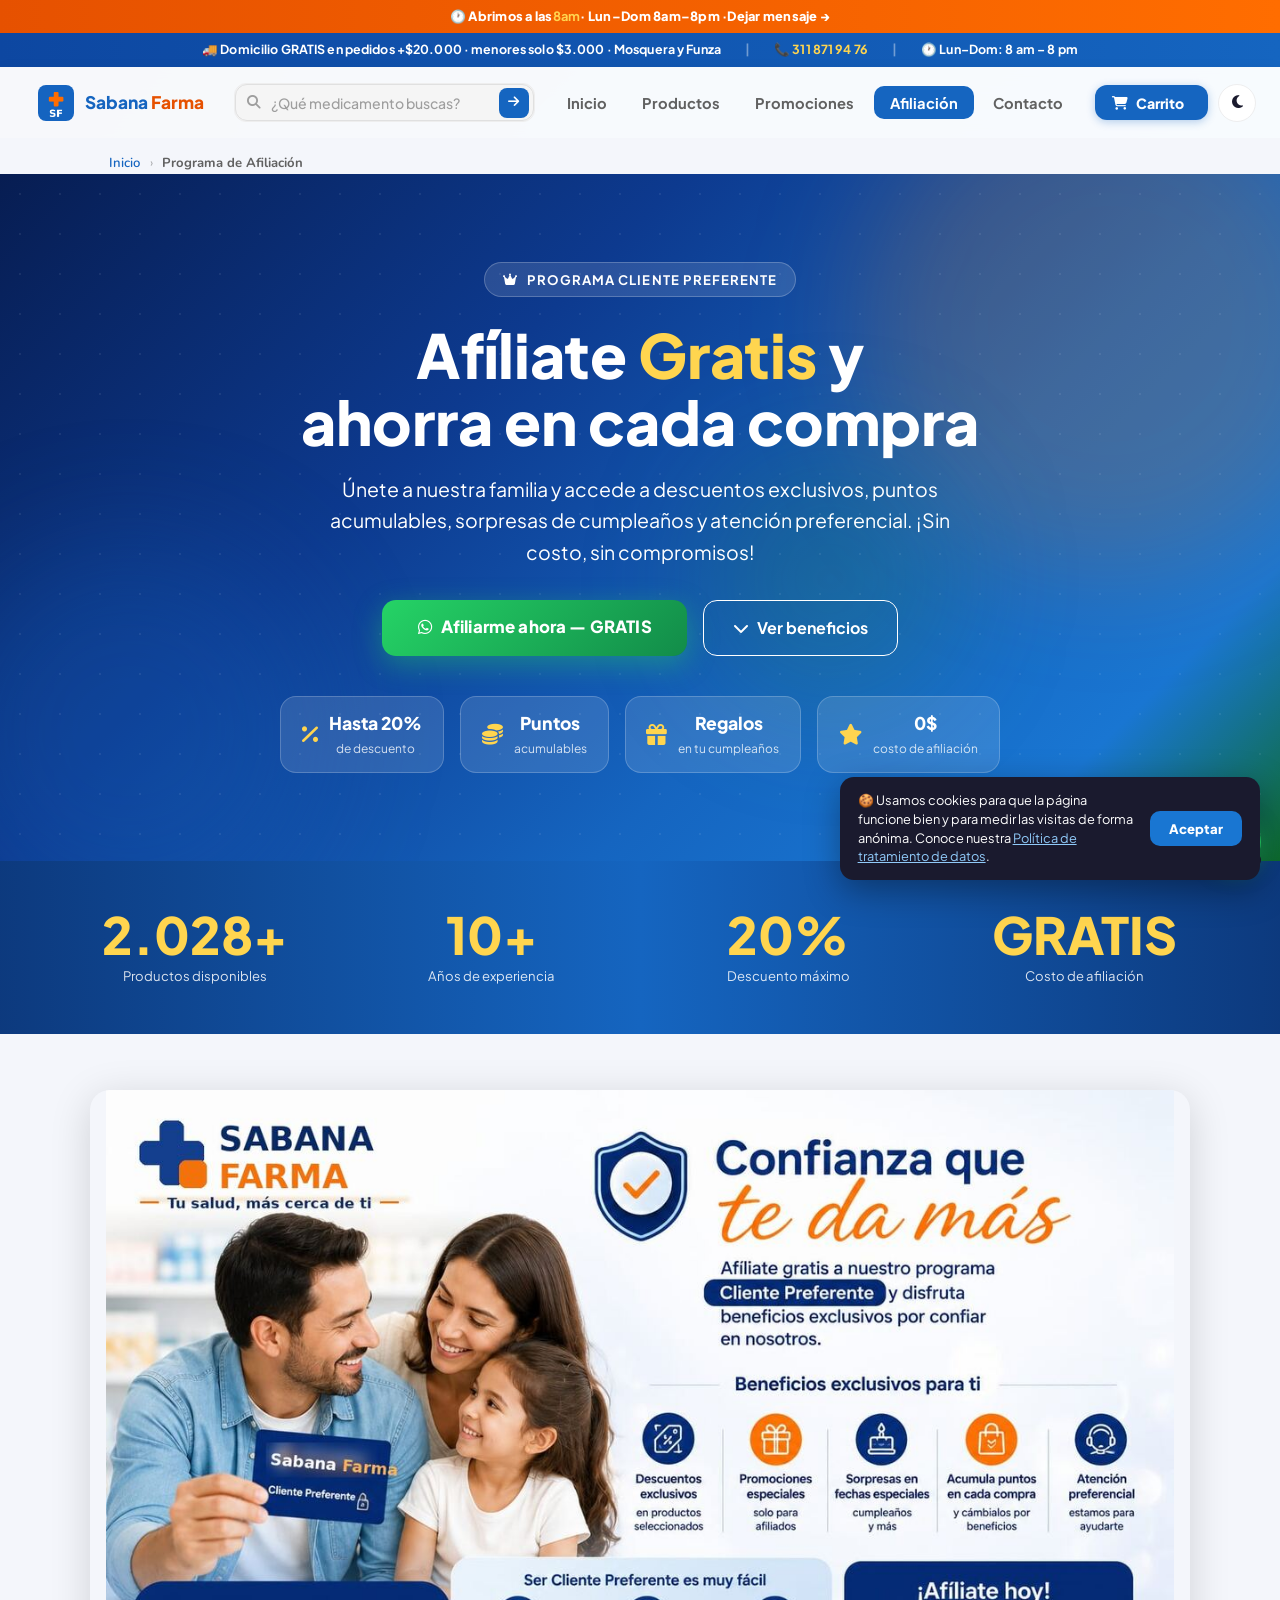
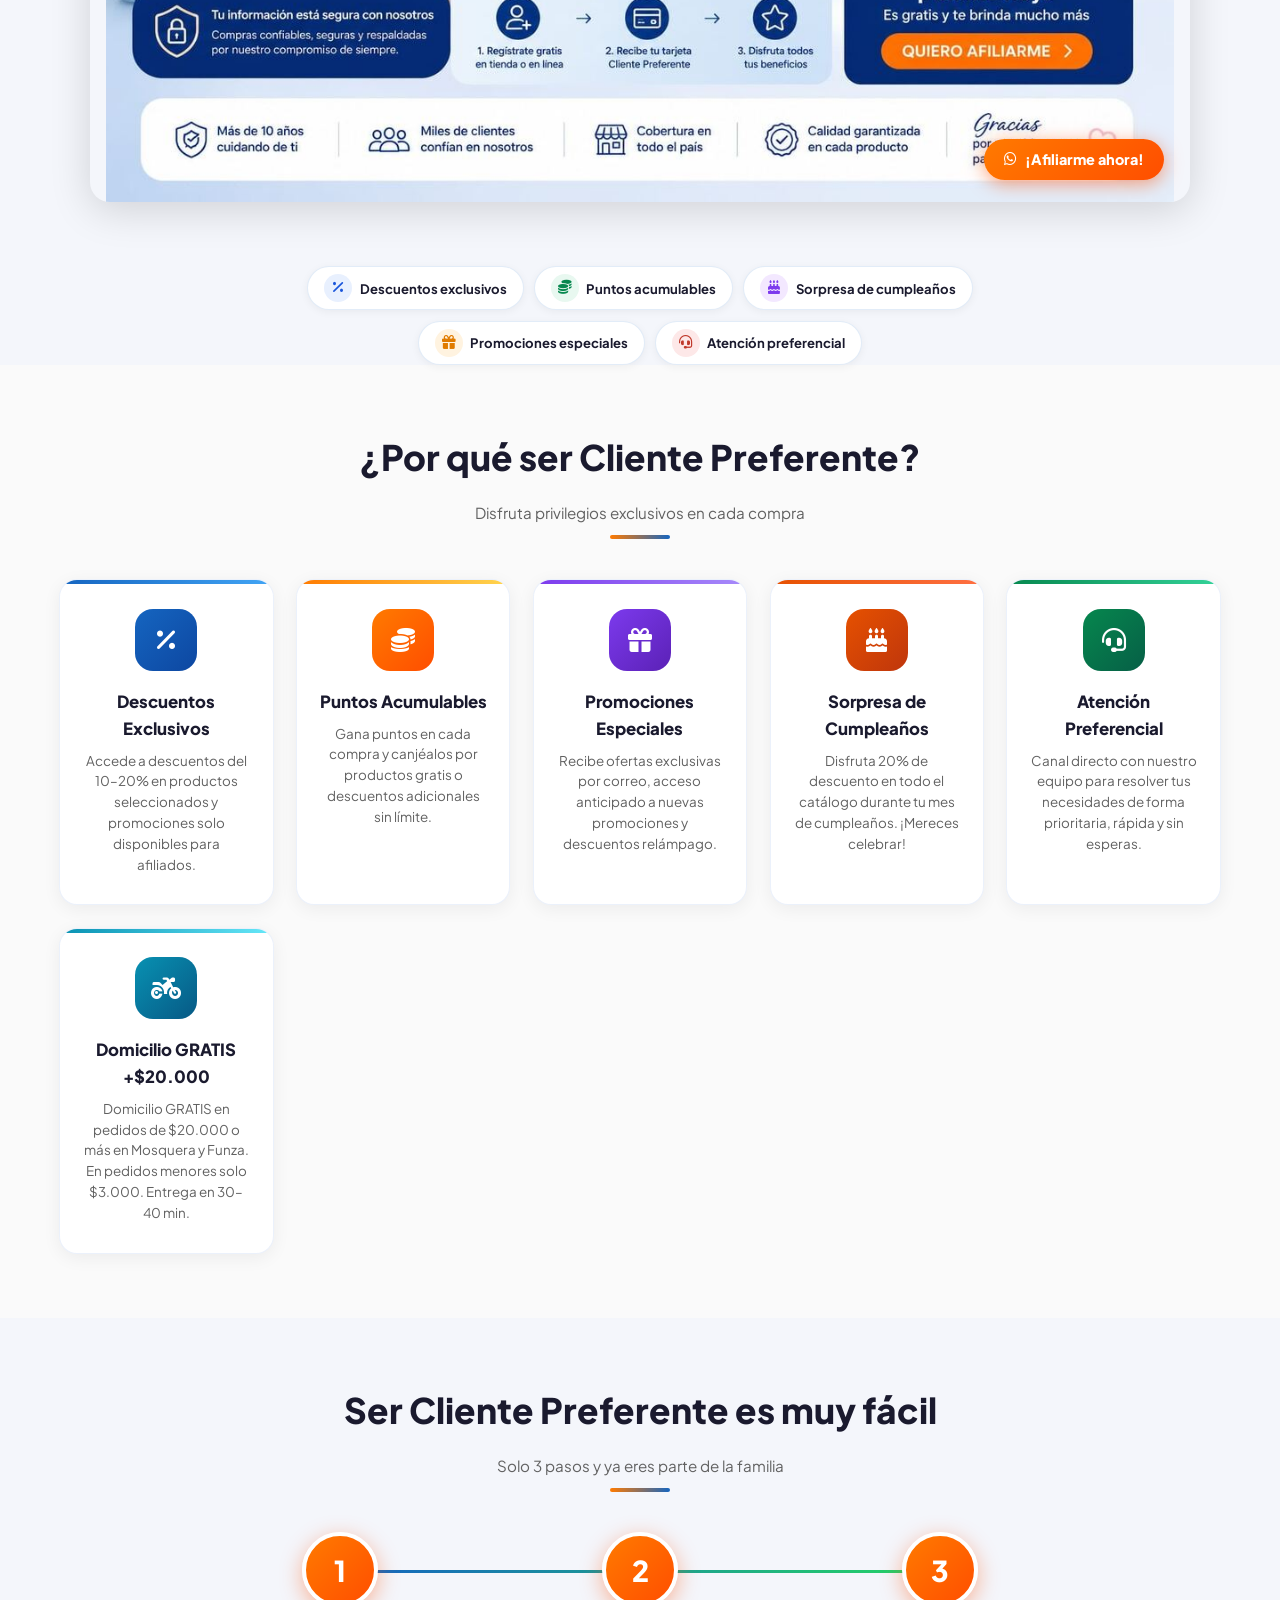
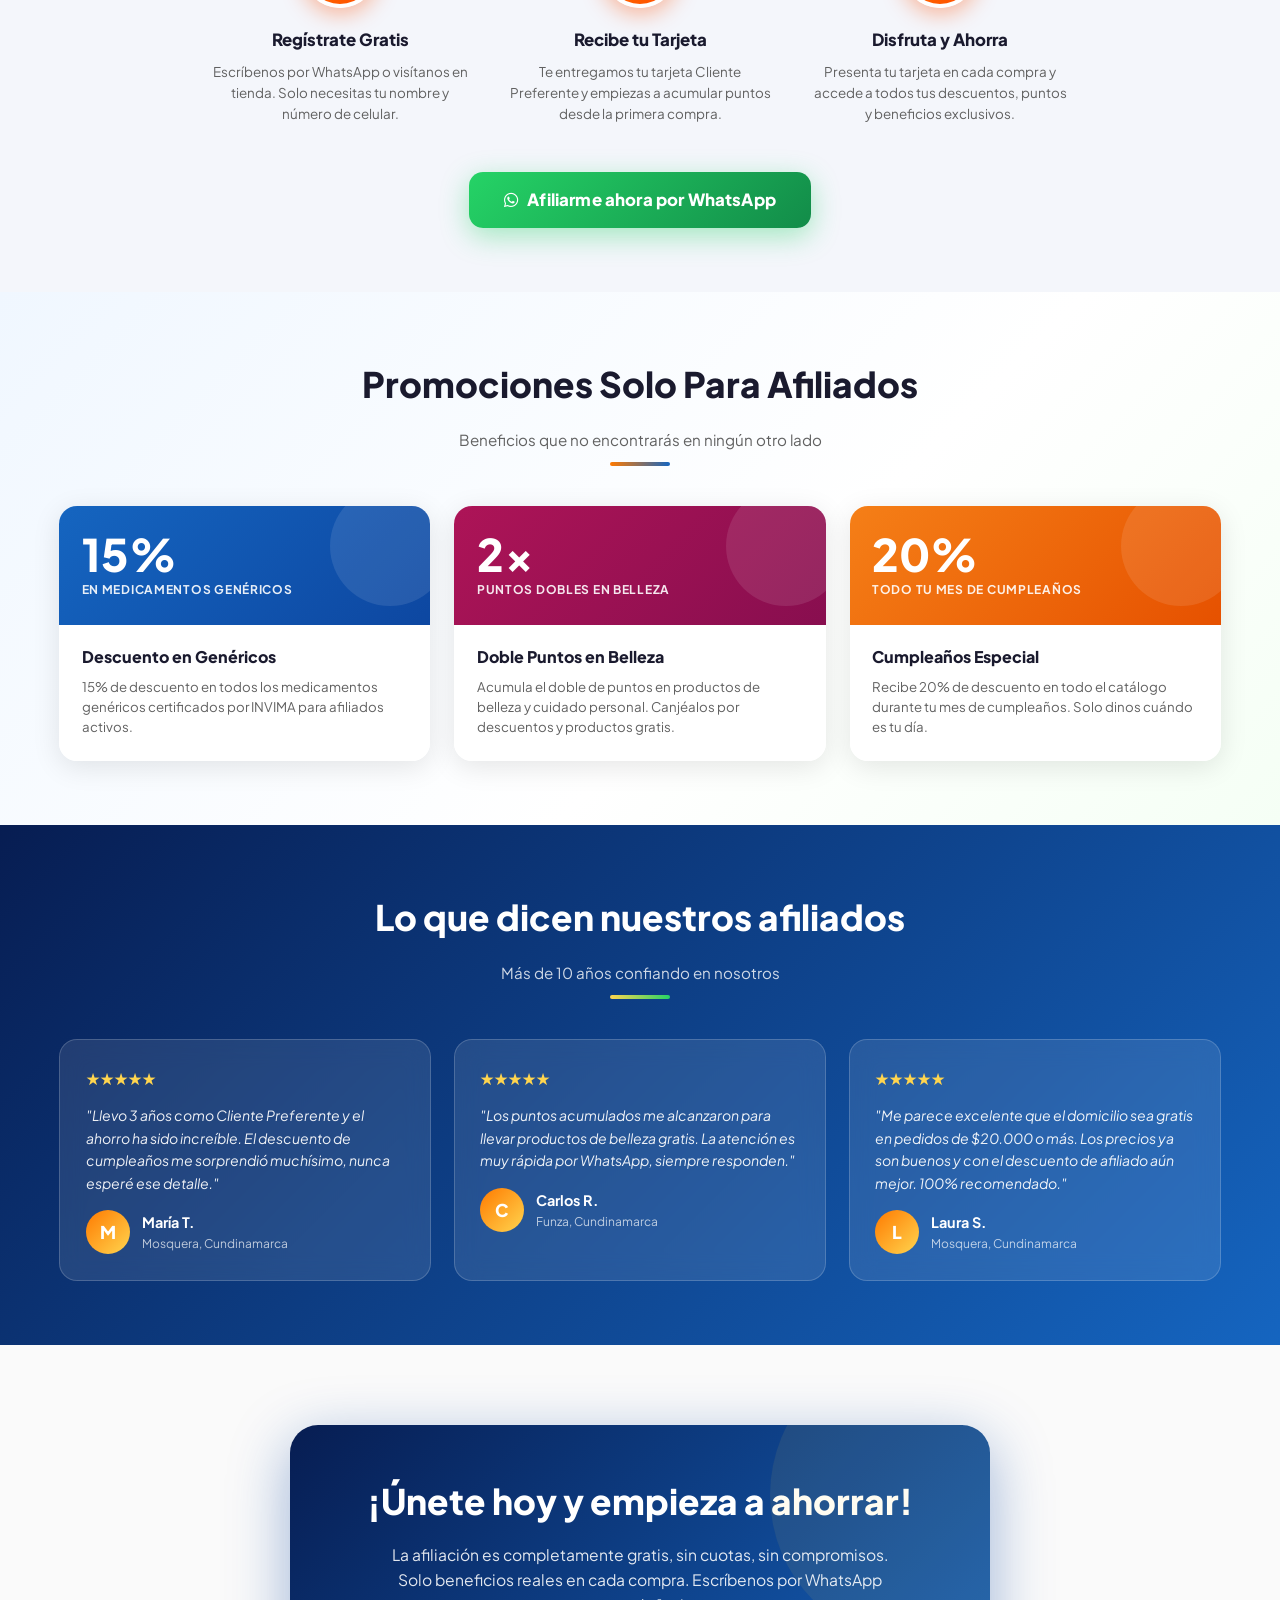
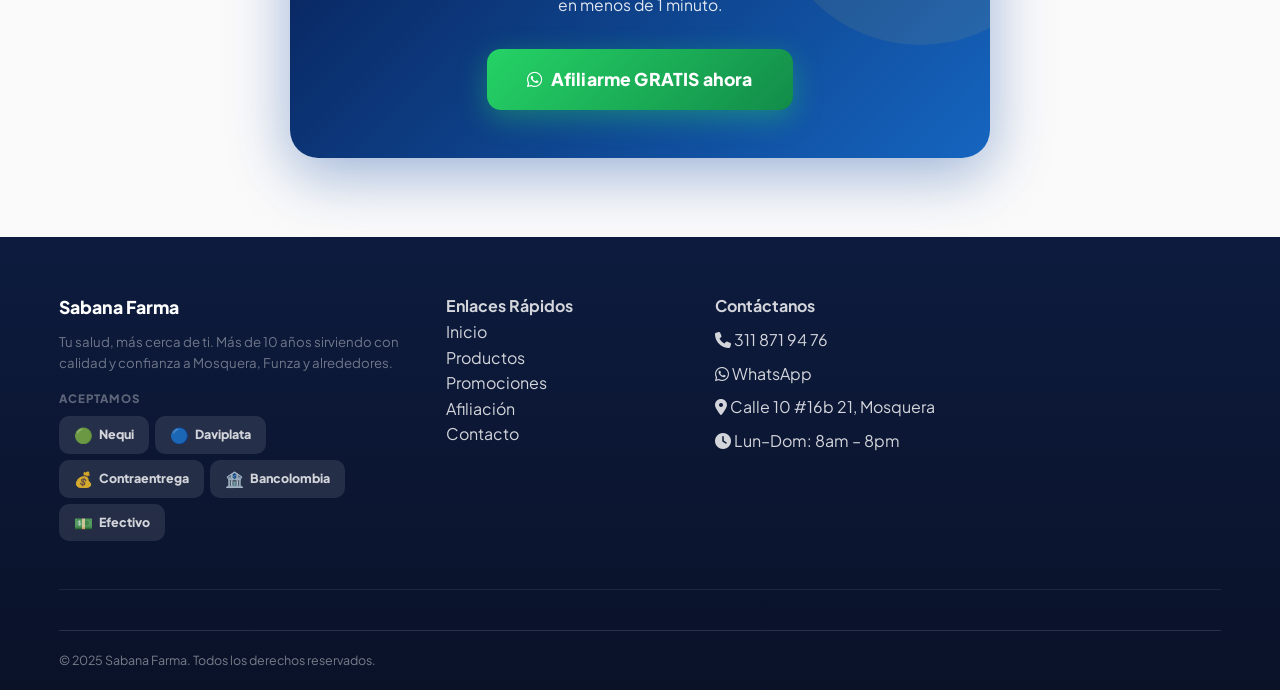
<file: afiliaciones.html>
<!DOCTYPE html>
<html lang="es">
<head>
  <meta charset="UTF-8">

  <!-- Google Analytics 4 (gtag.js) -->
  <script async src="https://www.googletagmanager.com/gtag/js?id=G-MCE43RVHCN"></script>
  <script>
    window.dataLayer = window.dataLayer || [];
    function gtag(){dataLayer.push(arguments);}
    gtag('js', new Date());
    gtag('config', 'G-MCE43RVHCN');
  </script>
  <script>
    (function(){
      try {
        var t = localStorage.getItem('tema');
        if (!t) t = (window.matchMedia && window.matchMedia('(prefers-color-scheme:dark)').matches) ? 'dark' : 'light';
        if (t === 'dark') document.documentElement.setAttribute('data-theme', 'dark');
      } catch(e) {}
    })();
  </script>
  <meta name="viewport" content="width=device-width, initial-scale=1.0">
  <title>Programa de Afiliación Gratis | Sabana Farma – Mosquera y Funza</title>
  <meta name="description" content="Afíliate GRATIS al programa Cliente Preferente de Sabana Farma: descuentos exclusivos, puntos dobles en belleza y promociones especiales en Mosquera y Funza.">
  <meta name="keywords" content="programa afiliación droguería Mosquera, cliente preferente farmacia, descuentos exclusivos Funza">
  <meta name="robots" content="index, follow">
  <meta name="theme-color" content="#1565C0">
  <link rel="canonical" href="https://sabanafarma.com/afiliaciones.html">
  <meta property="og:title" content="Programa de Afiliación Gratis | Sabana Farma">
  <meta property="og:description" content="Descuentos exclusivos, puntos dobles en belleza y promociones especiales. Afíliate gratis.">
  <meta property="og:type" content="website">
  <meta property="og:url" content="https://sabanafarma.com/afiliaciones.html">
  <meta property="og:site_name" content="Sabana Farma">
  <meta property="og:locale" content="es_CO">
  <meta property="og:image" content="https://sabanafarma.com/img/og-banner.jpg">
  <meta name="twitter:card" content="summary_large_image">
  <meta name="twitter:title" content="Programa de Afiliación Gratis | Sabana Farma">
  <meta name="twitter:description" content="Descuentos exclusivos y puntos dobles en belleza. Afíliate gratis en Mosquera y Funza.">
  <meta name="twitter:image" content="https://sabanafarma.com/img/og-banner.jpg">

  <!-- Schema.org: Breadcrumb -->
  <script type="application/ld+json">
  {
    "@context": "https://schema.org",
    "@type": "BreadcrumbList",
    "itemListElement": [
      { "@type": "ListItem", "position": 1, "name": "Inicio", "item": "https://sabanafarma.com/" },
      { "@type": "ListItem", "position": 2, "name": "Afiliación", "item": "https://sabanafarma.com/afiliaciones.html" }
    ]
  }
  </script>

  <link rel="icon" href="img/favicon.ico" sizes="48x48">
  <link rel="icon" href="img/favicon-32.png" sizes="32x32" type="image/png">
  <link rel="icon" href="img/favicon-16.png" sizes="16x16" type="image/png">
  <link rel="apple-touch-icon" href="img/apple-touch-icon.png" sizes="180x180">
  <link rel="manifest" href="manifest.json">
  <link rel="preconnect" href="https://fonts.googleapis.com">
  <link rel="preconnect" href="https://fonts.gstatic.com" crossorigin>
  <link href="https://fonts.googleapis.com/css2?family=Nunito:wght@400;600;700;800;900&family=Plus+Jakarta+Sans:wght@400;500;600;700;800&display=swap" rel="stylesheet">
  <link rel="preconnect" href="https://cdnjs.cloudflare.com" crossorigin>
  <link rel="stylesheet" href="https://cdnjs.cloudflare.com/ajax/libs/font-awesome/6.5.0/css/all.min.css">
  <link rel="stylesheet" href="css/estilos.css">

  <style>
/* ═══════════════════════════════════════════════
   AFILIACIONES CINEMATOGRÁFICO — Estilos propios
   Scoped bajo body.pagina-afiliacion para evitar
   afectar otras páginas
═══════════════════════════════════════════════ */

/* ── Keyframes globales ── */
@keyframes afiCinemaFadeUp {
  from { opacity:0; transform:translateY(40px); }
  to   { opacity:1; transform:translateY(0); }
}
@keyframes afiCinemaFadeLeft {
  from { opacity:0; transform:translateX(-50px); }
  to   { opacity:1; transform:translateX(0); }
}
@keyframes afiCinemaFadeRight {
  from { opacity:0; transform:translateX(50px); }
  to   { opacity:1; transform:translateX(0); }
}
@keyframes afiCinemaScale {
  from { opacity:0; transform:scale(.85); }
  to   { opacity:1; transform:scale(1); }
}
@keyframes afiPulseGlow {
  0%,100% { box-shadow:0 0 0 0 rgba(255,122,0,.4); }
  50%      { box-shadow:0 0 0 14px rgba(255,122,0,0); }
}
@keyframes afiFloat {
  0%,100% { transform:translateY(0); }
  50%      { transform:translateY(-8px); }
}
@keyframes afiShimmer {
  0%   { background-position:-600px 0; }
  100% { background-position:600px 0; }
}
@keyframes afiCounterUp {
  from { opacity:0; transform:translateY(20px); }
  to   { opacity:1; transform:translateY(0); }
}
@keyframes afiOrb1 {
  0%,100% { transform:translate(0,0) scale(1); }
  33%     { transform:translate(30px,-40px) scale(1.1); }
  66%     { transform:translate(-20px,20px) scale(.95); }
}
@keyframes afiOrb2 {
  0%,100% { transform:translate(0,0) scale(1); }
  33%     { transform:translate(-35px,30px) scale(.9); }
  66%     { transform:translate(25px,-15px) scale(1.05); }
}
@keyframes afiReveal {
  from { opacity:0; transform:translateY(32px); }
  to   { opacity:1; transform:translateY(0); }
}
@keyframes afiStagger1 { from{opacity:0;transform:translateY(30px)} to{opacity:1;transform:translateY(0)} }
@keyframes afiStagger2 { from{opacity:0;transform:translateY(30px)} to{opacity:1;transform:translateY(0)} }
@keyframes afiStagger3 { from{opacity:0;transform:translateY(30px)} to{opacity:1;transform:translateY(0)} }

/* ── HERO CINEMATOGRÁFICO ── */
body.pagina-afiliacion .afi-hero {
  position:relative;
  min-height:clamp(480px,72vh,700px);
  background:linear-gradient(135deg, #071d52 0%, #0d3a8f 35%, #1565C0 65%, #1976D2 85%, #0e6b2e 100%);
  overflow:hidden;
  display:flex;
  align-items:center;
  justify-content:center;
}

/* Orbes de fondo animados */
body.pagina-afiliacion .afi-hero-orb {
  position:absolute;
  border-radius:50%;
  filter:blur(60px);
  pointer-events:none;
}
body.pagina-afiliacion .afi-hero-orb-1 {
  width:500px; height:500px;
  background:rgba(255,122,0,.18);
  top:-100px; right:-80px;
  animation:afiOrb1 12s ease-in-out infinite;
}
body.pagina-afiliacion .afi-hero-orb-2 {
  width:380px; height:380px;
  background:rgba(21,101,192,.25);
  bottom:-60px; left:-60px;
  animation:afiOrb2 15s ease-in-out infinite;
}
body.pagina-afiliacion .afi-hero-orb-3 {
  width:260px; height:260px;
  background:rgba(46,125,50,.2);
  top:40%; right:25%;
  animation:afiOrb1 18s ease-in-out infinite reverse;
}

/* Partículas decorativas */
body.pagina-afiliacion .afi-hero-particles {
  position:absolute; inset:0;
  background-image:
    radial-gradient(circle, rgba(255,255,255,.07) 1px, transparent 1px);
  background-size:40px 40px;
  pointer-events:none;
}

body.pagina-afiliacion .afi-hero-content {
  position:relative;
  z-index:2;
  text-align:center;
  color:#fff;
  padding:2rem 1.5rem;
  max-width:860px;
  animation:afiCinemaFadeUp .9s cubic-bezier(.22,1,.36,1) both;
}

body.pagina-afiliacion .afi-hero-badge {
  display:inline-flex;
  align-items:center;
  gap:.5rem;
  background:rgba(255,255,255,.12);
  backdrop-filter:blur(8px);
  border:1px solid rgba(255,255,255,.22);
  border-radius:30px;
  padding:.4rem 1.1rem;
  font-size:.82rem;
  font-weight:700;
  text-transform:uppercase;
  letter-spacing:.08em;
  margin-bottom:1.5rem;
  animation:afiCinemaFadeUp .7s .2s both;
}

body.pagina-afiliacion .afi-hero-title {
  font-size:clamp(2rem,5.5vw,3.8rem);
  font-weight:900;
  line-height:1.1;
  margin-bottom:1.2rem;
  animation:afiCinemaFadeUp .8s .35s both;
}
body.pagina-afiliacion .afi-hero-title em {
  font-style:normal;
  color:#FFD54F;
}

body.pagina-afiliacion .afi-hero-sub {
  font-size:clamp(1rem,2vw,1.22rem);
  opacity:.9;
  max-width:620px;
  margin:0 auto 2rem;
  line-height:1.6;
  animation:afiCinemaFadeUp .8s .5s both;
}

body.pagina-afiliacion .afi-hero-btns {
  display:flex;
  gap:1rem;
  justify-content:center;
  flex-wrap:wrap;
  animation:afiCinemaFadeUp .8s .65s both;
}

body.pagina-afiliacion .afi-btn-primary {
  display:inline-flex;
  align-items:center;
  gap:.55rem;
  background:linear-gradient(135deg,#25D366,#128c49);
  color:#fff;
  font-weight:800;
  font-size:1.05rem;
  padding:.9rem 2.2rem;
  border-radius:40px;
  text-decoration:none;
  box-shadow:0 8px 28px rgba(37,211,102,.4);
  transition:transform .22s, box-shadow .22s;
  animation:afiPulseGlow 2.5s ease-in-out infinite;
}
body.pagina-afiliacion .afi-btn-primary:hover {
  transform:translateY(-3px) scale(1.04);
  box-shadow:0 14px 40px rgba(37,211,102,.55);
}

body.pagina-afiliacion .afi-btn-secondary {
  display:inline-flex;
  align-items:center;
  gap:.55rem;
  background:rgba(255,255,255,.12);
  backdrop-filter:blur(6px);
  color:#fff;
  font-weight:700;
  font-size:1rem;
  padding:.85rem 2rem;
  border-radius:40px;
  border:1.5px solid rgba(255,255,255,.35);
  text-decoration:none;
  transition:background .2s, border-color .2s, transform .2s;
}
body.pagina-afiliacion .afi-btn-secondary:hover {
  background:rgba(255,255,255,.22);
  border-color:rgba(255,255,255,.7);
  transform:translateY(-2px);
}

/* Float cards sobre hero */
body.pagina-afiliacion .afi-hero-float-cards {
  display:flex;
  gap:1rem;
  justify-content:center;
  flex-wrap:wrap;
  margin-top:2.5rem;
  animation:afiCinemaFadeUp .8s .8s both;
}
body.pagina-afiliacion .afi-float-card {
  background:rgba(255,255,255,.12);
  backdrop-filter:blur(12px);
  border:1px solid rgba(255,255,255,.2);
  border-radius:16px;
  padding:.8rem 1.3rem;
  display:flex;
  align-items:center;
  gap:.7rem;
  color:#fff;
  font-size:.85rem;
}
body.pagina-afiliacion .afi-float-card i {
  font-size:1.3rem;
  color:#FFD54F;
}
body.pagina-afiliacion .afi-float-card strong {
  display:block;
  font-size:1.1rem;
  font-weight:900;
}
body.pagina-afiliacion .afi-float-card span {
  font-size:.75rem;
  opacity:.8;
}

/* ── STATS ANIMADOS ── */
body.pagina-afiliacion .afi-stats-section {
  background:var(--azul,#1565C0);
  padding:3rem 0;
  position:relative;
  overflow:hidden;
}
body.pagina-afiliacion .afi-stats-section::before {
  content:'';
  position:absolute;
  inset:0;
  background:linear-gradient(90deg,#071d52,#1565C0,#071d52);
  opacity:.6;
}
body.pagina-afiliacion .afi-stats-grid {
  position:relative;
  display:grid;
  grid-template-columns:repeat(auto-fit,minmax(160px,1fr));
  gap:1.5rem;
  text-align:center;
  color:#fff;
}
body.pagina-afiliacion .afi-stat-item {
  animation:afiReveal .7s ease both;
}
body.pagina-afiliacion .afi-stat-num {
  font-size:clamp(2rem,4vw,3.2rem);
  font-weight:900;
  color:#FFD54F;
  line-height:1;
  display:block;
}
body.pagina-afiliacion .afi-stat-label {
  font-size:.82rem;
  opacity:.85;
  margin-top:.3rem;
  display:block;
}

/* ── SECCIÓN BANNER ── */
body.pagina-afiliacion .afi-banner-section {
  padding:3.5rem 0 2rem;
}
body.pagina-afiliacion .afi-banner-wrap {
  max-width:1100px;
  margin:0 auto;
  padding:0 1rem;
  border-radius:20px;
  overflow:hidden;
  box-shadow:0 8px 40px rgba(0,0,0,.15);
  position:relative;
  animation:afiCinemaScale .8s cubic-bezier(.22,1,.36,1) both;
  transition:transform .35s, box-shadow .35s;
}
body.pagina-afiliacion .afi-banner-wrap:hover {
  transform:translateY(-4px);
  box-shadow:0 18px 60px rgba(0,0,0,.22);
}
body.pagina-afiliacion .afi-banner-wrap img {
  width:100%;
  height:auto;
  display:block;
}
body.pagina-afiliacion .afi-banner-cta {
  position:absolute;
  bottom:1.4rem;
  right:1.6rem;
  background:linear-gradient(135deg,#ff7a00,#ff4e00);
  color:#fff;
  font-weight:800;
  font-size:.9rem;
  padding:.55rem 1.3rem;
  border-radius:30px;
  text-decoration:none;
  display:flex;
  align-items:center;
  gap:.45rem;
  box-shadow:0 4px 18px rgba(255,78,0,.5);
  animation:afiPulseGlow 2s ease-in-out infinite, afiFloat 3s ease-in-out infinite;
  transition:transform .2s;
}
body.pagina-afiliacion .afi-banner-cta:hover { transform:scale(1.07); }

/* ── BENEFICIOS CARDS ── */
body.pagina-afiliacion .afi-benefits-section {
  padding:4rem 0;
  background:var(--gris-50,#fafafa);
}
[data-theme="dark"] body.pagina-afiliacion .afi-benefits-section,
body.pagina-afiliacion.oscuro .afi-benefits-section {
  background:#0f1929;
}
body.pagina-afiliacion .afi-section-title {
  text-align:center;
  font-size:clamp(1.5rem,3vw,2.2rem);
  font-weight:900;
  color:var(--texto,#1a1a2e);
  margin-bottom:.6rem;
  position:relative;
  display:inline-block;
}
body.pagina-afiliacion .afi-section-title-wrap {
  text-align:center;
  margin-bottom:2.5rem;
}
body.pagina-afiliacion .afi-section-sub {
  color:var(--gris-700,#616161);
  font-size:.95rem;
  margin-top:.4rem;
}
body.pagina-afiliacion .afi-section-line {
  display:block;
  width:60px;
  height:4px;
  background:linear-gradient(90deg,#ff7a00,#1565C0);
  border-radius:4px;
  margin:.6rem auto 0;
}

body.pagina-afiliacion .afi-benefits-grid {
  display:grid;
  grid-template-columns:repeat(auto-fit,minmax(210px,1fr));
  gap:1.4rem;
}
body.pagina-afiliacion .afi-benefit-card {
  background:#fff;
  border-radius:18px;
  padding:1.8rem 1.4rem;
  text-align:center;
  border:1.5px solid rgba(0,82,204,.08);
  box-shadow:0 4px 18px rgba(0,0,0,.06);
  transition:transform .25s, box-shadow .25s, border-color .25s;
  position:relative;
  overflow:hidden;
}
body.pagina-afiliacion .afi-benefit-card::before {
  content:'';
  position:absolute;
  top:0; left:0; right:0;
  height:4px;
  background:var(--card-accent,linear-gradient(90deg,#1565C0,#25D366));
  border-radius:18px 18px 0 0;
}
body.pagina-afiliacion .afi-benefit-card:hover {
  transform:translateY(-7px);
  box-shadow:0 16px 48px rgba(21,101,192,.15);
  border-color:rgba(21,101,192,.22);
}
body.pagina-afiliacion .afi-benefit-icon {
  width:62px; height:62px;
  border-radius:18px;
  display:flex;
  align-items:center;
  justify-content:center;
  margin:0 auto 1.1rem;
  font-size:1.5rem;
  color:#fff;
  position:relative;
}
body.pagina-afiliacion .afi-benefit-card h3 {
  font-weight:800;
  font-size:1.05rem;
  margin-bottom:.5rem;
  color:var(--texto,#1a1a2e);
}
body.pagina-afiliacion .afi-benefit-card p {
  font-size:.84rem;
  color:var(--gris-700,#616161);
  line-height:1.55;
}
[data-theme="dark"] body.pagina-afiliacion .afi-benefit-card,
body.pagina-afiliacion.oscuro .afi-benefit-card {
  background:rgba(255,255,255,.05);
  border-color:rgba(255,255,255,.1);
}
[data-theme="dark"] body.pagina-afiliacion .afi-benefit-card h3,
body.pagina-afiliacion.oscuro .afi-benefit-card h3 {
  color:#e2e8f0;
}

/* ── TIMELINE DE PASOS ── */
body.pagina-afiliacion .afi-steps-section {
  padding:4rem 0;
  position:relative;
}
body.pagina-afiliacion .afi-steps-timeline {
  display:grid;
  grid-template-columns:repeat(auto-fit,minmax(220px,1fr));
  gap:0;
  position:relative;
  max-width:900px;
  margin:0 auto;
}
body.pagina-afiliacion .afi-steps-timeline::before {
  content:'';
  position:absolute;
  top:38px;
  left:calc(50%/3 + 16px);
  right:calc(50%/3 + 16px);
  height:3px;
  background:linear-gradient(90deg,#1565C0,#25D366);
  z-index:0;
}
body.pagina-afiliacion .afi-step {
  text-align:center;
  padding:0 1.2rem;
  position:relative;
  z-index:1;
}
body.pagina-afiliacion .afi-step-num {
  width:76px; height:76px;
  border-radius:50%;
  background:linear-gradient(135deg,#ff7a00,#ff4e00);
  color:#fff;
  font-size:1.8rem;
  font-weight:900;
  display:flex;
  align-items:center;
  justify-content:center;
  margin:0 auto 1.2rem;
  box-shadow:0 6px 22px rgba(255,78,0,.4);
  border:4px solid #fff;
  transition:transform .25s;
  position:relative;
}
body.pagina-afiliacion .afi-step:hover .afi-step-num {
  transform:scale(1.12);
}
body.pagina-afiliacion .afi-step h4 {
  font-weight:800;
  font-size:1.05rem;
  margin-bottom:.5rem;
  color:var(--texto,#1a1a2e);
}
body.pagina-afiliacion .afi-step p {
  font-size:.84rem;
  color:var(--gris-700,#616161);
  line-height:1.55;
}
[data-theme="dark"] body.pagina-afiliacion .afi-step h4,
body.pagina-afiliacion.oscuro .afi-step h4 { color:#e2e8f0; }

/* ── PROMOS EXCLUSIVAS ── */
body.pagina-afiliacion .afi-promos-section {
  padding:4rem 0;
  background:linear-gradient(135deg,#f0f7ff,#fff 60%,#f5fff5);
}
[data-theme="dark"] body.pagina-afiliacion .afi-promos-section,
body.pagina-afiliacion.oscuro .afi-promos-section {
  background:#0f1929;
}
body.pagina-afiliacion .afi-promos-grid {
  display:grid;
  grid-template-columns:repeat(auto-fit,minmax(260px,1fr));
  gap:1.5rem;
}
body.pagina-afiliacion .afi-promo-card {
  border-radius:18px;
  overflow:hidden;
  box-shadow:0 6px 28px rgba(0,0,0,.1);
  transition:transform .25s, box-shadow .25s;
  display:flex;
  flex-direction:column;
}
body.pagina-afiliacion .afi-promo-card:hover {
  transform:translateY(-6px);
  box-shadow:0 18px 50px rgba(0,0,0,.16);
}
body.pagina-afiliacion .afi-promo-header {
  padding:1.6rem 1.4rem;
  color:#fff;
  position:relative;
  overflow:hidden;
}
body.pagina-afiliacion .afi-promo-header::before {
  content:'';
  position:absolute;
  right:-20px; top:-20px;
  width:120px; height:120px;
  border-radius:50%;
  background:rgba(255,255,255,.1);
}
body.pagina-afiliacion .afi-promo-pct {
  font-size:2.8rem;
  font-weight:900;
  line-height:1;
}
body.pagina-afiliacion .afi-promo-tag {
  font-size:.75rem;
  font-weight:700;
  opacity:.9;
  text-transform:uppercase;
  letter-spacing:.06em;
  margin-top:.2rem;
}
body.pagina-afiliacion .afi-promo-body {
  background:#fff;
  flex:1;
  padding:1.2rem 1.4rem 1.5rem;
}
[data-theme="dark"] body.pagina-afiliacion .afi-promo-body,
body.pagina-afiliacion.oscuro .afi-promo-body {
  background:#1a2340;
}
body.pagina-afiliacion .afi-promo-body h3 {
  font-weight:800;
  font-size:1rem;
  margin-bottom:.5rem;
  color:var(--texto,#1a1a2e);
}
[data-theme="dark"] body.pagina-afiliacion .afi-promo-body h3,
body.pagina-afiliacion.oscuro .afi-promo-body h3 { color:#e2e8f0; }
body.pagina-afiliacion .afi-promo-body p {
  font-size:.83rem;
  color:var(--gris-700,#616161);
  line-height:1.5;
}

/* ── TESTIMONIOS ── */
body.pagina-afiliacion .afi-testimonios-section {
  padding:4rem 0;
  background:var(--azul,#1565C0);
  position:relative;
  overflow:hidden;
}
body.pagina-afiliacion .afi-testimonios-section::before {
  content:'';
  position:absolute;
  inset:0;
  background:linear-gradient(135deg,#071d52,#1565C0);
}
body.pagina-afiliacion .afi-testimonios-grid {
  position:relative;
  display:grid;
  grid-template-columns:repeat(auto-fit,minmax(260px,1fr));
  gap:1.4rem;
}
body.pagina-afiliacion .afi-testimonial {
  background:rgba(255,255,255,.1);
  backdrop-filter:blur(12px);
  border:1px solid rgba(255,255,255,.18);
  border-radius:18px;
  padding:1.6rem;
  color:#fff;
  transition:background .2s, transform .25s;
}
body.pagina-afiliacion .afi-testimonial:hover {
  background:rgba(255,255,255,.17);
  transform:translateY(-4px);
}
body.pagina-afiliacion .afi-testimonial-stars {
  color:#FFD54F;
  font-size:1rem;
  margin-bottom:.8rem;
}
body.pagina-afiliacion .afi-testimonial p {
  font-size:.88rem;
  opacity:.92;
  line-height:1.6;
  margin-bottom:1rem;
  font-style:italic;
}
body.pagina-afiliacion .afi-testimonial-author {
  display:flex;
  align-items:center;
  gap:.75rem;
}
body.pagina-afiliacion .afi-testimonial-avatar {
  width:44px; height:44px;
  border-radius:50%;
  background:linear-gradient(135deg,#ff7a00,#FFD54F);
  display:flex;
  align-items:center;
  justify-content:center;
  font-size:1.1rem;
  font-weight:900;
  color:#fff;
  flex-shrink:0;
}
body.pagina-afiliacion .afi-testimonial-name {
  font-weight:700;
  font-size:.9rem;
}
body.pagina-afiliacion .afi-testimonial-role {
  font-size:.75rem;
  opacity:.7;
}

/* ── CTA FINAL ── */
body.pagina-afiliacion .afi-cta-section {
  padding:5rem 0;
  text-align:center;
  background:var(--gris-50,#fafafa);
}
[data-theme="dark"] body.pagina-afiliacion .afi-cta-section,
body.pagina-afiliacion.oscuro .afi-cta-section { background:#0f1929; }
body.pagina-afiliacion .afi-cta-box {
  background:linear-gradient(135deg,#071d52,#1565C0);
  border-radius:28px;
  padding:3rem 2rem;
  color:#fff;
  max-width:700px;
  margin:0 auto;
  position:relative;
  overflow:hidden;
  box-shadow:0 16px 60px rgba(13,71,161,.4);
  animation:afiCinemaScale .8s cubic-bezier(.22,1,.36,1) both;
}
body.pagina-afiliacion .afi-cta-box::before {
  content:'';
  position:absolute;
  width:300px; height:300px;
  border-radius:50%;
  background:rgba(255,213,79,.08);
  top:-80px; right:-80px;
}
body.pagina-afiliacion .afi-cta-box h2 {
  font-size:clamp(1.5rem,3vw,2.2rem);
  font-weight:900;
  margin-bottom:.8rem;
}
body.pagina-afiliacion .afi-cta-box p {
  opacity:.88;
  margin-bottom:2rem;
  font-size:.98rem;
  line-height:1.6;
  max-width:500px;
  margin-left:auto;
  margin-right:auto;
}

/* ── CHIPS DE BENEFICIOS RÁPIDOS ── */
body.pagina-afiliacion .afi-chips {
  display:flex;
  flex-wrap:wrap;
  gap:.65rem;
  justify-content:center;
  margin:2rem auto 0;
  max-width:900px;
}
body.pagina-afiliacion .afi-chip {
  display:flex;
  align-items:center;
  gap:.45rem;
  background:#fff;
  border:1.5px solid rgba(21,101,192,.12);
  border-radius:30px;
  padding:.45rem 1rem;
  font-weight:700;
  font-size:.82rem;
  color:var(--texto,#1a1a2e);
  box-shadow:0 2px 8px rgba(0,0,0,.05);
  transition:transform .2s, box-shadow .2s, border-color .2s;
}
body.pagina-afiliacion .afi-chip:hover {
  transform:translateY(-3px);
  box-shadow:0 8px 22px rgba(21,101,192,.15);
  border-color:rgba(21,101,192,.3);
}
body.pagina-afiliacion .afi-chip-icon {
  width:28px; height:28px;
  border-radius:50%;
  display:flex;
  align-items:center;
  justify-content:center;
  font-size:.85rem;
  flex-shrink:0;
}
[data-theme="dark"] body.pagina-afiliacion .afi-chip,
body.pagina-afiliacion.oscuro .afi-chip {
  background:rgba(255,255,255,.07);
  border-color:rgba(255,255,255,.12);
  color:#e2e8f0;
}

/* ── RESPONSIVE ── */
@media (max-width:768px) {
  body.pagina-afiliacion .afi-hero { min-height:clamp(420px,80vh,580px); }
  body.pagina-afiliacion .afi-hero-btns { flex-direction:column; align-items:center; }
  body.pagina-afiliacion .afi-hero-float-cards { flex-direction:column; align-items:center; }
  body.pagina-afiliacion .afi-steps-timeline::before { display:none; }
  body.pagina-afiliacion .afi-steps-timeline { grid-template-columns:1fr; gap:2rem; }
  body.pagina-afiliacion .afi-banner-cta { font-size:.78rem; padding:.42rem .9rem; }
}
@media (max-width:480px) {
  body.pagina-afiliacion .afi-stat-num { font-size:2.2rem; }
}
  </style>
</head>
<body class="pagina-afiliacion">

  <!-- PROMO DEL DÍA -->
  <div class="promo-dia-bar" id="promoDiaBar" aria-label="Promoción del día" role="banner"></div>

  <!-- NAVBAR -->
  <header class="header" role="banner">
    <div class="top-bar">
      <span>🚚 Domicilio GRATIS en pedidos +$20.000 · menores solo $3.000 · Mosquera y Funza</span>
      <span class="top-bar-sep">|</span>
      <a href="tel:+573118719476">📞 311 871 94 76</a>
      <span class="top-bar-sep">|</span>
      <span>🕐 Lun–Dom: 8 am – 8 pm</span>
    </div>
    <nav class="navbar" role="navigation" aria-label="Menú principal">
      <div class="navbar-brand">
        <a href="index.html">
          <img src="img/icono.jpg" alt="Sabana Farma" onerror="this.style.display='none'">
          <span>Sabana <em>Farma</em></span>
        </a>
      </div>
      <button class="navbar-toggle" id="navToggle" aria-label="Toggle navigation" aria-expanded="false">
        <span></span><span></span><span></span>
      </button>
      <ul class="navbar-links" id="navLinks">
        <li><a href="index.html">Inicio</a></li>
        <li><a href="productos.html">Productos</a></li>
        <li><a href="promociones.html">Promociones</a></li>
        <li><a href="afiliaciones.html" class="activo">Afiliación</a></li>
        <li><a href="contacto.html">Contacto</a></li>
      </ul>
      <div style="display:flex;align-items:center;gap:.6rem;margin-left:auto">
        <button class="btn-carrito" id="btnAbrirCarrito" aria-label="Abrir carrito">
          <i class="fas fa-shopping-cart"></i> Carrito
          <span class="carrito-badge oculto" aria-live="polite">0</span>
        </button>
        <button class="btn-tema" id="btnTema" onclick="toggleTema()" aria-label="Cambiar tema">
          <i class="fas fa-moon"></i>
        </button>
      </div>
    </nav>
  </header>

  <!-- BREADCRUMB -->
  <div style="max-width:1100px;margin:.9rem auto 0;padding:0 1.2rem;font-size:.82rem;color:var(--gris-700,#616161);font-family:'Nunito',sans-serif">
    <a href="index.html" style="color:var(--azul,#1565C0);text-decoration:none;font-weight:600">Inicio</a>
    <span style="margin:0 .4rem;opacity:.5">›</span>
    <span style="font-weight:700">Programa de Afiliación</span>
  </div>

  <!-- ══════════════════════════
       HERO CINEMATOGRÁFICO
  ══════════════════════════ -->
  <section class="afi-hero" aria-label="Programa Cliente Preferente">
    <div class="afi-hero-orb afi-hero-orb-1" aria-hidden="true"></div>
    <div class="afi-hero-orb afi-hero-orb-2" aria-hidden="true"></div>
    <div class="afi-hero-orb afi-hero-orb-3" aria-hidden="true"></div>
    <div class="afi-hero-particles" aria-hidden="true"></div>

    <div class="afi-hero-content">
      <div class="afi-hero-badge">
        <i class="fas fa-crown"></i> Programa Cliente Preferente
      </div>
      <h1 class="afi-hero-title">
        Afíliate <em>Gratis</em> y<br>ahorra en cada compra
      </h1>
      <p class="afi-hero-sub">
        Únete a nuestra familia y accede a descuentos exclusivos, puntos acumulables, sorpresas de cumpleaños y atención preferencial. ¡Sin costo, sin compromisos!
      </p>
      <div class="afi-hero-btns">
        <a href="https://wa.me/573118719476?text=Hola%2C+quiero+afiliarme+al+programa+Cliente+Preferente+de+Droguer%C3%ADas+Econ%C3%B3micas+%F0%9F%91%8D"
           target="_blank" rel="noopener"
           class="afi-btn-primary"
           aria-label="Afiliarme gratis por WhatsApp">
          <i class="fab fa-whatsapp"></i> Afiliarme ahora — GRATIS
        </a>
        <a href="#beneficios" class="afi-btn-secondary">
          <i class="fas fa-chevron-down"></i> Ver beneficios
        </a>
      </div>
      <div class="afi-hero-float-cards">
        <div class="afi-float-card">
          <i class="fas fa-percent"></i>
          <div><strong>Hasta 20%</strong><span>de descuento</span></div>
        </div>
        <div class="afi-float-card">
          <i class="fas fa-coins"></i>
          <div><strong>Puntos</strong><span>acumulables</span></div>
        </div>
        <div class="afi-float-card">
          <i class="fas fa-gift"></i>
          <div><strong>Regalos</strong><span>en tu cumpleaños</span></div>
        </div>
        <div class="afi-float-card">
          <i class="fas fa-star"></i>
          <div><strong>0$</strong><span>costo de afiliación</span></div>
        </div>
      </div>
    </div>
  </section>

  <!-- ══════════════════════════
       STATS ANIMADOS
  ══════════════════════════ -->
  <section class="afi-stats-section" aria-label="Estadísticas del programa">
    <div class="container">
      <div class="afi-stats-grid">
        <div class="afi-stat-item" style="animation-delay:.1s">
          <span class="afi-stat-num" data-target="2028">2.028+</span>
          <span class="afi-stat-label">Productos disponibles</span>
        </div>
        <div class="afi-stat-item" style="animation-delay:.2s">
          <span class="afi-stat-num" data-target="10">10+</span>
          <span class="afi-stat-label">Años de experiencia</span>
        </div>
        <div class="afi-stat-item" style="animation-delay:.3s">
          <span class="afi-stat-num" data-target="20">20%</span>
          <span class="afi-stat-label">Descuento máximo</span>
        </div>
        <div class="afi-stat-item" style="animation-delay:.4s">
          <span class="afi-stat-num">GRATIS</span>
          <span class="afi-stat-label">Costo de afiliación</span>
        </div>
      </div>
    </div>
  </section>

  <!-- ══════════════════════════
       BANNER CLIENTE PREFERENTE
  ══════════════════════════ -->
  <section class="afi-banner-section" aria-label="Banner Cliente Preferente">
    <div class="afi-banner-wrap" id="afiBannerWrap">
      <img id="bannerAfiliacionImg" src="img/banner-afiliacion.jpg" alt="Sabana Farma — Programa Cliente Preferente: Afíliate gratis y disfruta descuentos exclusivos, puntos acumulables y atención preferencial." loading="eager">
      <a href="https://wa.me/573118719476?text=Hola%2C+quiero+afiliarme+al+programa+Cliente+Preferente"
         target="_blank" rel="noopener"
         class="afi-banner-cta"
         aria-label="Afiliarme ahora por WhatsApp">
        <i class="fab fa-whatsapp"></i> ¡Afiliarme ahora!
      </a>
    </div>
  </section>

  <!-- CHIPS RÁPIDOS -->
  <div class="afi-chips container" role="list" aria-label="Beneficios rápidos">
    <div class="afi-chip" role="listitem">
      <span class="afi-chip-icon" style="background:#e8f0fe;color:#1a56db"><i class="fas fa-percent"></i></span>
      Descuentos exclusivos
    </div>
    <div class="afi-chip" role="listitem">
      <span class="afi-chip-icon" style="background:#e8f8f0;color:#06874e"><i class="fas fa-coins"></i></span>
      Puntos acumulables
    </div>
    <div class="afi-chip" role="listitem">
      <span class="afi-chip-icon" style="background:#f3e8ff;color:#7c3aed"><i class="fas fa-birthday-cake"></i></span>
      Sorpresa de cumpleaños
    </div>
    <div class="afi-chip" role="listitem">
      <span class="afi-chip-icon" style="background:#fff3e0;color:#e07b00"><i class="fas fa-gift"></i></span>
      Promociones especiales
    </div>
    <div class="afi-chip" role="listitem">
      <span class="afi-chip-icon" style="background:#fde8e8;color:#c0392b"><i class="fas fa-headset"></i></span>
      Atención preferencial
    </div>
  </div>

  <!-- ══════════════════════════
       BENEFICIOS
  ══════════════════════════ -->
  <section class="afi-benefits-section" id="beneficios" aria-labelledby="afi-tit-benefits">
    <div class="container">
      <div class="afi-section-title-wrap">
        <h2 class="afi-section-title" id="afi-tit-benefits">¿Por qué ser Cliente Preferente?</h2>
        <p class="afi-section-sub">Disfruta privilegios exclusivos en cada compra</p>
        <span class="afi-section-line"></span>
      </div>
      <div class="afi-benefits-grid">

        <article class="afi-benefit-card" style="--card-accent:linear-gradient(90deg,#1565C0,#42a5f5);animation:afiReveal .7s .1s both">
          <div class="afi-benefit-icon" style="background:linear-gradient(135deg,#1565C0,#0d47a1)">
            <i class="fas fa-percent"></i>
          </div>
          <h3>Descuentos Exclusivos</h3>
          <p>Accede a descuentos del 10–20% en productos seleccionados y promociones solo disponibles para afiliados.</p>
        </article>

        <article class="afi-benefit-card" style="--card-accent:linear-gradient(90deg,#ff7a00,#ffd54f);animation:afiReveal .7s .2s both">
          <div class="afi-benefit-icon" style="background:linear-gradient(135deg,#ff7a00,#ff4e00)">
            <i class="fas fa-coins"></i>
          </div>
          <h3>Puntos Acumulables</h3>
          <p>Gana puntos en cada compra y canjéalos por productos gratis o descuentos adicionales sin límite.</p>
        </article>

        <article class="afi-benefit-card" style="--card-accent:linear-gradient(90deg,#7c3aed,#a78bfa);animation:afiReveal .7s .3s both">
          <div class="afi-benefit-icon" style="background:linear-gradient(135deg,#7c3aed,#5b21b6)">
            <i class="fas fa-gift"></i>
          </div>
          <h3>Promociones Especiales</h3>
          <p>Recibe ofertas exclusivas por correo, acceso anticipado a nuevas promociones y descuentos relámpago.</p>
        </article>

        <article class="afi-benefit-card" style="--card-accent:linear-gradient(90deg,#e65100,#ff7043);animation:afiReveal .7s .4s both">
          <div class="afi-benefit-icon" style="background:linear-gradient(135deg,#e65100,#bf360c)">
            <i class="fas fa-birthday-cake"></i>
          </div>
          <h3>Sorpresa de Cumpleaños</h3>
          <p>Disfruta 20% de descuento en todo el catálogo durante tu mes de cumpleaños. ¡Mereces celebrar!</p>
        </article>

        <article class="afi-benefit-card" style="--card-accent:linear-gradient(90deg,#06874e,#34d399);animation:afiReveal .7s .5s both">
          <div class="afi-benefit-icon" style="background:linear-gradient(135deg,#06874e,#065f46)">
            <i class="fas fa-headset"></i>
          </div>
          <h3>Atención Preferencial</h3>
          <p>Canal directo con nuestro equipo para resolver tus necesidades de forma prioritaria, rápida y sin esperas.</p>
        </article>

        <article class="afi-benefit-card" style="--card-accent:linear-gradient(90deg,#0891b2,#67e8f9);animation:afiReveal .7s .6s both">
          <div class="afi-benefit-icon" style="background:linear-gradient(135deg,#0891b2,#075985)">
            <i class="fas fa-motorcycle"></i>
          </div>
          <h3>Domicilio GRATIS +$20.000</h3>
          <p>Domicilio GRATIS en pedidos de $20.000 o más en Mosquera y Funza. En pedidos menores solo $3.000. Entrega en 30–40 min.</p>
        </article>

      </div>
    </div>
  </section>

  <!-- ══════════════════════════
       PASOS PARA AFILIARSE
  ══════════════════════════ -->
  <section class="afi-steps-section" aria-labelledby="afi-tit-steps">
    <div class="container">
      <div class="afi-section-title-wrap">
        <h2 class="afi-section-title" id="afi-tit-steps">Ser Cliente Preferente es muy fácil</h2>
        <p class="afi-section-sub">Solo 3 pasos y ya eres parte de la familia</p>
        <span class="afi-section-line"></span>
      </div>
      <div class="afi-steps-timeline">
        <div class="afi-step" style="animation:afiStagger1 .7s .15s both">
          <div class="afi-step-num">1</div>
          <h4>Regístrate Gratis</h4>
          <p>Escríbenos por WhatsApp o visítanos en tienda. Solo necesitas tu nombre y número de celular.</p>
        </div>
        <div class="afi-step" style="animation:afiStagger2 .7s .3s both">
          <div class="afi-step-num">2</div>
          <h4>Recibe tu Tarjeta</h4>
          <p>Te entregamos tu tarjeta Cliente Preferente y empiezas a acumular puntos desde la primera compra.</p>
        </div>
        <div class="afi-step" style="animation:afiStagger3 .7s .45s both">
          <div class="afi-step-num">3</div>
          <h4>Disfruta y Ahorra</h4>
          <p>Presenta tu tarjeta en cada compra y accede a todos tus descuentos, puntos y beneficios exclusivos.</p>
        </div>
      </div>
      <div style="text-align:center;margin-top:3rem">
        <a href="https://wa.me/573118719476?text=Hola%2C+quiero+afiliarme+al+programa+Cliente+Preferente+de+Droguer%C3%ADas+Econ%C3%B3micas"
           target="_blank" rel="noopener"
           class="afi-btn-primary"
           style="display:inline-flex;animation:afiPulseGlow 2.5s ease-in-out infinite">
          <i class="fab fa-whatsapp"></i> Afiliarme ahora por WhatsApp
        </a>
      </div>
    </div>
  </section>

  <!-- ══════════════════════════
       PROMOS EXCLUSIVAS
  ══════════════════════════ -->
  <section class="afi-promos-section" aria-labelledby="afi-tit-promos">
    <div class="container">
      <div class="afi-section-title-wrap">
        <h2 class="afi-section-title" id="afi-tit-promos">Promociones Solo Para Afiliados</h2>
        <p class="afi-section-sub">Beneficios que no encontrarás en ningún otro lado</p>
        <span class="afi-section-line"></span>
      </div>
      <div class="afi-promos-grid">
        <div class="afi-promo-card" style="animation:afiCinemaFadeLeft .7s .1s both">
          <div class="afi-promo-header" style="background:linear-gradient(135deg,#1565C0,#0d47a1)">
            <div class="afi-promo-pct">15%</div>
            <div class="afi-promo-tag">En medicamentos genéricos</div>
          </div>
          <div class="afi-promo-body">
            <h3>Descuento en Genéricos</h3>
            <p>15% de descuento en todos los medicamentos genéricos certificados por INVIMA para afiliados activos.</p>
          </div>
        </div>
        <div class="afi-promo-card" style="animation:afiCinemaFadeUp .7s .25s both">
          <div class="afi-promo-header" style="background:linear-gradient(135deg,#ad1457,#880e4f)">
            <div class="afi-promo-pct">2×</div>
            <div class="afi-promo-tag">Puntos dobles en Belleza</div>
          </div>
          <div class="afi-promo-body">
            <h3>Doble Puntos en Belleza</h3>
            <p>Acumula el doble de puntos en productos de belleza y cuidado personal. Canjéalos por descuentos y productos gratis.</p>
          </div>
        </div>
        <div class="afi-promo-card" style="animation:afiCinemaFadeRight .7s .4s both">
          <div class="afi-promo-header" style="background:linear-gradient(135deg,#f57f17,#e65100)">
            <div class="afi-promo-pct">20%</div>
            <div class="afi-promo-tag">Todo tu mes de cumpleaños</div>
          </div>
          <div class="afi-promo-body">
            <h3>Cumpleaños Especial</h3>
            <p>Recibe 20% de descuento en todo el catálogo durante tu mes de cumpleaños. Solo dinos cuándo es tu día.</p>
          </div>
        </div>
      </div>
    </div>
  </section>

  <!-- ══════════════════════════
       TESTIMONIOS
  ══════════════════════════ -->
  <section class="afi-testimonios-section" aria-labelledby="afi-tit-testimonios">
    <div class="container">
      <div class="afi-section-title-wrap" style="position:relative">
        <h2 class="afi-section-title" id="afi-tit-testimonios" style="color:#fff">Lo que dicen nuestros afiliados</h2>
        <p class="afi-section-sub" style="color:rgba(255,255,255,.8)">Más de 10 años confiando en nosotros</p>
        <span class="afi-section-line" style="background:linear-gradient(90deg,#FFD54F,#25D366)"></span>
      </div>
      <div class="afi-testimonios-grid">
        <div class="afi-testimonial" style="animation:afiReveal .7s .1s both">
          <div class="afi-testimonial-stars">★★★★★</div>
          <p>"Llevo 3 años como Cliente Preferente y el ahorro ha sido increíble. El descuento de cumpleaños me sorprendió muchísimo, nunca esperé ese detalle."</p>
          <div class="afi-testimonial-author">
            <div class="afi-testimonial-avatar">M</div>
            <div>
              <div class="afi-testimonial-name">María T.</div>
              <div class="afi-testimonial-role">Mosquera, Cundinamarca</div>
            </div>
          </div>
        </div>
        <div class="afi-testimonial" style="animation:afiReveal .7s .25s both">
          <div class="afi-testimonial-stars">★★★★★</div>
          <p>"Los puntos acumulados me alcanzaron para llevar productos de belleza gratis. La atención es muy rápida por WhatsApp, siempre responden."</p>
          <div class="afi-testimonial-author">
            <div class="afi-testimonial-avatar">C</div>
            <div>
              <div class="afi-testimonial-name">Carlos R.</div>
              <div class="afi-testimonial-role">Funza, Cundinamarca</div>
            </div>
          </div>
        </div>
        <div class="afi-testimonial" style="animation:afiReveal .7s .4s both">
          <div class="afi-testimonial-stars">★★★★★</div>
          <p>"Me parece excelente que el domicilio sea gratis en pedidos de $20.000 o más. Los precios ya son buenos y con el descuento de afiliado aún mejor. 100% recomendado."</p>
          <div class="afi-testimonial-author">
            <div class="afi-testimonial-avatar">L</div>
            <div>
              <div class="afi-testimonial-name">Laura S.</div>
              <div class="afi-testimonial-role">Mosquera, Cundinamarca</div>
            </div>
          </div>
        </div>
      </div>
    </div>
  </section>

  <!-- ══════════════════════════
       CTA FINAL
  ══════════════════════════ -->
  <section class="afi-cta-section" aria-labelledby="afi-tit-cta">
    <div class="container">
      <div class="afi-cta-box">
        <h2 id="afi-tit-cta">¡Únete hoy y empieza a ahorrar!</h2>
        <p>La afiliación es completamente gratis, sin cuotas, sin compromisos. Solo beneficios reales en cada compra. Escríbenos por WhatsApp en menos de 1 minuto.</p>
        <a href="https://wa.me/573118719476?text=Hola%2C+quiero+afiliarme+al+programa+Cliente+Preferente+de+Droguer%C3%ADas+Econ%C3%B3micas+%F0%9F%91%8D"
           target="_blank" rel="noopener"
           class="afi-btn-primary"
           style="display:inline-flex;font-size:1.1rem;padding:1rem 2.5rem"
           aria-label="Afiliarme gratis por WhatsApp">
          <i class="fab fa-whatsapp"></i> Afiliarme GRATIS ahora
        </a>
      </div>
    </div>
  </section>


<footer class="footer" role="contentinfo">
    <div class="container">
      <div class="footer-grid">
        <div class="footer-marca">
          <h3>Sabana Farma</h3>
          <p>Tu salud, más cerca de ti. Más de 10 años sirviendo con calidad y confianza a Mosquera, Funza y alrededores.</p>
          <div style="margin-top:1rem">
            <p style="font-size:.72rem;font-weight:800;color:rgba(255,255,255,.45);text-transform:uppercase;letter-spacing:.08em;margin-bottom:.5rem">Aceptamos</p>
            <div class="pagos-strip">
              <span class="pago-chip"><span>🟢</span> Nequi</span>
              <span class="pago-chip"><span>🔵</span> Daviplata</span>
              <span class="pago-chip"><span>💰</span> Contraentrega</span>
              <span class="pago-chip"><span>🏦</span> Bancolombia</span>
              <span class="pago-chip"><span>💵</span> Efectivo</span>
            </div>
          </div>
        </div>
        <div class="footer-enlaces">
          <h4>Enlaces Rápidos</h4>
          <ul>
            <li><a href="index.html">Inicio</a></li>
            <li><a href="productos.html">Productos</a></li>
            <li><a href="promociones.html">Promociones</a></li>
            <li><a href="afiliaciones.html">Afiliación</a></li>
            <li><a href="contacto.html">Contacto</a></li>
          </ul>
        </div>
        <div class="footer-contacto">
          <h4>Contáctanos</h4>
          <p><i class="fas fa-phone"></i> <a href="tel:+573118719476">311 871 94 76</a></p>
          <p><i class="fab fa-whatsapp"></i> <a href="https://wa.me/573118719476" target="_blank">WhatsApp</a></p>
          <p><i class="fas fa-map-marker-alt"></i> Calle 10 #16b 21, Mosquera</p>
          <p><i class="fas fa-clock"></i> Lun–Dom: 8am – 8pm</p>
        </div>
      </div>
      <div class="footer-bottom">
        <p>&copy; 2025 Sabana Farma. Todos los derechos reservados.</p>
      </div>
    </div>
  </footer>

  <!-- ╔══════════════════════════════════════════╗
       ║  MODAL CARRITO                           ║
       ╚══════════════════════════════════════════╝ -->
  <div class="modal-overlay" id="carritoModal" role="dialog" aria-modal="true" aria-label="Carrito de compras">
    <div class="carrito-panel">
      <div class="carrito-header">
        <h2><i class="fas fa-shopping-cart"></i> Mi Carrito</h2>
        <button class="btn-cerrar-carrito" id="btnCerrarCarrito" aria-label="Cerrar carrito">✕</button>
      </div>
      <div class="carrito-items" id="carritoItems">
        <div class="carrito-vacio">
          <i class="fas fa-shopping-basket"></i>
          <p>Tu carrito está vacío</p>
        </div>
      </div>
      <div class="carrito-footer">
        <div class="domicilio-info">
          <i class="fas fa-motorcycle"></i>
          <div>
            <strong>🛵 Domicilio GRATIS en pedidos +$20.000</strong> · Mosquera y Funza<br>
            <span style="font-weight:600;font-size:.73rem">⏱️ Entrega estimada: 30–40 minutos</span>
          </div>
        </div>
        <div class="carrito-resumen">
          <div class="carrito-resumen-fila">
            <span>Subtotal</span><span id="carritoSubtotal">$0</span>
          </div>
          <div class="carrito-resumen-fila">
            <span>Envío</span><span id="carritoEnvio">$0</span>
          </div>
          <div id="carritoEnvioMsg">🛵 Agrega $20.000 para obtener domicilio GRATIS</div>
        </div>
        <div class="carrito-total-fila">
          <span>Total</span><span id="carritoTotal">$0</span>
        </div>
        <div>
          <div class="pagos-carrito-title">💳 Aceptamos:</div>
          <div class="pagos-carrito">
            <span class="pago-mini">🟢 Nequi</span>
            <span class="pago-mini">🔵 Daviplata</span>
            <span class="pago-mini">💰 Contraentrega</span>
            <span class="pago-mini">🏦 Bancolombia</span>
            <span class="pago-mini">💵 Efectivo</span>
          </div>
        </div>
        <button class="btn-checkout" id="btnCheckout">
          <i class="fab fa-whatsapp"></i> Pedir por WhatsApp
        </button>
        <button class="btn-vaciar" id="btnVaciarCarrito">
          <i class="fas fa-trash"></i> Vaciar carrito
        </button>
      </div>
    </div>
  </div>

  <!-- WhatsApp flotante -->
  <div class="whatsapp-float">
    <div class="whatsapp-tooltip">¡Escríbenos por WhatsApp!</div>
    <a href="https://wa.me/573118719476?text=Hola%2C+quiero+información+sobre+sus+productos"
       target="_blank" rel="noopener noreferrer"
       class="whatsapp-btn" aria-label="Contactar por WhatsApp">
      <i class="fab fa-whatsapp"></i>
    </a>
  </div>

  <!-- Toast -->
  <div id="toast" class="toast" aria-live="assertive"></div>

  <!-- Scripts -->
  <script src="js/wa-config.js"></script>
  <script src="js/productos-data.js"></script>
  <script src="js/laboratorio-precios.js"></script>
  <script src="js/catalogo.js"></script>
  <script src="js/carrito.js"></script>
  <script src="js/pago.js"></script>

  


  <!-- WhatsApp flotante -->
  <a href="https://wa.me/573118719476" class="whatsapp-float" target="_blank" rel="noopener" aria-label="Contactar por WhatsApp">
    <i class="fab fa-whatsapp"></i>
  </a>

  <script src="js/theme.js"></script>
  <script src="js/promo-dia.js"></script>
  <script src="js/navbar-search.js"></script>
  <script defer src="js/pwa-init.js"></script>
  <script defer src="js/cookies.js"></script>

  <script>
  

  /* ── Navbar toggle ── */
  (function() {
    var navToggle = document.getElementById('navToggle');
    var navLinks  = document.getElementById('navLinks');
    if (navToggle && navLinks) {
      navToggle.addEventListener('click', function() {
        navLinks.classList.toggle('activo');
        navToggle.setAttribute('aria-expanded', navLinks.classList.contains('activo') ? 'true' : 'false');
      });
    }
  })();

  /* ── Inicializar carrito ── */
  document.addEventListener('DOMContentLoaded', function() {
    if (typeof actualizarContadorCarrito === 'function') {
      actualizarContadorCarrito();
    }
    /* Reveal on scroll */
    var revealEls = document.querySelectorAll('.afi-benefit-card,.afi-step,.afi-promo-card,.afi-testimonial,.afi-stat-item');
    if ('IntersectionObserver' in window) {
      var obs = new IntersectionObserver(function(entries) {
        entries.forEach(function(e) {
          if (e.isIntersecting) {
            e.target.style.opacity = '1';
            e.target.style.transform = 'translateY(0)';
          }
        });
      }, { threshold: .15 });
      revealEls.forEach(function(el) {
        el.style.opacity = '0';
        el.style.transform = 'translateY(28px)';
        el.style.transition = 'opacity .6s ease, transform .6s ease';
        obs.observe(el);
      });
    }
  });
  </script>
</body>
</html>
</file>
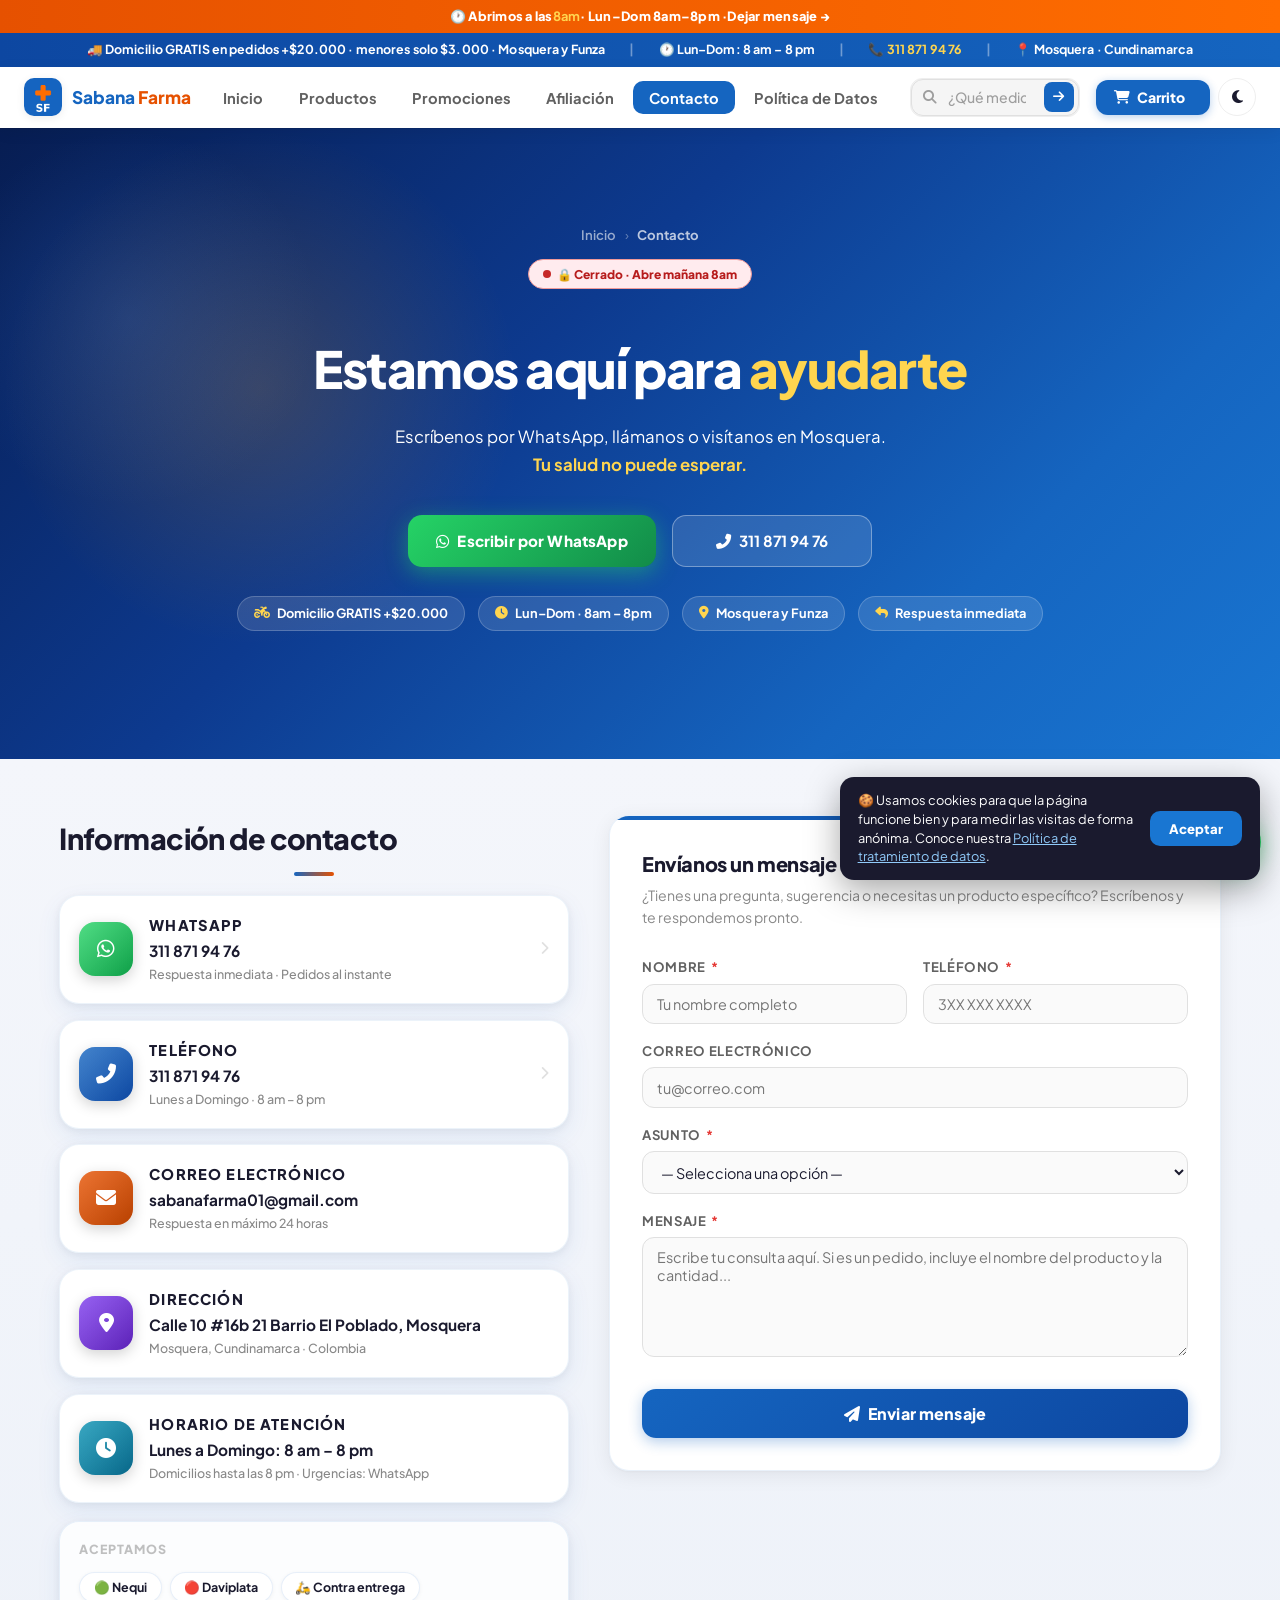
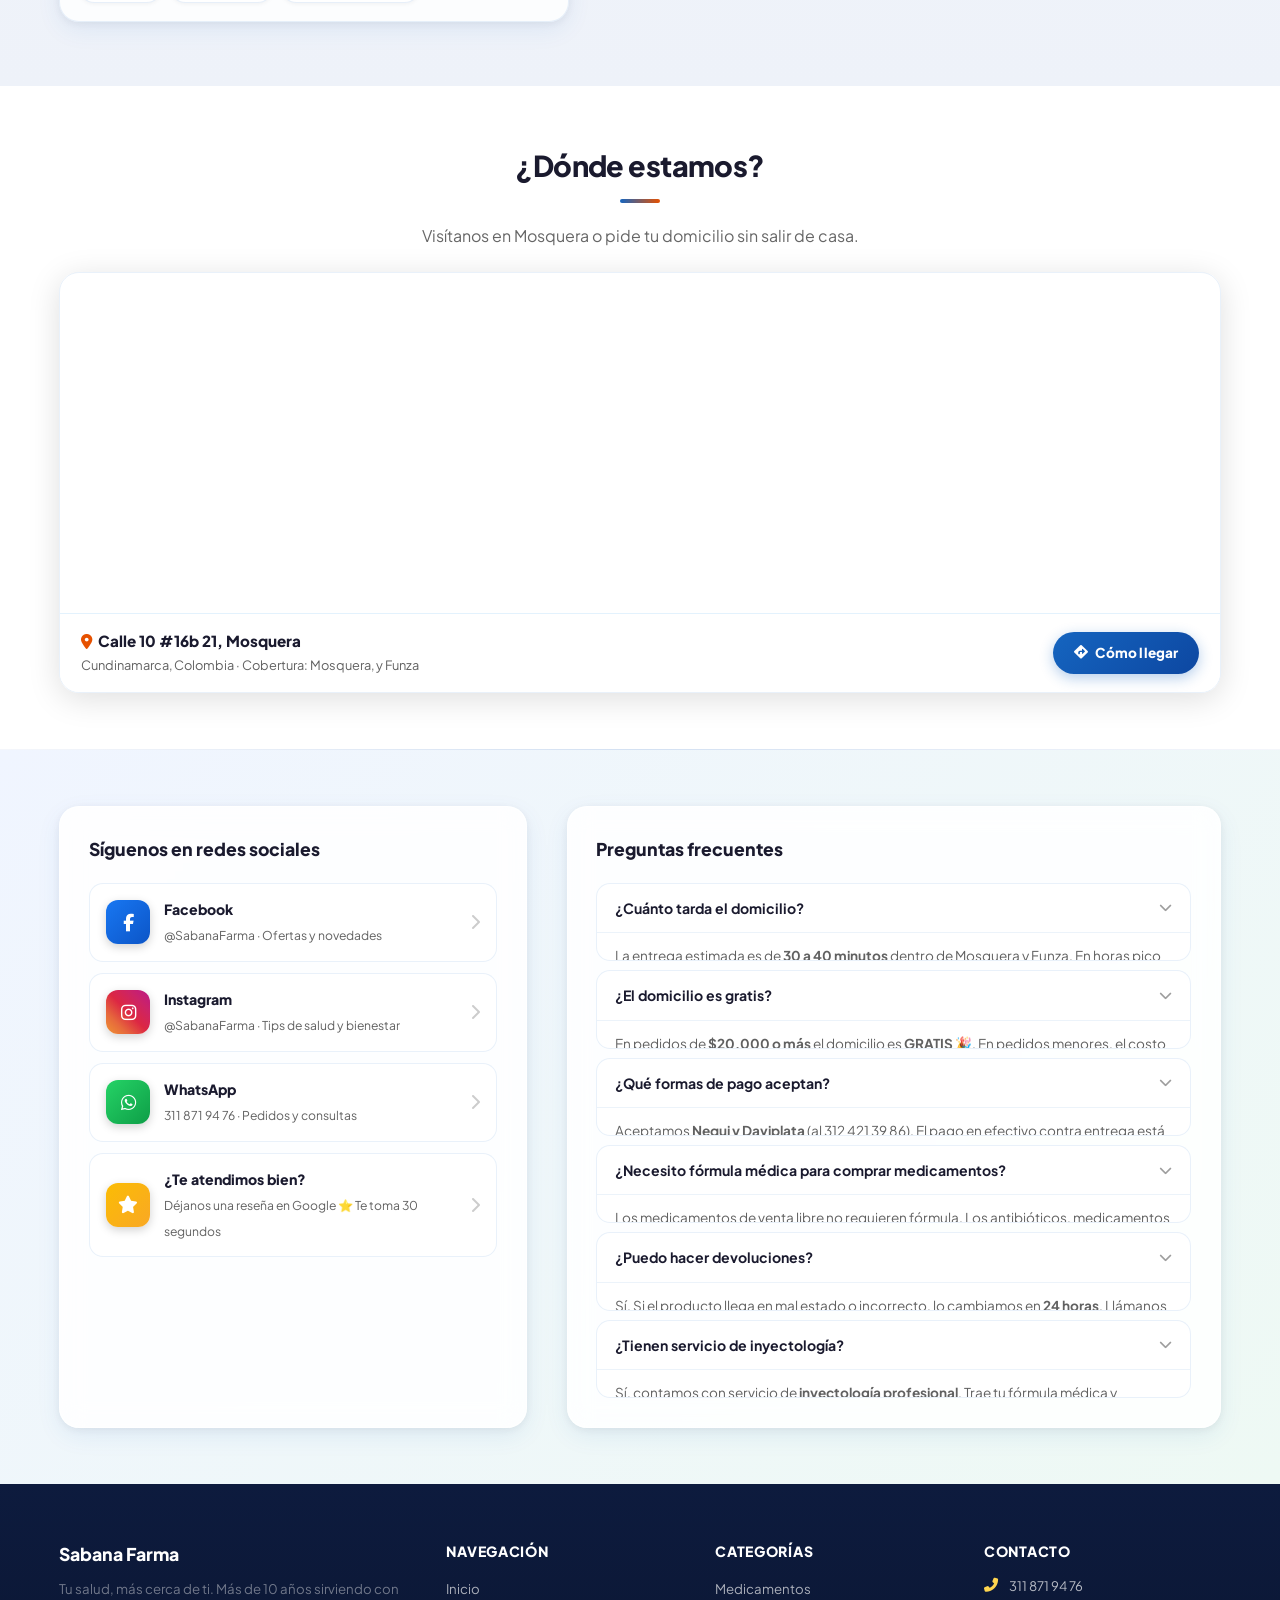
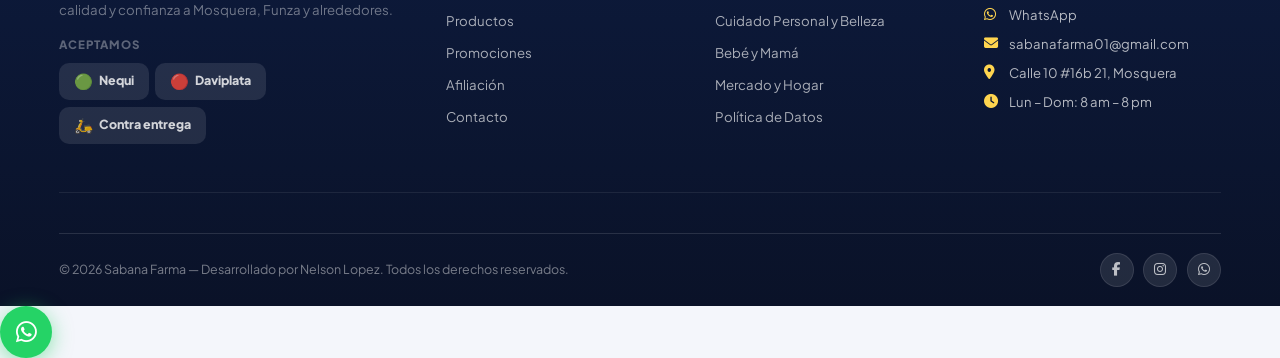
<file: contacto.html>
<!DOCTYPE html>
<html lang="es">
<head>
  <meta charset="UTF-8">

  <!-- Google Analytics 4 (gtag.js) -->
  <script async src="https://www.googletagmanager.com/gtag/js?id=G-MCE43RVHCN"></script>
  <script>
    window.dataLayer = window.dataLayer || [];
    function gtag(){dataLayer.push(arguments);}
    gtag('js', new Date());
    gtag('config', 'G-MCE43RVHCN');
  </script>
  <!-- Anti-FOUC: aplica tema ANTES de pintar — sin parpadeo -->
  <script>
    (function(){
      try {
        var t = localStorage.getItem('tema');
        if (!t) t = (window.matchMedia && window.matchMedia('(prefers-color-scheme:dark)').matches) ? 'dark' : 'light';
        if (t === 'dark') document.documentElement.setAttribute('data-theme', 'dark');
      } catch(e) {}
    })();
  </script>
  <meta name="viewport" content="width=device-width, initial-scale=1.0">
  <title>Contacto y Domicilios | Sabana Farma – Droguería en Mosquera</title>
  <meta name="description" content="Contáctanos por WhatsApp 311 871 94 76, teléfono o visita nuestra droguería en Mosquera, Cundinamarca. Domicilios de 8 am a 8 pm en Mosquera y Funza.">
  <meta name="robots" content="index, follow, max-image-preview:large">
  <meta name="geo.region" content="CO-CUN">
  <meta name="geo.placename" content="Mosquera, Cundinamarca">
  <meta name="theme-color" content="#1565C0">
  <link rel="canonical" href="https://sabanafarma.com/contacto.html">

  <!-- Open Graph -->
  <meta property="og:title" content="Contacto — Sabana Farma">
  <meta property="og:description" content="Contáctanos por WhatsApp, teléfono o visítanos en Mosquera. 🚚 Domicilio GRATIS en pedidos +$20.000 en Mosquera y Funza.">
  <meta property="og:type" content="website">
  <meta property="og:url" content="https://sabanafarma.com/contacto.html">
  <meta property="og:site_name" content="Sabana Farma">
  <meta property="og:locale" content="es_CO">
  <meta property="og:image" content="https://sabanafarma.com/img/og-banner.jpg">
  <meta property="og:image:width" content="1200">
  <meta property="og:image:height" content="630">
  <meta name="twitter:card" content="summary_large_image">
  <meta name="twitter:title" content="Contacto — Sabana Farma">
  <meta name="twitter:description" content="WhatsApp 311 871 94 76 · Domicilios en Mosquera y Funza de 8 am a 8 pm.">
  <meta name="twitter:image" content="https://sabanafarma.com/img/og-banner.jpg">

  <!-- Schema.org: Breadcrumb + ContactPage -->
  <script type="application/ld+json">
  {
    "@context": "https://schema.org",
    "@graph": [
      {
        "@type": "BreadcrumbList",
        "itemListElement": [
          { "@type": "ListItem", "position": 1, "name": "Inicio", "item": "https://sabanafarma.com/" },
          { "@type": "ListItem", "position": 2, "name": "Contacto", "item": "https://sabanafarma.com/contacto.html" }
        ]
      },
      {
        "@type": "ContactPage",
        "name": "Contacto Sabana Farma",
        "url": "https://sabanafarma.com/contacto.html",
        "about": { "@id": "https://sabanafarma.com/#pharmacy" }
      }
    ]
  }
  </script>

  <link rel="icon" href="img/favicon.ico" sizes="48x48">
  <link rel="icon" href="img/favicon-32.png" sizes="32x32" type="image/png">
  <link rel="icon" href="img/favicon-16.png" sizes="16x16" type="image/png">
  <link rel="apple-touch-icon" href="img/apple-touch-icon.png" sizes="180x180">
  <link rel="manifest" href="manifest.json">
  <link rel="preconnect" href="https://fonts.googleapis.com">
  <link rel="preconnect" href="https://fonts.gstatic.com" crossorigin>
  <link href="https://fonts.googleapis.com/css2?family=Nunito:wght@400;600;700;800;900&family=Plus+Jakarta+Sans:wght@500;600;700;800&display=swap" rel="stylesheet">
  <link rel="preconnect" href="https://cdnjs.cloudflare.com" crossorigin>
  <link rel="stylesheet" href="https://cdnjs.cloudflare.com/ajax/libs/font-awesome/6.5.0/css/all.min.css">
  <link rel="stylesheet" href="css/estilos.css">
  <!-- Estilos migrados a css/estilos.css (sección 9: PÁGINA CONTACTO.HTML) -->
  <!-- Estilos adicionales Fase 1 — additive only -->
  <style>
    .hero-ac-img { width:44px;height:44px;flex-shrink:0;border-radius:8px;overflow:hidden;display:flex;align-items:center;justify-content:center;background:var(--azul-50,#e3f0ff) }
    .hero-ac-img img { width:100%;height:100%;object-fit:cover }
    .hero-ac-placeholder { width:44px;height:44px;border-radius:8px;background:var(--azul,#1a56db);color:#fff;display:flex;align-items:center;justify-content:center;font-size:1.1rem;font-weight:800;font-family:'Nunito',sans-serif;flex-shrink:0 }
    .whatsapp-tooltip { max-width:200px;text-align:left;line-height:1.4;font-size:.78rem }
    .bottom-nav-inner { grid-template-columns:repeat(5,1fr) }
  </style>
</head>
<body class="pagina-contacto">

<!-- ══ PROMO DÍA ══ -->
<div class="promo-dia-bar" id="promoDiaBar" aria-label="Promoción del día"></div>

<!-- ══ TOP BAR ══ -->
<div class="top-bar">
  <span>🚚 <strong>Domicilio GRATIS</strong> en pedidos +$20.000 · menores solo $3.000 · Mosquera y Funza</span>
  <span class="top-bar-sep">|</span>
  <span>🕐 Lun–Dom: 8 am – 8 pm</span>
  <span class="top-bar-sep">|</span>
  <a href="tel:+573118719476">📞 311 871 94 76</a>
  <span class="top-bar-sep">|</span>
  <span>📍 Mosquera · Cundinamarca</span>
</div>

<!-- ══ NAVBAR ══ -->
<nav class="navbar" role="navigation" aria-label="Navegación principal">
  <a class="navbar-logo" href="index.html">
    <img src="img/icono.jpg" alt="Logo Sabana Farma" onerror="this.style.display='none'">
    <span>Sabana <em>Farma</em></span>
  </a>
  <ul class="navbar-links" id="navLinks" role="list">
    <li><a href="index.html">Inicio</a></li>
    <li><a href="productos.html">Productos</a></li>
    <li><a href="promociones.html">Promociones</a></li>
    <li><a href="afiliaciones.html">Afiliación</a></li>
    <li><a href="contacto.html" class="activo">Contacto</a></li>
    <li><a href="politica-datos.html">Política de Datos</a></li>
  </ul>
  <div class="navbar-actions">
    <button class="btn-carrito" id="btnAbrirCarrito" aria-label="Abrir carrito">
      <i class="fas fa-shopping-cart"></i> Carrito
      <span class="carrito-badge oculto" aria-live="polite">0</span>
    </button>
    <button class="btn-tema" id="btnTema" onclick="toggleTema()" aria-label="Cambiar tema claro/oscuro" title="Cambiar tema">
      <i class="fas fa-moon"></i>
    </button>

    <button class="navbar-toggle" id="navToggle" aria-label="Menú" aria-expanded="false">
      <span></span><span></span><span></span>
    </button>
  </div>
</nav>

<!-- ══ HERO PREMIUM ══ -->
<header class="contacto-hero" role="banner" aria-labelledby="contacto-titulo">
  <!-- Partículas decorativas -->
  <div class="contacto-hero-particles" aria-hidden="true"></div>

  <!-- Breadcrumb -->
  <div class="breadcrumb" style="position:relative;z-index:1;font-size:.82rem;opacity:.72;margin-bottom:.9rem">
    <a href="index.html" style="color:rgba(255,255,255,.8);text-decoration:none;font-weight:600">Inicio</a>
    <span style="margin:0 .4rem;opacity:.5">›</span>
    <span style="color:#fff;font-weight:700">Contacto</span>
  </div>

  <!-- Badge estado -->
  <div id="statusBadge" style="position:relative;z-index:1;display:flex;justify-content:center;margin-bottom:1.2rem"></div>

  <!-- Título -->
  <h1 id="contacto-titulo" style="position:relative;z-index:1;font-size:clamp(2rem,5vw,3.2rem);font-weight:900;margin-bottom:.8rem;letter-spacing:-.03em">
    Estamos aquí para <span style="color:#FFD54F">ayudarte</span>
  </h1>
  <p style="position:relative;z-index:1;opacity:.88;font-size:1.05rem;max-width:500px;margin:0 auto;line-height:1.7">
    Escríbenos por WhatsApp, llámanos o visítanos en Mosquera.<br>
    <strong style="color:#FFD54F">Tu salud no puede esperar.</strong>
  </p>

  <!-- Botones CTA -->
  <div class="hero-canales" style="position:relative;z-index:1">
    <a href="https://wa.me/573118719476?text=Hola%2C+quiero+hacer+un+pedido"
       target="_blank" rel="noopener"
       class="hero-canal-btn wa"
       aria-label="Escribir pedido por WhatsApp">
      <i class="fab fa-whatsapp"></i> Escribir por WhatsApp
    </a>
    <a href="tel:+573118719476" class="hero-canal-btn tel">
      <i class="fas fa-phone-alt"></i> 311 871 94 76
    </a>
  </div>

  <!-- Chips de información rápida -->
  <div class="contacto-hero-chips" aria-label="Información rápida">
    <div class="contacto-hero-chip">
      <i class="fas fa-motorcycle"></i>
      <span>Domicilio GRATIS +$20.000</span>
    </div>
    <div class="contacto-hero-chip">
      <i class="fas fa-clock"></i>
      <span>Lun–Dom · 8am – 8pm</span>
    </div>
    <div class="contacto-hero-chip">
      <i class="fas fa-map-marker-alt"></i>
      <span>Mosquera y Funza</span>
    </div>
    <div class="contacto-hero-chip">
      <i class="fas fa-reply"></i>
      <span>Respuesta inmediata</span>
    </div>
  </div>
</header>

<!-- ══ MAIN ══ -->
<main class="contacto-main">
  <div class="container">
    <div class="contacto-grid">

      <!-- COLUMNA IZQUIERDA: INFO + PAGOS -->
      <div>
        <h2 class="titulo-seccion" style="text-align:left;margin-bottom:1.2rem">Información de contacto</h2>

        <div class="info-cards" id="infoCardsWrap">

          <a href="https://wa.me/573118719476?text=Hola%2C+quiero+hacer+un+pedido"
             target="_blank" rel="noopener"
             class="info-card"
             style="--card-accent:var(--grad-verde)"
             aria-label="Contactar por WhatsApp">
            <div class="info-card-icon ic-wa"><i class="fab fa-whatsapp"></i></div>
            <div class="info-card-body">
              <h4>WhatsApp</h4>
              <p>311 871 94 76</p>
              <small>Respuesta inmediata · Pedidos al instante</small>
            </div>
            <i class="fas fa-chevron-right info-card-arrow"></i>
          </a>

          <a href="tel:+573118719476"
             class="info-card"
             style="--card-accent:var(--grad-azul)"
             aria-label="Llamar por teléfono">
            <div class="info-card-icon ic-tel"><i class="fas fa-phone-alt"></i></div>
            <div class="info-card-body">
              <h4>Teléfono</h4>
              <p>311 871 94 76</p>
              <small>Lunes a Domingo · 8 am – 8 pm</small>
            </div>
            <i class="fas fa-chevron-right info-card-arrow"></i>
          </a>

          <a href="mailto:sabanafarma01@gmail.com" class="info-card">
            <div class="info-card-icon ic-email"><i class="fas fa-envelope"></i></div>
            <div class="info-card-body">
              <h4>Correo electrónico</h4>
              <p>sabanafarma01@gmail.com</p>
              <small>Respuesta en máximo 24 horas</small>
            </div>
          </a>

          <div class="info-card" style="cursor:default">
            <div class="info-card-icon ic-addr"><i class="fas fa-map-marker-alt"></i></div>
            <div class="info-card-body">
              <h4>Dirección</h4>
              <p>Calle 10 #16b 21 Barrio El Poblado, Mosquera</p>
              <small>Mosquera, Cundinamarca · Colombia</small>
            </div>
          </div>

          <div class="info-card" style="cursor:default">
            <div class="info-card-icon ic-hora"><i class="fas fa-clock"></i></div>
            <div class="info-card-body">
              <h4>Horario de atención</h4>
              <p>Lunes a Domingo: 8 am – 8 pm</p>
              <small>Domicilios hasta las 8 pm · Urgencias: WhatsApp</small>
            </div>
          </div>

        </div>

        <!-- Métodos de pago -->
        <div class="pagos-contacto" style="margin-top:1.2rem">
          <h4>Aceptamos</h4>
          <div class="pagos-chips">
            <span class="pago-ch">🟢 Nequi</span>
            <span class="pago-ch">🔴 Daviplata</span>
            <span class="pago-ch">🛵 Contra entrega</span>
          </div>
        </div>
      </div>

      <!-- COLUMNA DERECHA: FORMULARIO -->
      <div>
        <div class="form-card">
          <h3>Envíanos un mensaje</h3>
          <p class="form-subtitulo">¿Tienes una pregunta, sugerencia o necesitas un producto específico? Escríbenos y te respondemos pronto.</p>

          <!-- Formulario visible -->
          <form id="formContacto" novalidate>

            <div class="form-fila">
              <div class="campo" id="campNombre">
                <label for="fNombre">Nombre <span class="req">*</span></label>
                <input type="text" id="fNombre" placeholder="Tu nombre completo" autocomplete="name">
                <div class="campo-error-msg">Por favor ingresa tu nombre.</div>
              </div>
              <div class="campo" id="campTelefono">
                <label for="fTelefono">Teléfono <span class="req">*</span></label>
                <input type="tel" id="fTelefono" placeholder="3XX XXX XXXX" maxlength="10" autocomplete="tel">
                <div class="campo-error-msg">Ingresa un teléfono válido.</div>
              </div>
            </div>

            <div class="campo" id="campEmail">
              <label for="fEmail">Correo electrónico</label>
              <input type="email" id="fEmail" placeholder="tu@correo.com" autocomplete="email">
              <div class="campo-error-msg">Ingresa un correo válido.</div>
            </div>

            <div class="campo" id="campAsunto">
              <label for="fAsunto">Asunto <span class="req">*</span></label>
              <select id="fAsunto">
                <option value="">— Selecciona una opción —</option>
                <option value="Pedido">Hacer un pedido</option>
                <option value="Consulta de precio">Consulta de precio</option>
                <option value="Disponibilidad">Disponibilidad de producto</option>
                <option value="Domicilio">Información de domicilio</option>
                <option value="Devolución">Devolución / cambio</option>
                <option value="Afiliación">Programa de afiliación</option>
                <option value="Otro">Otro</option>
              </select>
              <div class="campo-error-msg">Selecciona un asunto.</div>
            </div>

            <div class="campo" id="campMensaje">
              <label for="fMensaje">Mensaje <span class="req">*</span></label>
              <textarea id="fMensaje" placeholder="Escribe tu consulta aquí. Si es un pedido, incluye el nombre del producto y la cantidad..."></textarea>
              <div class="campo-error-msg">Por favor escribe tu mensaje.</div>
            </div>

            <button type="submit" class="btn-enviar-form" id="btnEnviarForm">
              <i class="fas fa-paper-plane"></i> Enviar mensaje
            </button>

          </form>

          <!-- Mensaje de éxito -->
          <div class="form-exito" id="formExito">
            <span class="exito-icono">✅</span>
            <h4>¡Mensaje enviado!</h4>
            <p>Gracias por contactarnos. Te responderemos en el menor tiempo posible.<br>
            También puedes escribirnos directamente por
            <a href="https://wa.me/573118719476" target="_blank" style="color:#1565C0;font-weight:700">WhatsApp</a>
            para una respuesta inmediata.</p>
          </div>
        </div>
      </div>

    </div>
  </div>
</main>

<!-- ══ MAPA ══ -->
<section class="ubicacion-section" aria-labelledby="tit-ubicacion">
  <div class="container">
    <h2 class="titulo-seccion" id="tit-ubicacion">¿Dónde estamos?</h2>
    <p style="text-align:center;color:#666;margin-top:-.8rem;margin-bottom:0">
      Visítanos en Mosquera o pide tu domicilio sin salir de casa.
    </p>
    <div class="mapa-wrap">
      <iframe
        src="https://www.google.com/maps/embed?pb=!1m18!1m12!1m3!1d3976.5!2d-74.3557!3d4.8143!2m3!1f0!2f0!3f0!3m2!1i1024!2i768!4f13.1!3m3!1m2!1s0x0%3A0x0!2zRHJvZ3VlcsOtYXMgRWNvbsOzbWljYXM!5e0!3m2!1ses!2sco!4v1"
        loading="lazy"
        referrerpolicy="no-referrer-when-downgrade"
        title="Ubicación Sabana Farma en Mosquera"
        aria-label="Mapa de Sabana Farma">
      </iframe>
      <div class="mapa-info">
        <div class="mapa-info-txt">
          <strong><i class="fas fa-map-marker-alt" style="color:#e65100;margin-right:.4rem"></i>Calle 10 #16b 21, Mosquera</strong>
          <span>Cundinamarca, Colombia · Cobertura: Mosquera,  y Funza</span>
        </div>
        <a href="https://maps.google.com/?q=Sabana+Farma+Mosquera" target="_blank" rel="noopener" class="btn-maps">
          <i class="fas fa-directions"></i> Cómo llegar
        </a>
      </div>
    </div>
  </div>
</section>

<hr class="section-divider">

<!-- ══ REDES Y FAQ ══ -->
<section class="redes-faq" aria-label="Redes y preguntas frecuentes">
  <div class="container">
    <div class="redes-faq-grid">

      <!-- Redes -->
      <div class="redes-box">
        <h3>Síguenos en redes sociales</h3>
        <a href="#" class="red-card" aria-label="Facebook">
          <div class="red-icon red-fb"><i class="fab fa-facebook-f"></i></div>
          <div class="red-info">
            <strong>Facebook</strong>
            <span>@SabanaFarma · Ofertas y novedades</span>
          </div>
          <i class="fas fa-chevron-right" style="color:#ccc;margin-left:auto"></i>
        </a>
        <a href="#" class="red-card" aria-label="Instagram">
          <div class="red-icon red-ig"><i class="fab fa-instagram"></i></div>
          <div class="red-info">
            <strong>Instagram</strong>
            <span>@SabanaFarma · Tips de salud y bienestar</span>
          </div>
          <i class="fas fa-chevron-right" style="color:#ccc;margin-left:auto"></i>
        </a>
        <a href="https://wa.me/573118719476" target="_blank" rel="noopener" class="red-card" aria-label="WhatsApp">
          <div class="red-icon red-wa"><i class="fab fa-whatsapp"></i></div>
          <div class="red-info">
            <strong>WhatsApp</strong>
            <span>311 871 94 76 · Pedidos y consultas</span>
          </div>
          <i class="fas fa-chevron-right" style="color:#ccc;margin-left:auto"></i>
        </a>
        <a href="https://g.page/r/CXQJpzKSabcQEAE/review" target="_blank" rel="noopener" class="red-card" aria-label="Dejar una reseña en Google">
          <div class="red-icon" style="background:linear-gradient(135deg,#FBBC04,#F9A825);color:#fff"><i class="fas fa-star"></i></div>
          <div class="red-info">
            <strong>¿Te atendimos bien?</strong>
            <span>Déjanos una reseña en Google ⭐ Te toma 30 segundos</span>
          </div>
          <i class="fas fa-chevron-right" style="color:#ccc;margin-left:auto"></i>
        </a>
      </div>

      <!-- FAQ -->
      <div class="faq-box">
        <h3>Preguntas frecuentes</h3>

        <div class="faq-item">
          <button class="faq-pregunta" onclick="toggleFaq(this)" aria-expanded="false">
            ¿Cuánto tarda el domicilio?
            <i class="fas fa-chevron-down"></i>
          </button>
          <div class="faq-respuesta">
            La entrega estimada es de <strong>30 a 40 minutos</strong> dentro de Mosquera y Funza. En horas pico puede tomar un poco más. Te confirmamos el tiempo exacto al tomar tu pedido.
          </div>
        </div>

        <div class="faq-item">
          <button class="faq-pregunta" onclick="toggleFaq(this)" aria-expanded="false">
            ¿El domicilio es gratis?
            <i class="fas fa-chevron-down"></i>
          </button>
          <div class="faq-respuesta">
            En pedidos de <strong>$20.000 o más</strong> el domicilio es <strong>GRATIS</strong> 🎉. En pedidos menores, el costo es de <strong>$3.000</strong>. Aplicable en Mosquera y Funza.
          </div>
        </div>

        <div class="faq-item">
          <button class="faq-pregunta" onclick="toggleFaq(this)" aria-expanded="false">
            ¿Qué formas de pago aceptan?
            <i class="fas fa-chevron-down"></i>
          </button>
          <div class="faq-respuesta">
            Aceptamos <strong>Nequi y Daviplata</strong> (al 312 421 39 86). El pago en efectivo contra entrega está disponible en todo el área de cobertura.
          </div>
        </div>

        <div class="faq-item">
          <button class="faq-pregunta" onclick="toggleFaq(this)" aria-expanded="false">
            ¿Necesito fórmula médica para comprar medicamentos?
            <i class="fas fa-chevron-down"></i>
          </button>
          <div class="faq-respuesta">
            Los medicamentos de venta libre no requieren fórmula. Los antibióticos, medicamentos de control especial y algunos otros <strong>sí requieren fórmula médica vigente</strong> según la regulación del INVIMA. Nuestro equipo te indicará en cada caso.
          </div>
        </div>

        <div class="faq-item">
          <button class="faq-pregunta" onclick="toggleFaq(this)" aria-expanded="false">
            ¿Puedo hacer devoluciones?
            <i class="fas fa-chevron-down"></i>
          </button>
          <div class="faq-respuesta">
            Sí. Si el producto llega en mal estado o incorrecto, lo cambiamos en <strong>24 horas</strong>. Llámanos al 311 871 94 76 o escríbenos por WhatsApp con la foto del producto.
          </div>
        </div>

        <div class="faq-item">
          <button class="faq-pregunta" onclick="toggleFaq(this)" aria-expanded="false">
            ¿Tienen servicio de inyectología?
            <i class="fas fa-chevron-down"></i>
          </button>
          <div class="faq-respuesta">
            Sí, contamos con servicio de <strong>inyectología profesional</strong>. Trae tu fórmula médica y aplicamos tus medicamentos de forma segura. Consulta disponibilidad por WhatsApp.
          </div>
        </div>

      </div>
    </div>
  </div>
</section>

<!-- ══ FOOTER ══ -->
<footer class="footer" role="contentinfo">
  <div class="container">
    <div class="footer-grid">
      <div class="footer-marca">
        <h3>Sabana Farma</h3>
        <p>Tu salud, más cerca de ti. Más de 10 años sirviendo con calidad y confianza a Mosquera, Funza y alrededores.</p>
        <div style="margin-top:1rem">
          <p style="font-size:.72rem;font-weight:800;color:rgba(255,255,255,.45);text-transform:uppercase;letter-spacing:.08em;margin-bottom:.5rem">Aceptamos</p>
          <div class="pagos-strip">
            <span class="pago-chip"><span>🟢</span> Nequi</span>
            <span class="pago-chip"><span>🔴</span> Daviplata</span>
            <span class="pago-chip"><span>🛵</span> Contra entrega</span>
          </div>
        </div>
      </div>
      <div class="footer-col">
        <h4>Navegación</h4>
        <ul>
          <li><a href="index.html">Inicio</a></li>
          <li><a href="productos.html">Productos</a></li>
          <li><a href="promociones.html">Promociones</a></li>
          <li><a href="afiliaciones.html">Afiliación</a></li>
          <li><a href="contacto.html">Contacto</a></li>
        </ul>
      </div>
      <div class="footer-col">
        <h4>Categorías</h4>
        <ul>
          <li><a href="productos.html?cat=Medicamentos">Medicamentos</a></li>
          <li><a href="productos.html?cat=Cuidado%20Personal%20y%20Belleza">Cuidado Personal y Belleza</a></li>
          <li><a href="productos.html?cat=Beb%C3%A9%20y%20Mam%C3%A1">Bebé y Mamá</a></li>
          <li><a href="productos.html?cat=Mercado%20y%20Hogar">Mercado y Hogar</a></li>
          <li><a href="politica-datos.html">Política de Datos</a></li>
        </ul>
      </div>
      <div class="footer-col">
        <h4>Contacto</h4>
        <div class="footer-contacto">
          <div class="footer-contacto-item"><i class="fas fa-phone-alt"></i><span><a href="tel:+573118719476" style="color:inherit">311 871 94 76</a></span></div>
          <div class="footer-contacto-item"><i class="fab fa-whatsapp"></i><a href="https://wa.me/573118719476" target="_blank" style="color:inherit">WhatsApp</a></div>
          <div class="footer-contacto-item"><i class="fas fa-envelope"></i><span>sabanafarma01@gmail.com</span></div>
          <div class="footer-contacto-item"><i class="fas fa-map-marker-alt"></i><span>Calle 10 #16b 21, Mosquera</span></div>
          <div class="footer-contacto-item"><i class="fas fa-clock"></i><span>Lun – Dom: 8 am – 8 pm</span></div>
        </div>
      </div>
    </div>
    <div class="footer-bottom">
      <p>&copy; 2026 Sabana Farma — Desarrollado por Nelson Lopez. Todos los derechos reservados.</p>
      <div class="footer-redes">
        <a href="#" aria-label="Facebook"><i class="fab fa-facebook-f"></i></a>
        <a href="#" aria-label="Instagram"><i class="fab fa-instagram"></i></a>
        <a href="https://wa.me/573118719476" target="_blank" aria-label="WhatsApp"><i class="fab fa-whatsapp"></i></a>
      </div>
    </div>
  </div>
</footer>

<!-- ══ MODAL CARRITO ══ -->
<div class="modal-overlay" id="carritoModal" role="dialog" aria-modal="true" aria-label="Carrito de compras">
  <div class="carrito-panel">
    <div class="carrito-header">
      <h2><i class="fas fa-shopping-cart"></i> Mi Carrito</h2>
      <button class="btn-cerrar-carrito" id="btnCerrarCarrito" aria-label="Cerrar carrito">✕</button>
    </div>
    <div class="carrito-items" id="carritoItems">
      <div class="carrito-vacio"><i class="fas fa-shopping-basket"></i><p>Tu carrito está vacío</p></div>
    </div>
    <div class="carrito-footer">
      <div class="domicilio-info">
        <i class="fas fa-motorcycle"></i>
        <div><strong>🚚 Domicilio GRATIS en pedidos +$20.000</strong> · Mosquera &amp; Funza<br>
        <span style="font-weight:600;font-size:.73rem">⏱️ Entrega estimada: 30–40 minutos</span></div>
      </div>
      <div class="carrito-resumen">
        <div class="carrito-resumen-fila"><span>Subtotal</span><span id="carritoSubtotal">$0</span></div>
        <div class="carrito-resumen-fila"><span>Domicilio</span><span id="carritoEnvio" style="color:#E65100;font-weight:700">$3.000</span></div>
        <div id="carritoEnvioMsg">🛵 Agrega $20.000 para obtener domicilio GRATIS</div>
      </div>
      <div class="carrito-total-fila"><span>Total</span><span id="carritoTotal">$0</span></div>
      <div>
        <div class="pagos-carrito-title">💳 Aceptamos:</div>
        <div class="pagos-carrito">
          <span class="pago-mini">🟢 Nequi</span>
          <span class="pago-mini">🔴 Daviplata</span>
          <span class="pago-mini">🛵 Contra entrega</span>
        </div>
      </div>
      <button class="btn-checkout" id="btnCheckout"><i class="fab fa-whatsapp"></i> Pedir por WhatsApp</button>
      <button class="btn-vaciar" id="btnVaciarCarrito"><i class="fas fa-trash"></i> Vaciar carrito</button>
    </div>
  </div>
</div>

<!-- WhatsApp flotante con estado dinámico según hora Colombia (UTC-5) -->
<div class="whatsapp-float" id="waFloat">
  <div class="whatsapp-tooltip" id="waTooltip">¡Escríbenos por WhatsApp!</div>
  <a href="https://wa.me/573118719476?text=Hola%2C+quiero+información+sobre+sus+productos"
     target="_blank" rel="noopener noreferrer"
     class="whatsapp-btn" aria-label="Contactar por WhatsApp">
    <i class="fab fa-whatsapp"></i>
  </a>
</div>
<script>
(function () {
  var ahora = new Date();
  var horaCol = (ahora.getUTCHours() - 5 + 24) % 24;
  var abierto = horaCol >= 8 && horaCol < 20;
  var tooltip = document.getElementById('waTooltip');
  if (!tooltip) return;
  tooltip.innerHTML = abierto
    ? '🟢 <strong>¡Estamos en línea!</strong> · 8am–8pm'
    : '🔴 Respondemos a las <strong>8am</strong><br><span style="font-size:.72rem">Horario: Lun–Dom 8am–8pm</span>';
})();
</script>
  <a href="https://wa.me/573118719476?text=Hola%2C+quiero+información+sobre+sus+productos"
     target="_blank" rel="noopener noreferrer" class="whatsapp-btn" aria-label="Contactar por WhatsApp">
    <i class="fab fa-whatsapp"></i>
  </a>
</div>

<div id="toast" class="toast" aria-live="assertive"></div>

<!-- ══ BOTTOM NAV ══ -->
<nav class="bottom-nav" aria-label="Navegación rápida móvil">
  <div class="bottom-nav-inner">
    <a href="index.html" class="bn-item activo"><i class="fas fa-home"></i><span>Inicio</span></a>
    <a href="productos.html" class="bn-item"><i class="fas fa-store"></i><span>Productos</span></a>
    <a href="promociones.html" class="bn-item"><i class="fas fa-fire"></i><span>Promos</span></a>
    <button class="bn-item" id="btnAbrirCarritoMobile" aria-label="Carrito">
      <div class="bn-badge">
        <i class="fas fa-shopping-cart"></i>
        <span class="bn-count oculto" id="bnCount">0</span>
      </div>
      <span>Carrito</span>
    </button>
    <a href="https://wa.me/573118719476?text=Hola%2C+quiero+información" target="_blank" rel="noopener" class="bn-item">
      <i class="fab fa-whatsapp"></i><span>WhatsApp</span>
    </a>
  </div>
</nav>

<!-- Scripts -->
 <script defer src="js/theme.js"></script>
<script defer src="js/wa-config.js"></script>
<script defer src="js/productos-data.js"></script>
<script defer src="js/carrito.js"></script>


<script>
/* ── Navbar toggle ── */
const navToggle = document.getElementById('navToggle');
const navLinks  = document.getElementById('navLinks');
if (navToggle) navToggle.addEventListener('click', () => {
  navLinks.classList.toggle('activo');
  navToggle.setAttribute('aria-expanded', navLinks.classList.contains('activo'));
});

/* ── Bottom nav carrito ── */
document.getElementById('btnAbrirCarritoMobile')?.addEventListener('click', () => {
  document.getElementById('carritoModal')?.classList.add('activo');
});

/* ── Sync badge bottom nav ── */
const mainBadge = document.querySelector('.carrito-badge');
if (mainBadge) {
  new MutationObserver(() => {
    const bnCount = document.getElementById('bnCount');
    if (bnCount) {
      bnCount.textContent = mainBadge.textContent.trim();
      bnCount.classList.toggle('oculto', mainBadge.classList.contains('oculto'));
    }
  }).observe(mainBadge, { childList: true, attributes: true });
}

/* promo-dia manejado por js/promo-dia.js */

/* ── FAQ accordion ── */
function toggleFaq(btn) {
  const item = btn.closest('.faq-item');
  const estaAbierto = item.classList.contains('abierto');
  // Cerrar todos
  document.querySelectorAll('.faq-item.abierto').forEach(i => {
    i.classList.remove('abierto');
    i.querySelector('.faq-pregunta').setAttribute('aria-expanded', 'false');
  });
  // Abrir el actual si estaba cerrado
  if (!estaAbierto) {
    item.classList.add('abierto');
    btn.setAttribute('aria-expanded', 'true');
  }
}

/* ── Validación y envío del formulario ── */
document.getElementById('formContacto').addEventListener('submit', function(e) {
  e.preventDefault();

  const nombre   = document.getElementById('fNombre');
  const telefono = document.getElementById('fTelefono');
  const email    = document.getElementById('fEmail');
  const asunto   = document.getElementById('fAsunto');
  const mensaje  = document.getElementById('fMensaje');
  let valido = true;

  // Limpiar errores
  ['campNombre','campTelefono','campEmail','campAsunto','campMensaje'].forEach(id => {
    document.getElementById(id).classList.remove('error');
  });

  if (!nombre.value.trim()) {
    document.getElementById('campNombre').classList.add('error'); valido = false;
  }
  if (!telefono.value.trim() || telefono.value.replace(/\D/g,'').length < 7) {
    document.getElementById('campTelefono').classList.add('error'); valido = false;
  }
  if (email.value && !/^[^\s@]+@[^\s@]+\.[^\s@]+$/.test(email.value)) {
    document.getElementById('campEmail').classList.add('error'); valido = false;
  }
  if (!asunto.value) {
    document.getElementById('campAsunto').classList.add('error'); valido = false;
  }
  if (!mensaje.value.trim() || mensaje.value.trim().length < 10) {
    document.getElementById('campMensaje').classList.add('error'); valido = false;
  }

  if (!valido) return;

  // Enviar por WhatsApp
  const btn = document.getElementById('btnEnviarForm');
  btn.disabled = true;
  btn.innerHTML = '<i class="fas fa-spinner fa-spin"></i> Enviando...';

  const msg = encodeURIComponent(
    '📩 *Mensaje desde el sitio web*\n\n' +
    '👤 *Nombre:* ' + nombre.value.trim() + '\n' +
    '📱 *Teléfono:* ' + telefono.value.trim() + '\n' +
    (email.value ? '📧 *Email:* ' + email.value.trim() + '\n' : '') +
    '📋 *Asunto:* ' + asunto.value + '\n\n' +
    '💬 *Mensaje:*\n' + mensaje.value.trim()
  );

  setTimeout(() => {
    window.open('https://wa.me/573118719476?text=' + msg, '_blank');
    document.getElementById('formContacto').style.display = 'none';
    document.getElementById('formExito').classList.add('visible');
  }, 800);
});
</script>

<script src="js/promo-dia.js"></script>
<script src="js/navbar-search.js"></script>

<script>
/* ── Scroll Reveal global ── */
(function() {
  if (!('IntersectionObserver' in window)) return;
  var obs = new IntersectionObserver(function(entries) {
    entries.forEach(function(e) {
      if (e.isIntersecting) {
        e.target.classList.add('visible');
        obs.unobserve(e.target);
      }
    });
  }, { threshold: .12 });
  document.querySelectorAll('.info-card, .form-card, .red-card, .faq-item, .mapa-wrap, .redes-box, .faq-box').forEach(function(el, i) {
    el.classList.add('gs-reveal');
    el.style.animationDelay = (i * 0.08) + 's';
    obs.observe(el);
  });
})();
</script>

<script>
/* ── Badge estado abierto/cerrado ── */
(function() {
  var badgeEl = document.getElementById('statusBadge');
  if (!badgeEl) return;
  var now = new Date();
  var h = now.getHours();
  var abierto = (h >= 8 && h < 20);
  badgeEl.innerHTML =
    '<span class="status-badge ' + (abierto ? 'abierto' : 'cerrado') + '">' +
      '<span class="status-dot"></span>' +
      (abierto ? '✅ Abierto ahora · 8am – 8pm' : '🔒 Cerrado · Abre mañana 8am') +
    '</span>';
})();

/* ── Ripple efecto en botones ── */
document.querySelectorAll('.btn-enviar-form, .btn-primario, .hero-canal-btn').forEach(function(btn) {
  btn.addEventListener('click', function(e) {
    var rect = btn.getBoundingClientRect();
    btn.style.setProperty('--rx', (e.clientX - rect.left) + 'px');
    btn.style.setProperty('--ry', (e.clientY - rect.top) + 'px');
    btn.classList.add('btn-ripple', 'ripple-active');
    setTimeout(function() { btn.classList.remove('ripple-active'); }, 600);
  });
});
</script>
<script defer src="js/pwa-init.js"></script>
<script defer src="js/cookies.js"></script>
</body>
</html>
</file>
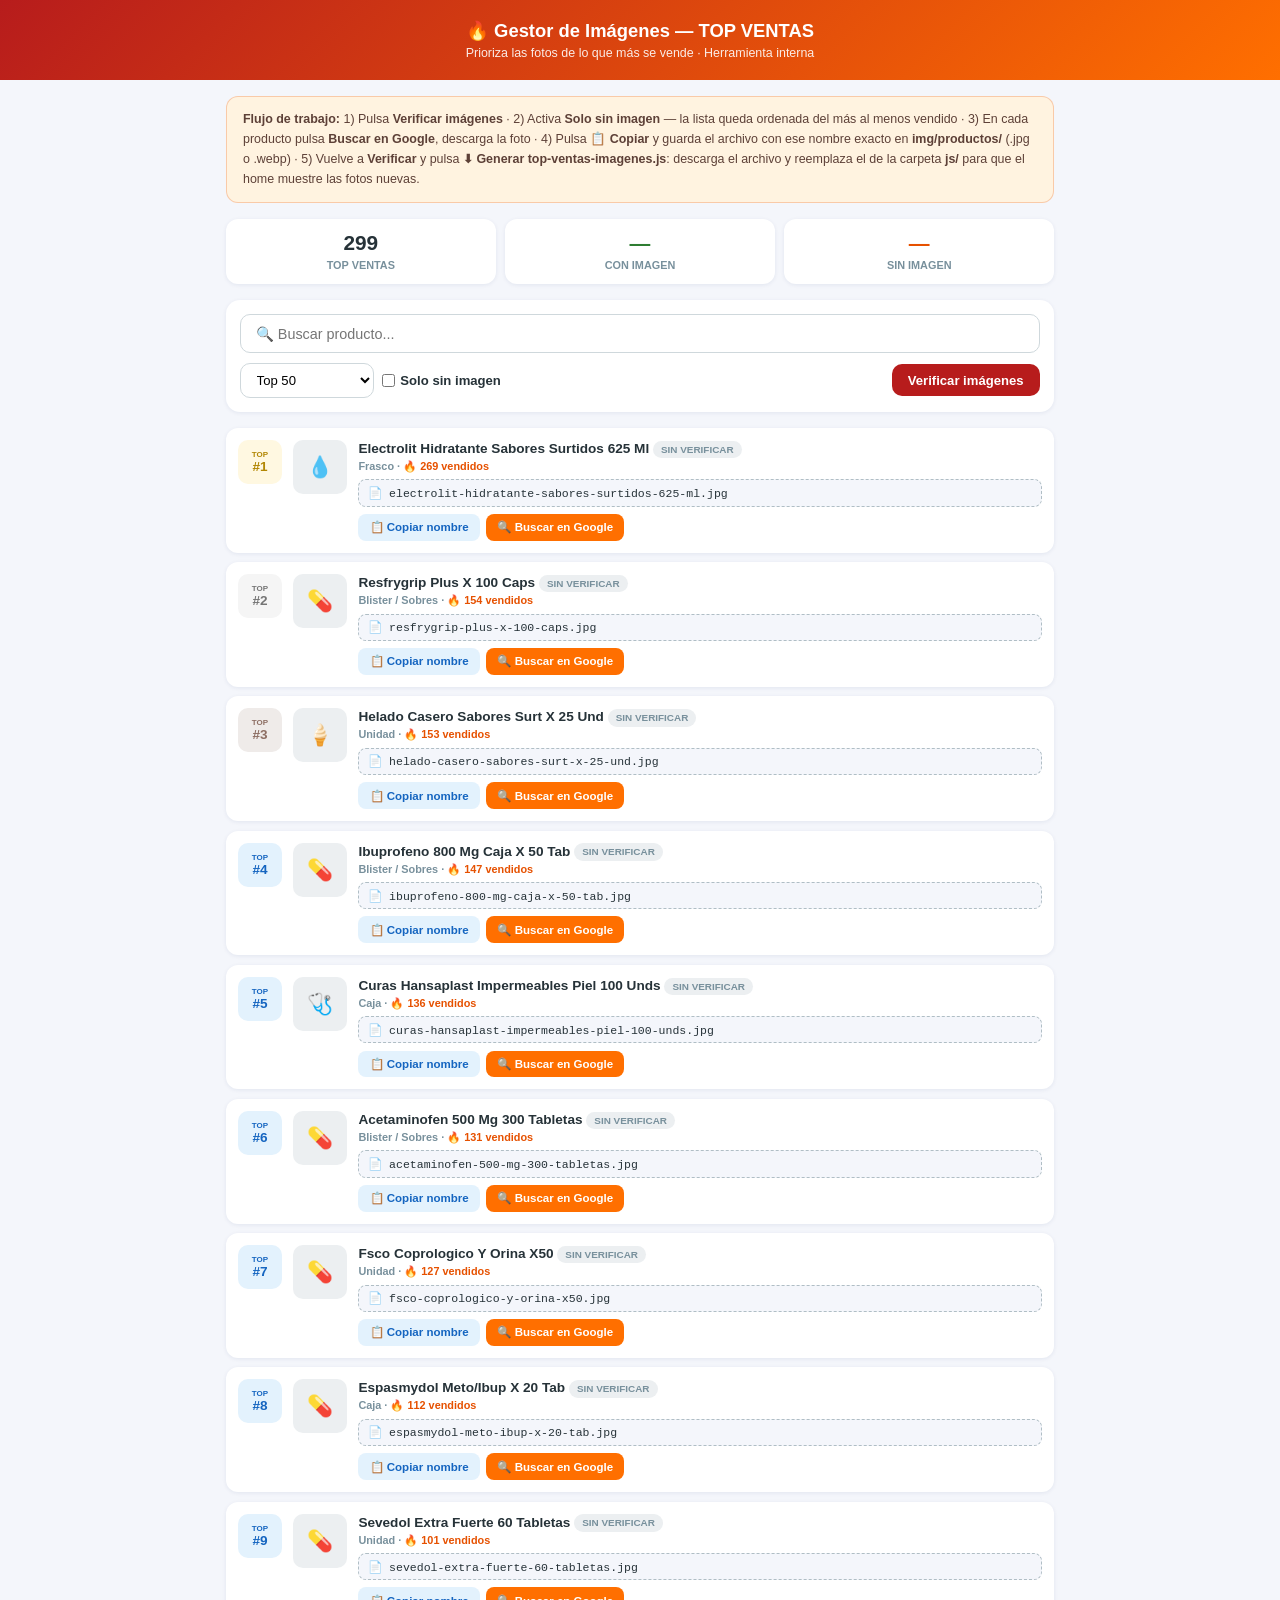
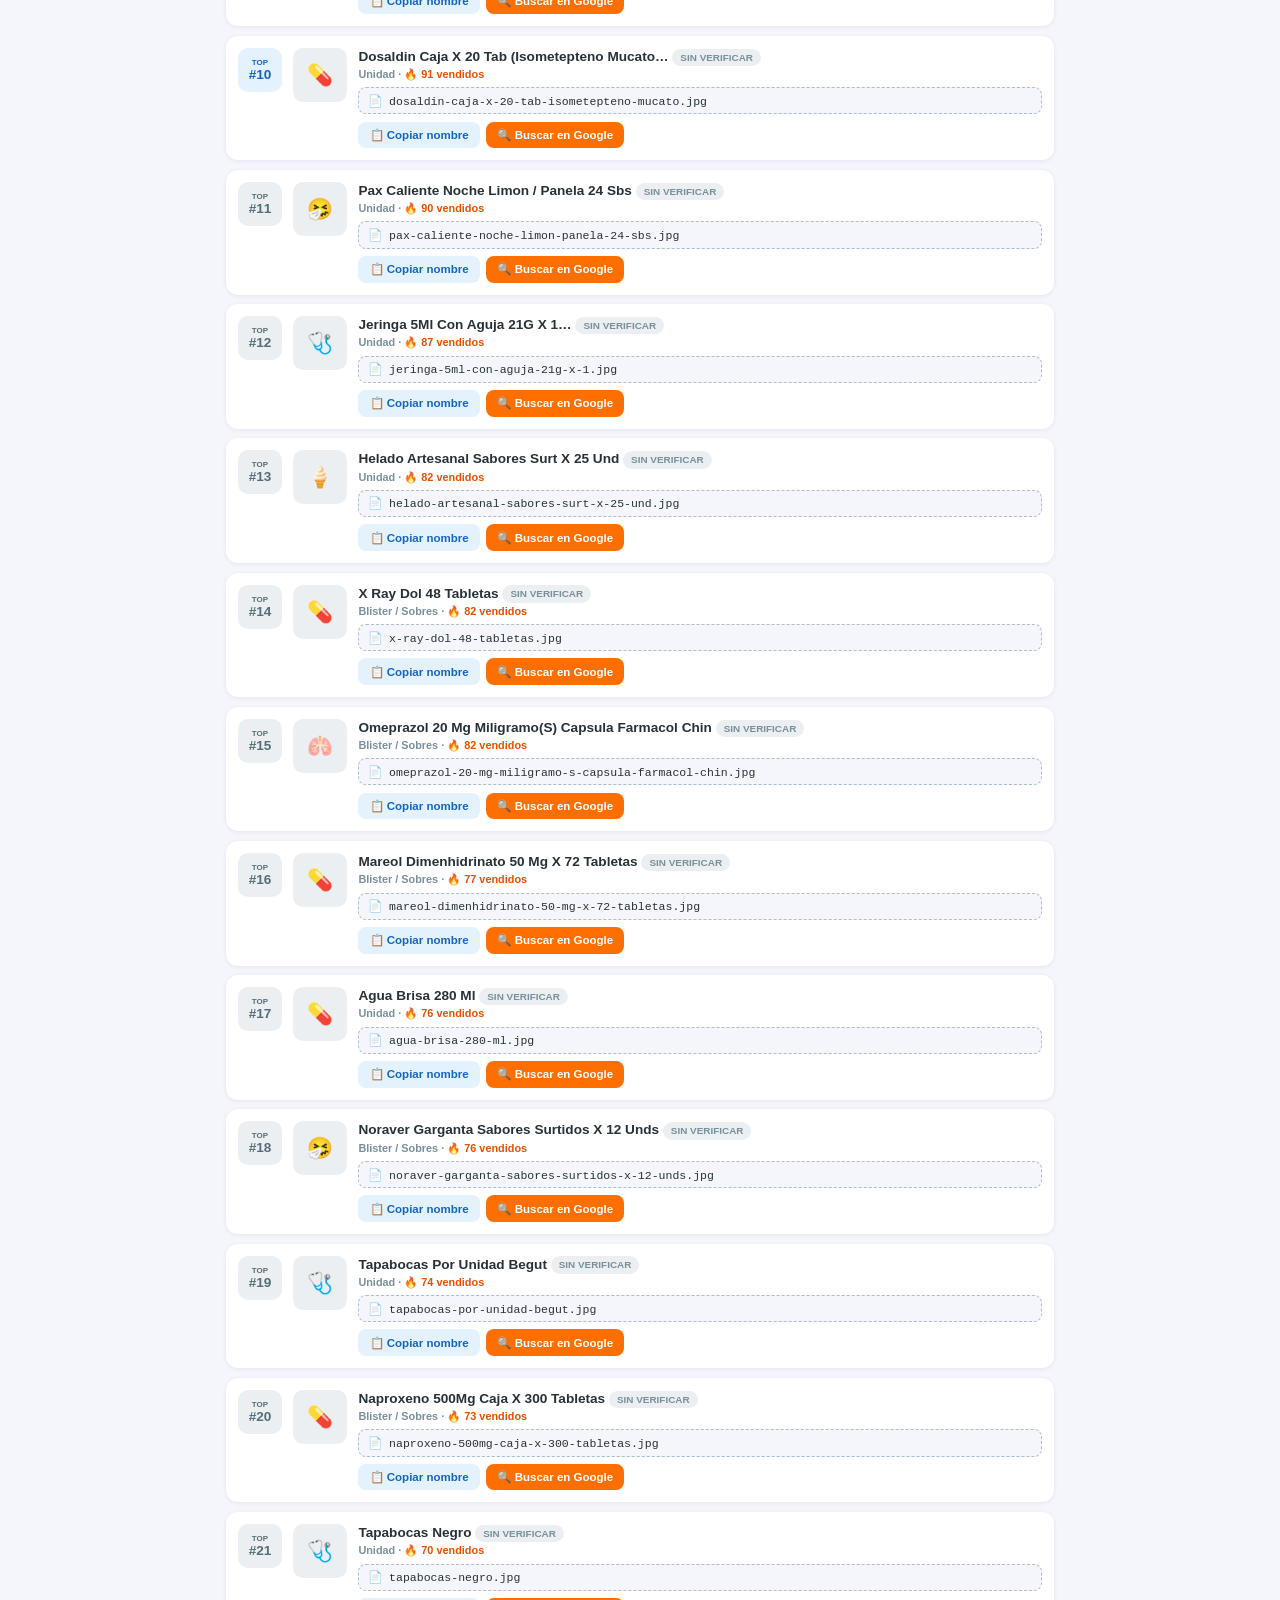
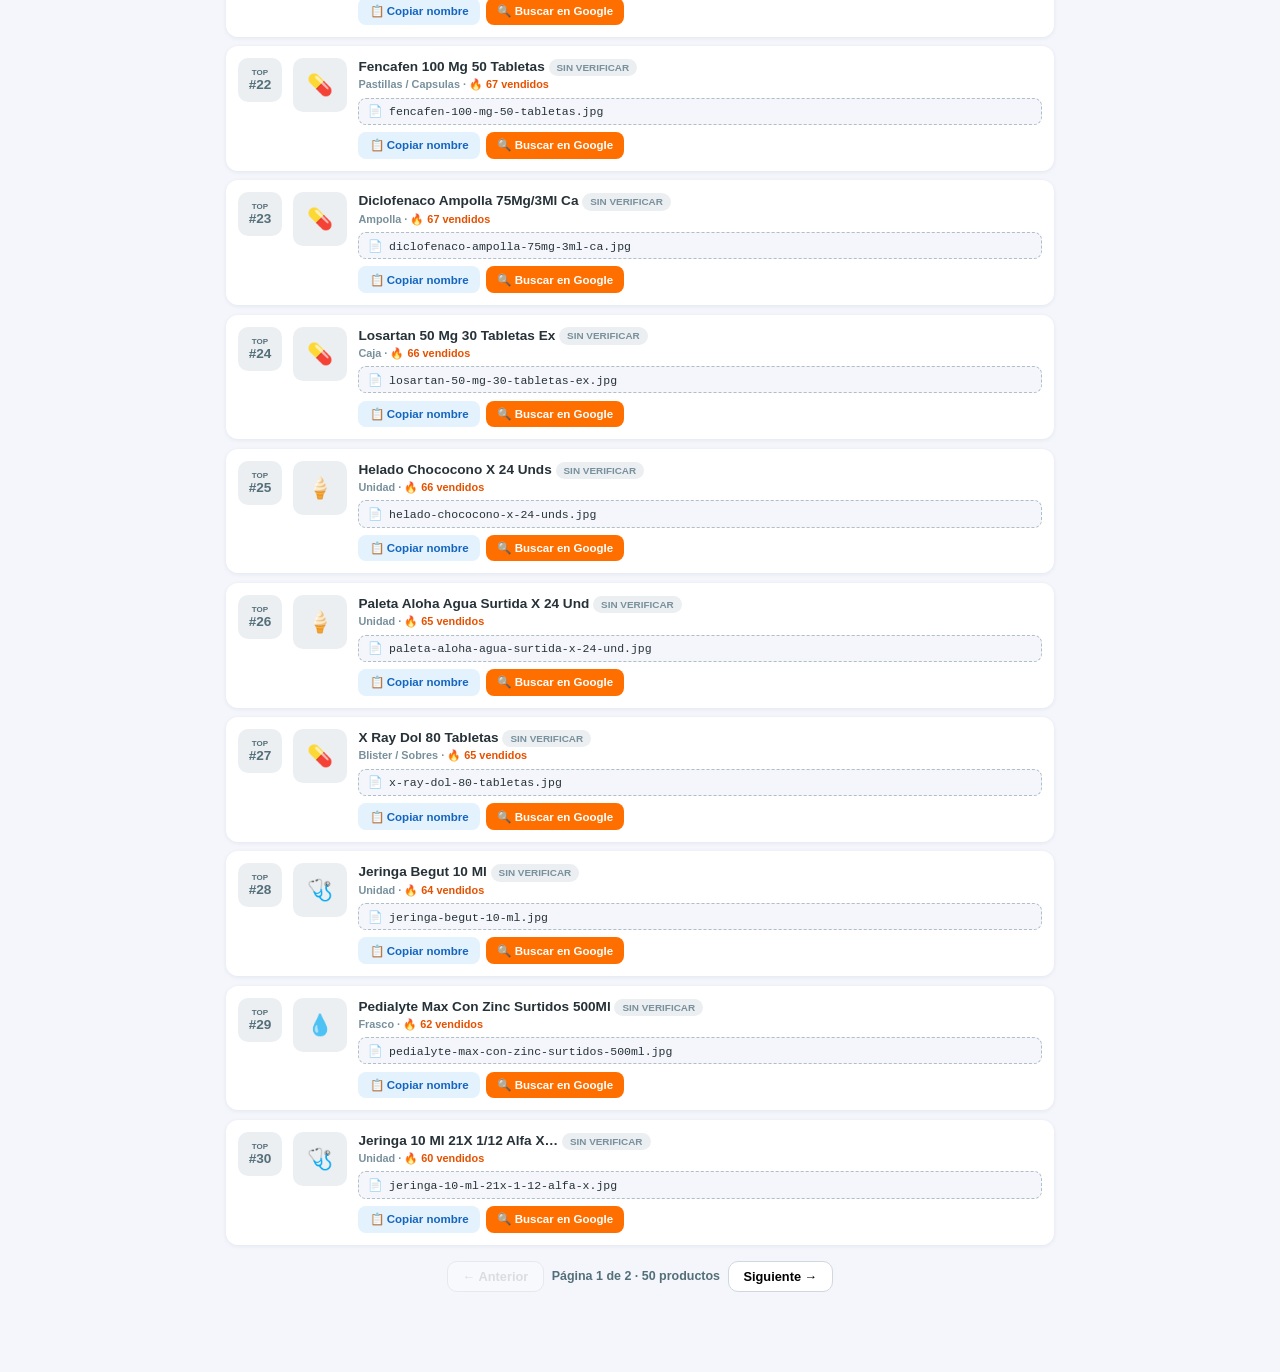
<file: gestor-imagenes-top.html>
<!DOCTYPE html>
<html lang="es">
<head>
<meta charset="UTF-8">
<meta name="viewport" content="width=device-width, initial-scale=1.0">
<meta name="robots" content="noindex, nofollow">
<title>Gestor de Imágenes TOP VENTAS — Sabana Farma (Interno)</title>
<style>
  /* ══════════════════════════════════════════════════════════
     Herramienta INTERNA — prioriza los productos MÁS VENDIDOS.
     Estilos autocontenidos: cero riesgo para el resto del sitio.
     ══════════════════════════════════════════════════════════ */
  * { margin:0; padding:0; box-sizing:border-box; }
  body {
    font-family:'Nunito','Segoe UI',sans-serif;
    background:#f4f6fb; color:#263238;
    padding-bottom:4rem;
  }
  .top {
    background:linear-gradient(135deg,#B71C1C,#FF6F00);
    color:#fff; padding:1.25rem 1rem; text-align:center;
  }
  .top h1 { font-size:1.15rem; font-weight:900; }
  .top p { font-size:.78rem; opacity:.9; margin-top:.25rem; }
  .wrap { max-width:860px; margin:0 auto; padding:1rem; }

  .stats { display:flex; gap:.6rem; margin-bottom:1rem; }
  .stat {
    flex:1; background:#fff; border-radius:12px; padding:.7rem;
    text-align:center; box-shadow:0 1px 4px rgba(10,42,102,.08);
  }
  .stat b { display:block; font-size:1.3rem; font-weight:900; }
  .stat span { font-size:.68rem; color:#78909c; font-weight:700; text-transform:uppercase; }
  .stat.ok b { color:#2e7d32; }
  .stat.falta b { color:#e65100; }

  .controles { background:#fff; border-radius:14px; padding:.9rem; box-shadow:0 1px 4px rgba(10,42,102,.08); margin-bottom:1rem; }
  .controles input[type=search] {
    width:100%; padding:.65rem .9rem; border:1.5px solid #cfd8dc;
    border-radius:10px; font-size:.9rem; font-family:inherit; margin-bottom:.6rem;
  }
  .fila-ctrl { display:flex; gap:.5rem; flex-wrap:wrap; align-items:center; }
  select {
    padding:.5rem .7rem; border:1.5px solid #cfd8dc; border-radius:10px;
    font-size:.82rem; font-family:inherit; background:#fff;
  }
  .chk { display:flex; align-items:center; gap:.35rem; font-size:.82rem; font-weight:700; cursor:pointer; }
  .btn-verificar {
    margin-left:auto; background:#B71C1C; color:#fff; border:none;
    padding:.55rem 1rem; border-radius:10px; font-size:.82rem;
    font-weight:800; cursor:pointer; font-family:inherit;
  }
  .btn-verificar:disabled { background:#90a4ae; cursor:wait; }
  .btn-generar {
    background:#2e7d32; color:#fff; border:none;
    padding:.55rem 1rem; border-radius:10px; font-size:.82rem;
    font-weight:800; cursor:pointer; font-family:inherit; display:none;
  }
  .progreso { font-size:.75rem; color:#546e7a; font-weight:700; margin-top:.5rem; display:none; }

  .item {
    background:#fff; border-radius:12px; padding:.75rem;
    box-shadow:0 1px 4px rgba(10,42,102,.08); margin-bottom:.6rem;
    display:flex; gap:.7rem; align-items:flex-start;
  }
  .rank {
    flex-shrink:0; width:44px; height:44px; border-radius:10px;
    display:flex; flex-direction:column; align-items:center; justify-content:center;
    font-weight:900; background:#eceff1; color:#546e7a; font-size:.85rem;
  }
  .rank small { font-size:.5rem; font-weight:800; text-transform:uppercase; }
  .rank.oro    { background:#fff8e1; color:#b28704; }
  .rank.plata  { background:#f5f5f5; color:#757575; }
  .rank.bronce { background:#efebe9; color:#8d6e63; }
  .rank.top10  { background:#e3f2fd; color:#1565C0; }
  .thumb {
    width:54px; height:54px; border-radius:10px; background:#eceff1;
    flex-shrink:0; display:flex; align-items:center; justify-content:center;
    font-size:1.3rem; overflow:hidden;
  }
  .thumb img { width:100%; height:100%; object-fit:contain; }
  .info { flex:1; min-width:0; }
  .info .nom { font-size:.85rem; font-weight:800; line-height:1.3; }
  .info .cat { font-size:.68rem; color:#78909c; font-weight:700; margin:.15rem 0 .4rem; }
  .slug-box {
    display:flex; align-items:center; gap:.4rem;
    background:#f4f6fb; border:1px dashed #b0bec5; border-radius:8px;
    padding:.35rem .55rem; font-family:monospace; font-size:.72rem;
    word-break:break-all;
  }
  .badge { font-size:.62rem; font-weight:900; padding:.2rem .5rem; border-radius:50px; text-transform:uppercase; flex-shrink:0; }
  .badge.si   { background:#e8f5e9; color:#2e7d32; }
  .badge.no   { background:#fff3e0; color:#e65100; }
  .badge.pend { background:#eceff1; color:#78909c; }
  .acciones { display:flex; gap:.4rem; margin-top:.45rem; flex-wrap:wrap; }
  .acciones button, .acciones a {
    border:none; border-radius:8px; padding:.4rem .7rem;
    font-size:.72rem; font-weight:800; cursor:pointer;
    font-family:inherit; text-decoration:none; display:inline-flex;
    align-items:center; gap:.3rem;
  }
  .b-copiar { background:#e3f2fd; color:#1565C0; }
  .b-copiar.copiado { background:#e8f5e9; color:#2e7d32; }
  .b-google { background:#FF6F00; color:#fff; }
  .vendidos-tag { font-size:.68rem; color:#e65100; font-weight:800; }

  .paginacion { display:flex; justify-content:center; gap:.5rem; margin-top:1rem; align-items:center; }
  .paginacion button {
    background:#fff; border:1.5px solid #cfd8dc; border-radius:10px;
    padding:.45rem .9rem; font-weight:800; cursor:pointer; font-family:inherit; font-size:.8rem;
  }
  .paginacion button:disabled { opacity:.4; cursor:default; }
  .paginacion span { font-size:.78rem; font-weight:700; color:#546e7a; }

  .ayuda {
    background:#fff3e0; border:1px solid rgba(230,81,0,.25);
    border-radius:12px; padding:.8rem 1rem; font-size:.78rem;
    line-height:1.6; color:#5d4037; margin-bottom:1rem;
  }
  .ayuda b { font-weight:900; }
  .vacio { text-align:center; padding:2rem; color:#78909c; font-weight:700; }
</style>
</head>
<body>

<header class="top">
  <h1>🔥 Gestor de Imágenes — TOP VENTAS</h1>
  <p>Prioriza las fotos de lo que más se vende · Herramienta interna</p>
</header>

<div class="wrap">

  <div class="ayuda">
    <b>Flujo de trabajo:</b> 1) Pulsa <b>Verificar imágenes</b> ·
    2) Activa <b>Solo sin imagen</b> — la lista queda ordenada del más al menos vendido ·
    3) En cada producto pulsa <b>Buscar en Google</b>, descarga la foto ·
    4) Pulsa <b>📋 Copiar</b> y guarda el archivo con ese nombre exacto en <b>img/productos/</b> (.jpg o .webp) ·
    5) Vuelve a <b>Verificar</b> y pulsa <b>⬇ Generar top-ventas-imagenes.js</b>:
    descarga el archivo y reemplaza el de la carpeta <b>js/</b> para que el home muestre las fotos nuevas.
  </div>

  <div class="stats">
    <div class="stat"><b id="stTotal">—</b><span>Top ventas</span></div>
    <div class="stat ok"><b id="stOk">—</b><span>Con imagen</span></div>
    <div class="stat falta"><b id="stFalta">—</b><span>Sin imagen</span></div>
  </div>

  <div class="controles">
    <input type="search" id="buscar" placeholder="🔍 Buscar producto..." autocomplete="off">
    <div class="fila-ctrl">
      <select id="filtroTop">
        <option value="">Todo el ranking</option>
        <option value="10">Top 10</option>
        <option value="20">Top 20</option>
        <option value="50" selected>Top 50</option>
        <option value="100">Top 100</option>
      </select>
      <label class="chk"><input type="checkbox" id="soloSin"> Solo sin imagen</label>
      <button class="btn-verificar" id="btnVerificar">Verificar imágenes</button>
      <button class="btn-generar" id="btnGenerar">⬇ Generar top-ventas-imagenes.js</button>
    </div>
    <div class="progreso" id="progreso"></div>
  </div>

  <div id="lista"></div>

  <div class="paginacion" id="paginacion" style="display:none">
    <button id="pgPrev">← Anterior</button>
    <span id="pgInfo"></span>
    <button id="pgNext">Siguiente →</button>
  </div>

</div>

<script src="js/top-ventas-data.js"></script>
<script src="js/top-ventas-imagenes.js"></script>
<script src="js/productos-data.js"></script>
<script>
(function () {
  'use strict';

  /* ══ Normalizador idéntico a tvNormalizar() de index.html ══ */
  function normalizar(s) {
    return (s || '').toLowerCase()
      .normalize('NFD').replace(/[̀-ͯ]/g, '')
      .replace(/[^a-z0-9]+/g, ' ')
      .trim();
  }
  /* ══ Slug idéntico a slugProducto() de catalogo.js ══ */
  function slugProducto(nombre) {
    return nombre.toLowerCase()
      .normalize('NFD').replace(/[̀-ͯ]/g, '')
      .replace(/[^a-z0-9]+/g, '-')
      .replace(/^-+|-+$/g, '');
  }

  var POR_PAGINA = 30;
  var pagina = 1;
  /* estado[ranking] = { tiene, src, origen: 'mapa'|'archivo' } */
  var estado = {};
  var verificado = false;

  var $lista   = document.getElementById('lista');
  var $buscar  = document.getElementById('buscar');
  var $top     = document.getElementById('filtroTop');
  var $soloSin = document.getElementById('soloSin');
  var $btnVer  = document.getElementById('btnVerificar');
  var $btnGen  = document.getElementById('btnGenerar');
  var $prog    = document.getElementById('progreso');

  if (typeof TOP_VENTAS === 'undefined') {
    $lista.innerHTML = '<div class="vacio">⚠️ No se pudo cargar js/top-ventas-data.js.</div>';
    return;
  }
  var MAPA = (typeof TV_IMAGENES_NOMBRE !== 'undefined') ? TV_IMAGENES_NOMBRE : {};

  document.getElementById('stTotal').textContent = TOP_VENTAS.length.toLocaleString('es-CO');

  function probarImg(src) {
    return new Promise(function (resolve) {
      var i = new Image();
      i.onload  = function () { resolve(true);  };
      i.onerror = function () { resolve(false); };
      i.src = src;
    });
  }

  /* ── Verificar un producto: mapa por nombre → slug.webp → slug.jpg ── */
  function verificarUna(p) {
    var slug = slugProducto(p.nombre);
    var enMapa = MAPA[normalizar(p.nombre)];
    var candidatos = [];
    if (enMapa) candidatos.push({ src: enMapa, origen: 'mapa' });
    candidatos.push({ src: 'img/productos/' + slug + '.webp', origen: 'archivo' });
    candidatos.push({ src: 'img/productos/' + slug + '.jpg',  origen: 'archivo' });

    function probar(i) {
      if (i >= candidatos.length) {
        estado[p.ranking] = { tiene: false, src: '', origen: '' };
        return Promise.resolve();
      }
      return probarImg(candidatos[i].src).then(function (ok) {
        if (ok) {
          estado[p.ranking] = { tiene: true, src: candidatos[i].src, origen: candidatos[i].origen };
          return;
        }
        return probar(i + 1);
      });
    }
    return probar(0);
  }

  function verificarTodo() {
    $btnVer.disabled = true;
    $prog.style.display = 'block';
    var cola = TOP_VENTAS.slice();
    var hechas = 0, total = cola.length;
    var CONCURRENCIA = 20;

    function siguiente() {
      if (!cola.length) return Promise.resolve();
      var p = cola.shift();
      return verificarUna(p).then(function () {
        hechas++;
        if (hechas % 50 === 0 || hechas === total) {
          $prog.textContent = 'Verificando… ' + hechas + ' / ' + total;
        }
        return siguiente();
      });
    }

    var trabajos = [];
    for (var i = 0; i < CONCURRENCIA; i++) trabajos.push(siguiente());

    Promise.all(trabajos).then(function () {
      verificado = true;
      $btnVer.disabled = false;
      $btnVer.textContent = 'Volver a verificar';
      $btnGen.style.display = 'inline-flex';
      $prog.textContent = '✓ Verificación completa';
      actualizarStats();
      render();
    });
  }

  function actualizarStats() {
    var ok = 0, falta = 0;
    TOP_VENTAS.forEach(function (p) {
      var e = estado[p.ranking];
      if (e && e.tiene) ok++;
      else if (e) falta++;
    });
    document.getElementById('stOk').textContent = ok.toLocaleString('es-CO');
    document.getElementById('stFalta').textContent = falta.toLocaleString('es-CO');
  }

  /* ── Generar js/top-ventas-imagenes.js con todo lo encontrado ── */
  function generarArchivo() {
    var pares = [];
    TOP_VENTAS.forEach(function (p) {
      var e = estado[p.ranking];
      if (e && e.tiene) {
        var clave = normalizar(p.nombre);
        if (!pares.some(function (x) { return x.clave === clave; })) {
          pares.push({ clave: clave, src: e.src, ranking: p.ranking });
        }
      }
    });
    var hoy = new Date().toISOString().slice(0, 10);
    var out = '/* ══════════════════════════════════════════════════════════\n' +
      ' *  Sabana Farma — top-ventas-imagenes.js\n' +
      ' *  Mapa NOMBRE (normalizado) → imagen real (verificado contra img/productos/)\n' +
      ' *  Generado: ' + hoy + ' | ' + pares.length + ' de ' + TOP_VENTAS.length + ' con foto\n' +
      ' *  Clave = nombre en minúsculas, sin tildes, solo [a-z0-9] y espacios.\n' +
      ' *  ⚠ Indexado por nombre (NO por ranking): sobrevive a regeneraciones del ranking.\n' +
      ' *  Generado con gestor-imagenes-top.html · Cargar DESPUÉS de top-ventas-data.js\n' +
      ' * ══════════════════════════════════════════════════════════ */\n\n' +
      'var TV_IMAGENES_NOMBRE = {\n' +
      pares.map(function (x) {
        return '  ' + JSON.stringify(x.clave) + ': ' + JSON.stringify(x.src) + ', /* #' + x.ranking + ' */';
      }).join('\n') +
      '\n};\n\n' +
      '/* Compatibilidad: normalizador idéntico al de index.html */\n' +
      'function tvImagenPorNombre(nombre){\n' +
      "  var n=(nombre||'').toLowerCase().normalize('NFD').replace(/[\\u0300-\\u036f]/g,'').replace(/[^a-z0-9]+/g,' ').trim();\n" +
      "  return TV_IMAGENES_NOMBRE[n]||'';\n" +
      '}\n';

    var blob = new Blob([out], { type: 'text/javascript' });
    var a = document.createElement('a');
    a.href = URL.createObjectURL(blob);
    a.download = 'top-ventas-imagenes.js';
    document.body.appendChild(a);
    a.click();
    document.body.removeChild(a);
    URL.revokeObjectURL(a.href);
    $prog.style.display = 'block';
    $prog.textContent = '⬇ Descargado con ' + pares.length + ' fotos — reemplaza js/top-ventas-imagenes.js y sube el cambio.';
  }

  /* ── Filtrado (siempre ordenado por ranking) ── */
  function filtrados() {
    var q = normalizar($buscar.value);
    var topN = parseInt($top.value, 10) || 0;
    var solo = $soloSin.checked;
    return TOP_VENTAS.filter(function (p) {
      if (topN && p.ranking > topN) return false;
      if (solo) {
        var e = estado[p.ranking];
        if (!e || e.tiene) return false;
      }
      if (q && normalizar(p.nombre).indexOf(q) === -1) return false;
      return true;
    });
  }

  function esc(s) {
    return String(s).replace(/&/g,'&amp;').replace(/</g,'&lt;')
                    .replace(/>/g,'&gt;').replace(/"/g,'&quot;');
  }
  function claseRank(r) {
    if (r === 1) return 'oro';
    if (r === 2) return 'plata';
    if (r === 3) return 'bronce';
    if (r <= 10) return 'top10';
    return '';
  }

  function render() {
    var lista = filtrados();
    var totalPag = Math.max(1, Math.ceil(lista.length / POR_PAGINA));
    if (pagina > totalPag) pagina = totalPag;
    var vista = lista.slice((pagina - 1) * POR_PAGINA, pagina * POR_PAGINA);

    if (!vista.length) {
      $lista.innerHTML = '<div class="vacio">No hay productos que coincidan con el filtro.</div>';
    } else {
      $lista.innerHTML = vista.map(function (p) {
        var slug = slugProducto(p.nombre);
        var e = estado[p.ranking];
        var badge = !e ? '<span class="badge pend">Sin verificar</span>'
                  : e.tiene ? '<span class="badge si">✓ ' + (e.origen === 'mapa' ? 'En mapa' : 'Tiene imagen') + '</span>'
                  : '<span class="badge no">✗ Falta</span>';
        var thumb = (e && e.tiene)
          ? '<img src="' + esc(e.src) + '" alt="" loading="lazy">'
          : '<span>' + (p.icono || '📦') + '</span>';
        var busqueda = encodeURIComponent(p.nombre + ' colombia producto');
        return '<div class="item">' +
          '<div class="rank ' + claseRank(p.ranking) + '"><small>Top</small>#' + p.ranking + '</div>' +
          '<div class="thumb">' + thumb + '</div>' +
          '<div class="info">' +
            '<div class="nom">' + esc(p.nombre) + ' ' + badge + '</div>' +
            '<div class="cat">' + esc(p.presentacion || '') + ' · <span class="vendidos-tag">🔥 ' + p.vendidos.toLocaleString('es-CO') + ' vendidos</span></div>' +
            '<div class="slug-box">📄 ' + slug + '.jpg</div>' +
            '<div class="acciones">' +
              '<button class="b-copiar" data-slug="' + slug + '">📋 Copiar nombre</button>' +
              '<a class="b-google" target="_blank" rel="noopener" ' +
                'href="https://www.google.com/search?tbm=isch&q=' + busqueda + '">🔍 Buscar en Google</a>' +
            '</div>' +
          '</div>' +
        '</div>';
      }).join('');
    }

    var $pg = document.getElementById('paginacion');
    if (lista.length > POR_PAGINA) {
      $pg.style.display = 'flex';
      document.getElementById('pgInfo').textContent = 'Página ' + pagina + ' de ' + totalPag + ' · ' + lista.length.toLocaleString('es-CO') + ' productos';
      document.getElementById('pgPrev').disabled = pagina <= 1;
      document.getElementById('pgNext').disabled = pagina >= totalPag;
    } else {
      $pg.style.display = 'none';
    }
  }

  /* ── Copiar al portapapeles (con fallback para file://) ── */
  $lista.addEventListener('click', function (ev) {
    var btn = ev.target.closest('.b-copiar');
    if (!btn) return;
    var texto = btn.getAttribute('data-slug');
    function feedback() {
      btn.classList.add('copiado');
      btn.textContent = '✓ Copiado';
      setTimeout(function () {
        btn.classList.remove('copiado');
        btn.textContent = '📋 Copiar nombre';
      }, 1500);
    }
    if (navigator.clipboard && navigator.clipboard.writeText) {
      navigator.clipboard.writeText(texto).then(feedback).catch(function () { copiarFallback(texto); feedback(); });
    } else {
      copiarFallback(texto); feedback();
    }
  });

  function copiarFallback(texto) {
    var ta = document.createElement('textarea');
    ta.value = texto;
    ta.style.position = 'fixed'; ta.style.opacity = '0';
    document.body.appendChild(ta);
    ta.select();
    try { document.execCommand('copy'); } catch (e) {}
    document.body.removeChild(ta);
  }

  /* ── Eventos ── */
  var timer;
  $buscar.addEventListener('input', function () {
    clearTimeout(timer);
    timer = setTimeout(function () { pagina = 1; render(); }, 200);
  });
  $top.addEventListener('change', function () { pagina = 1; render(); });
  $soloSin.addEventListener('change', function () { pagina = 1; render(); });
  $btnVer.addEventListener('click', verificarTodo);
  $btnGen.addEventListener('click', generarArchivo);
  document.getElementById('pgPrev').addEventListener('click', function () { pagina--; render(); window.scrollTo(0, 0); });
  document.getElementById('pgNext').addEventListener('click', function () { pagina++; render(); window.scrollTo(0, 0); });

  render();
})();
</script>
</body>
</html>
</file>
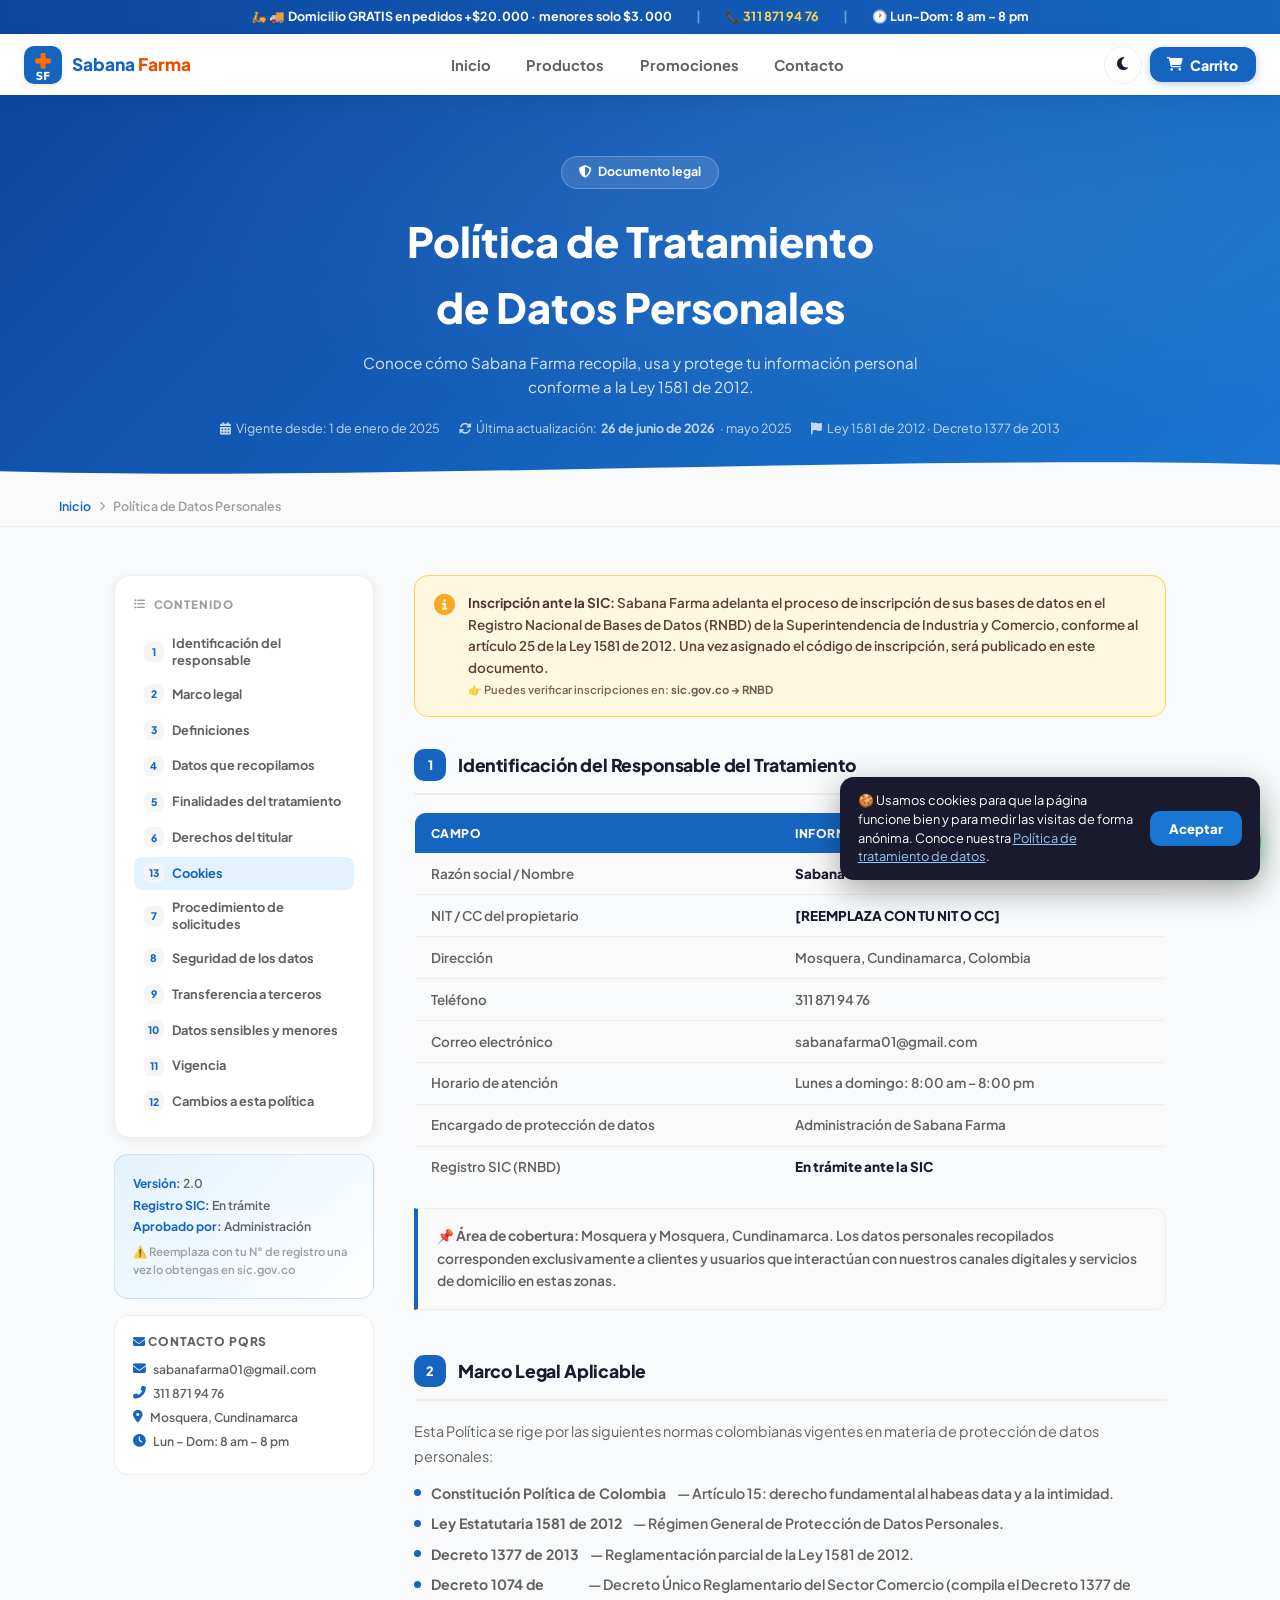
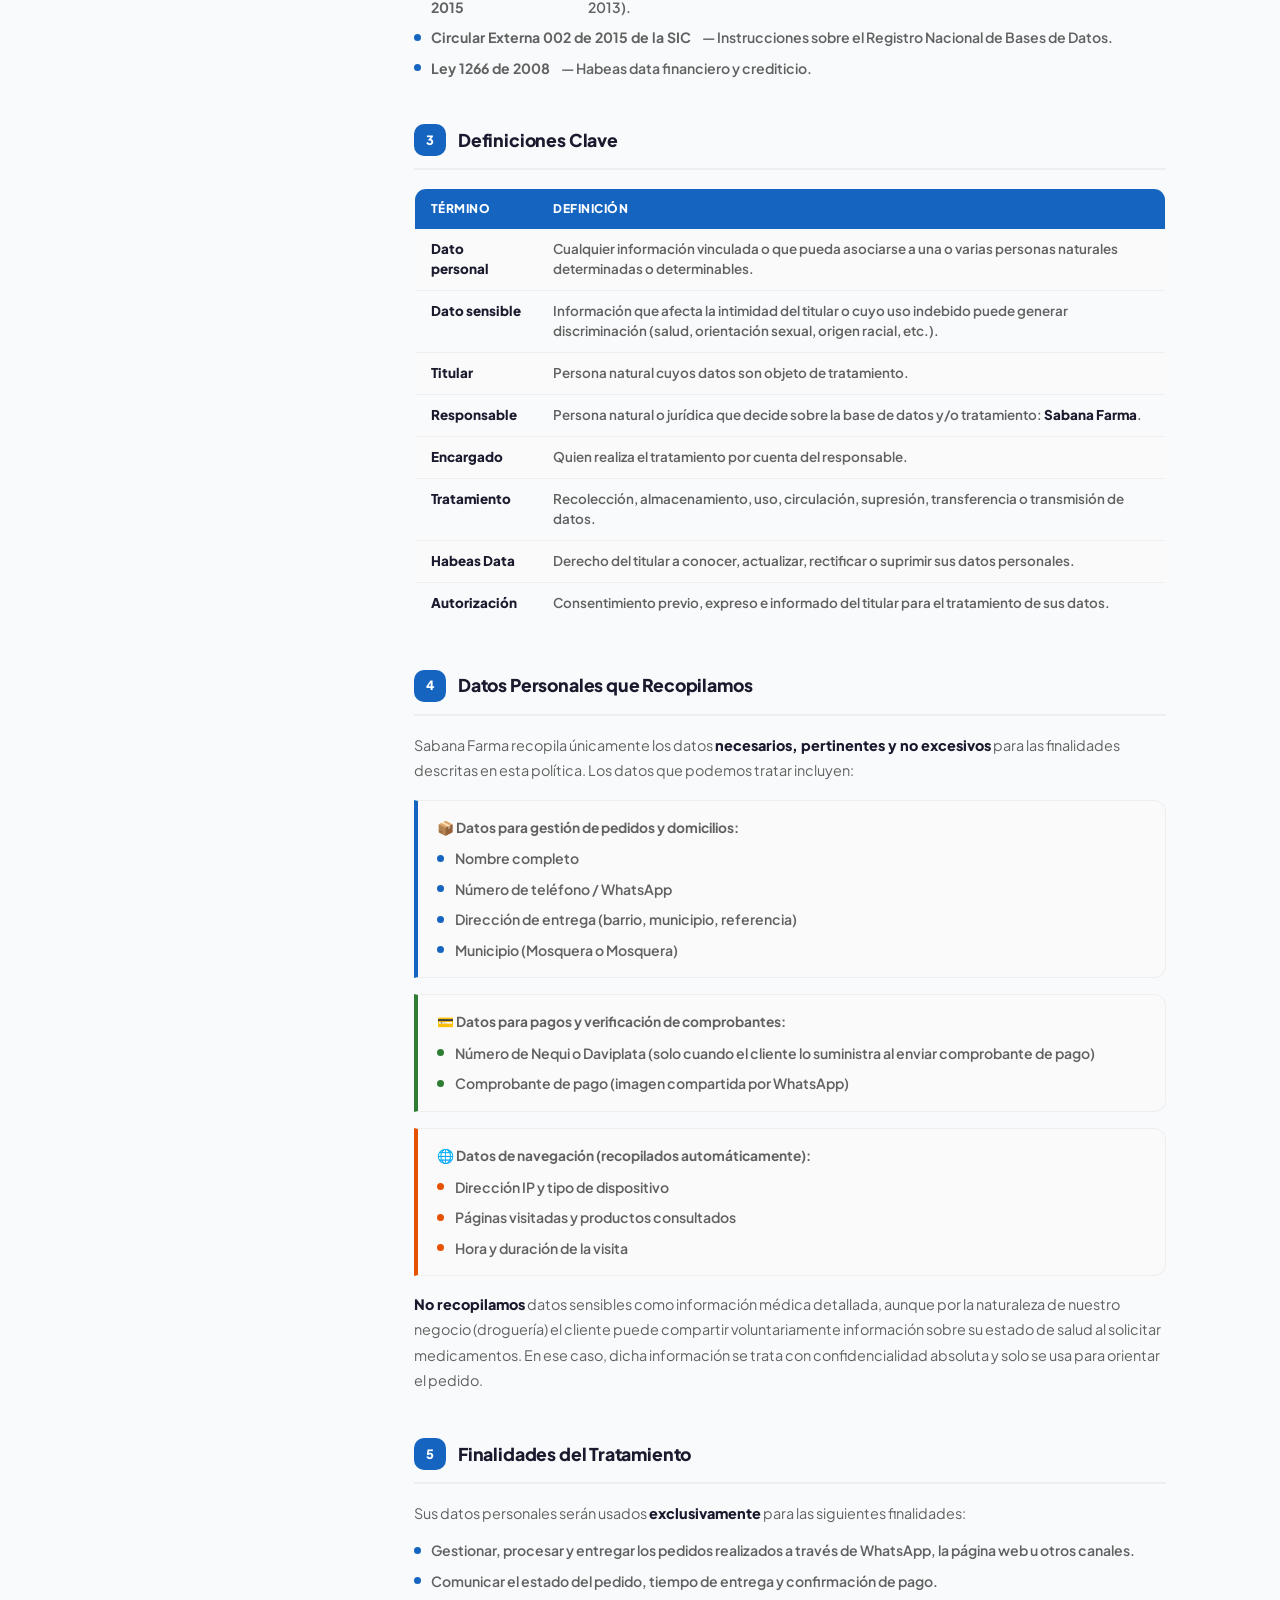
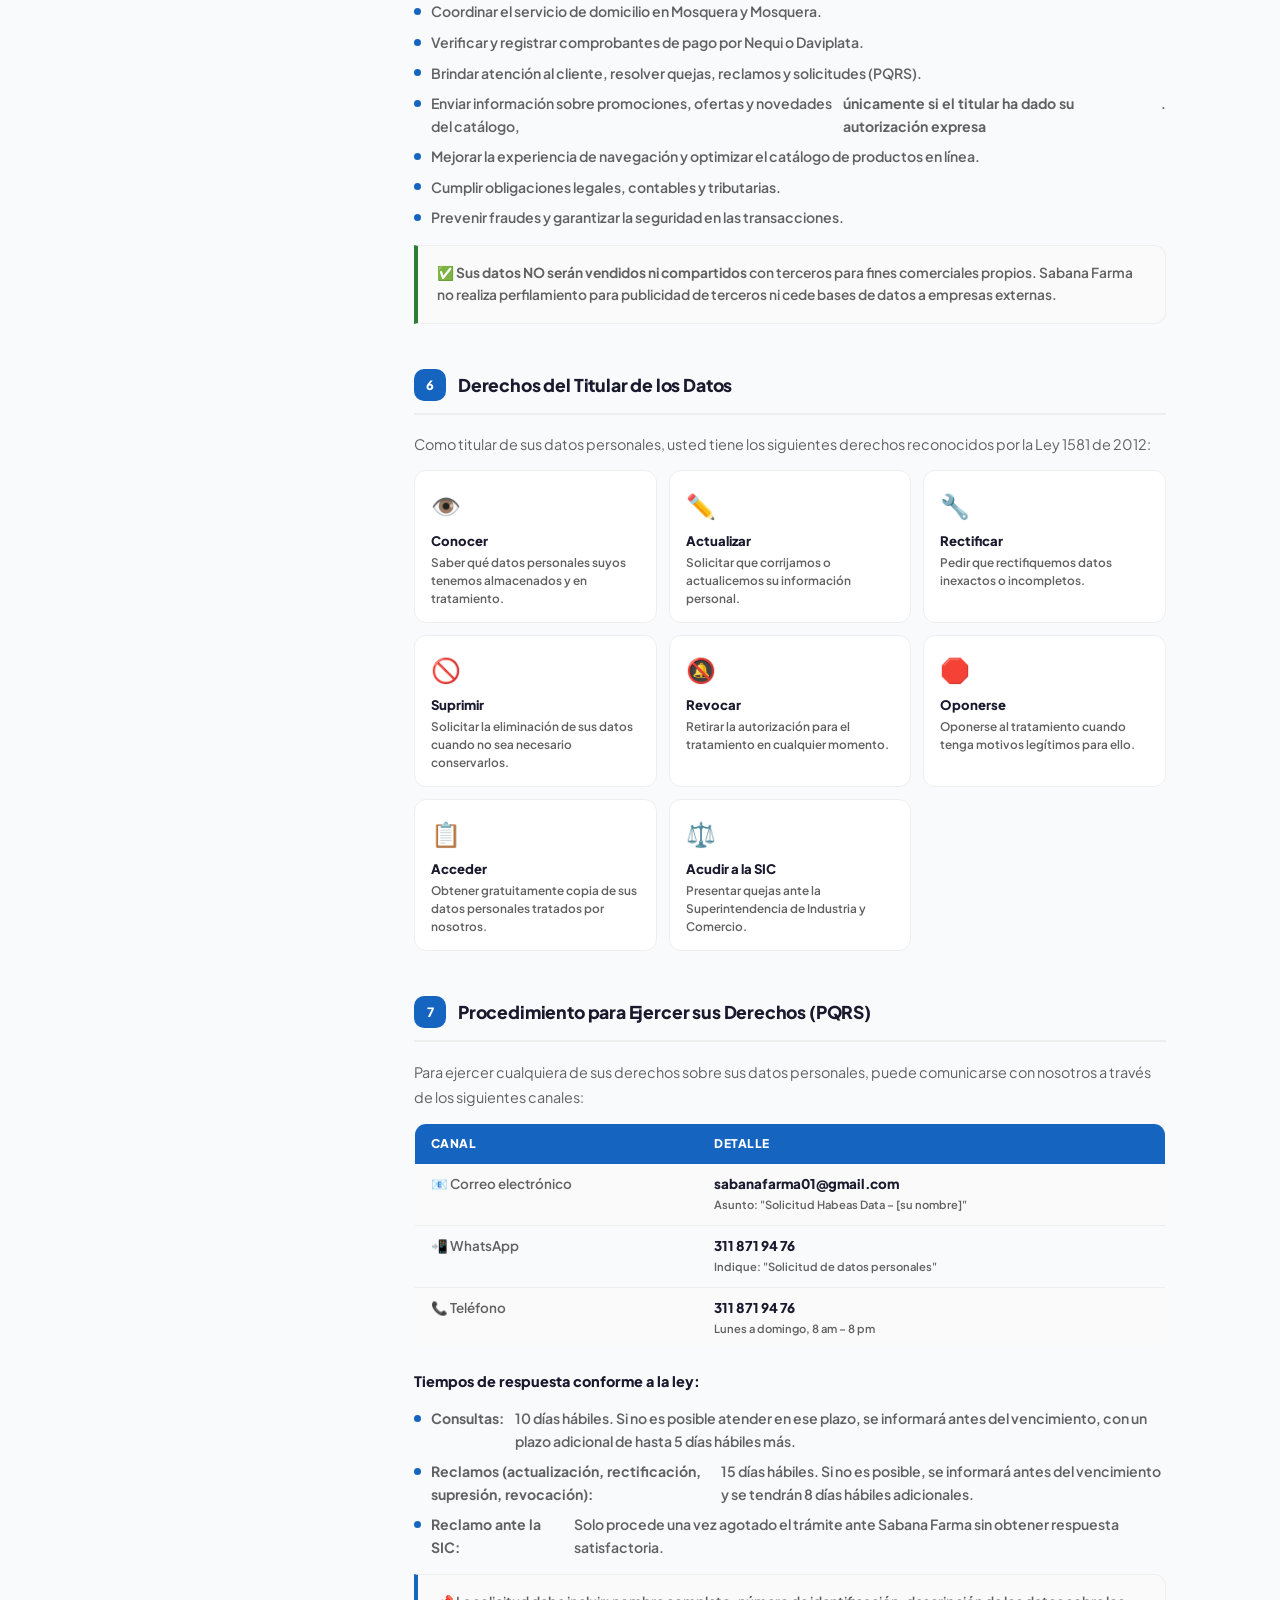
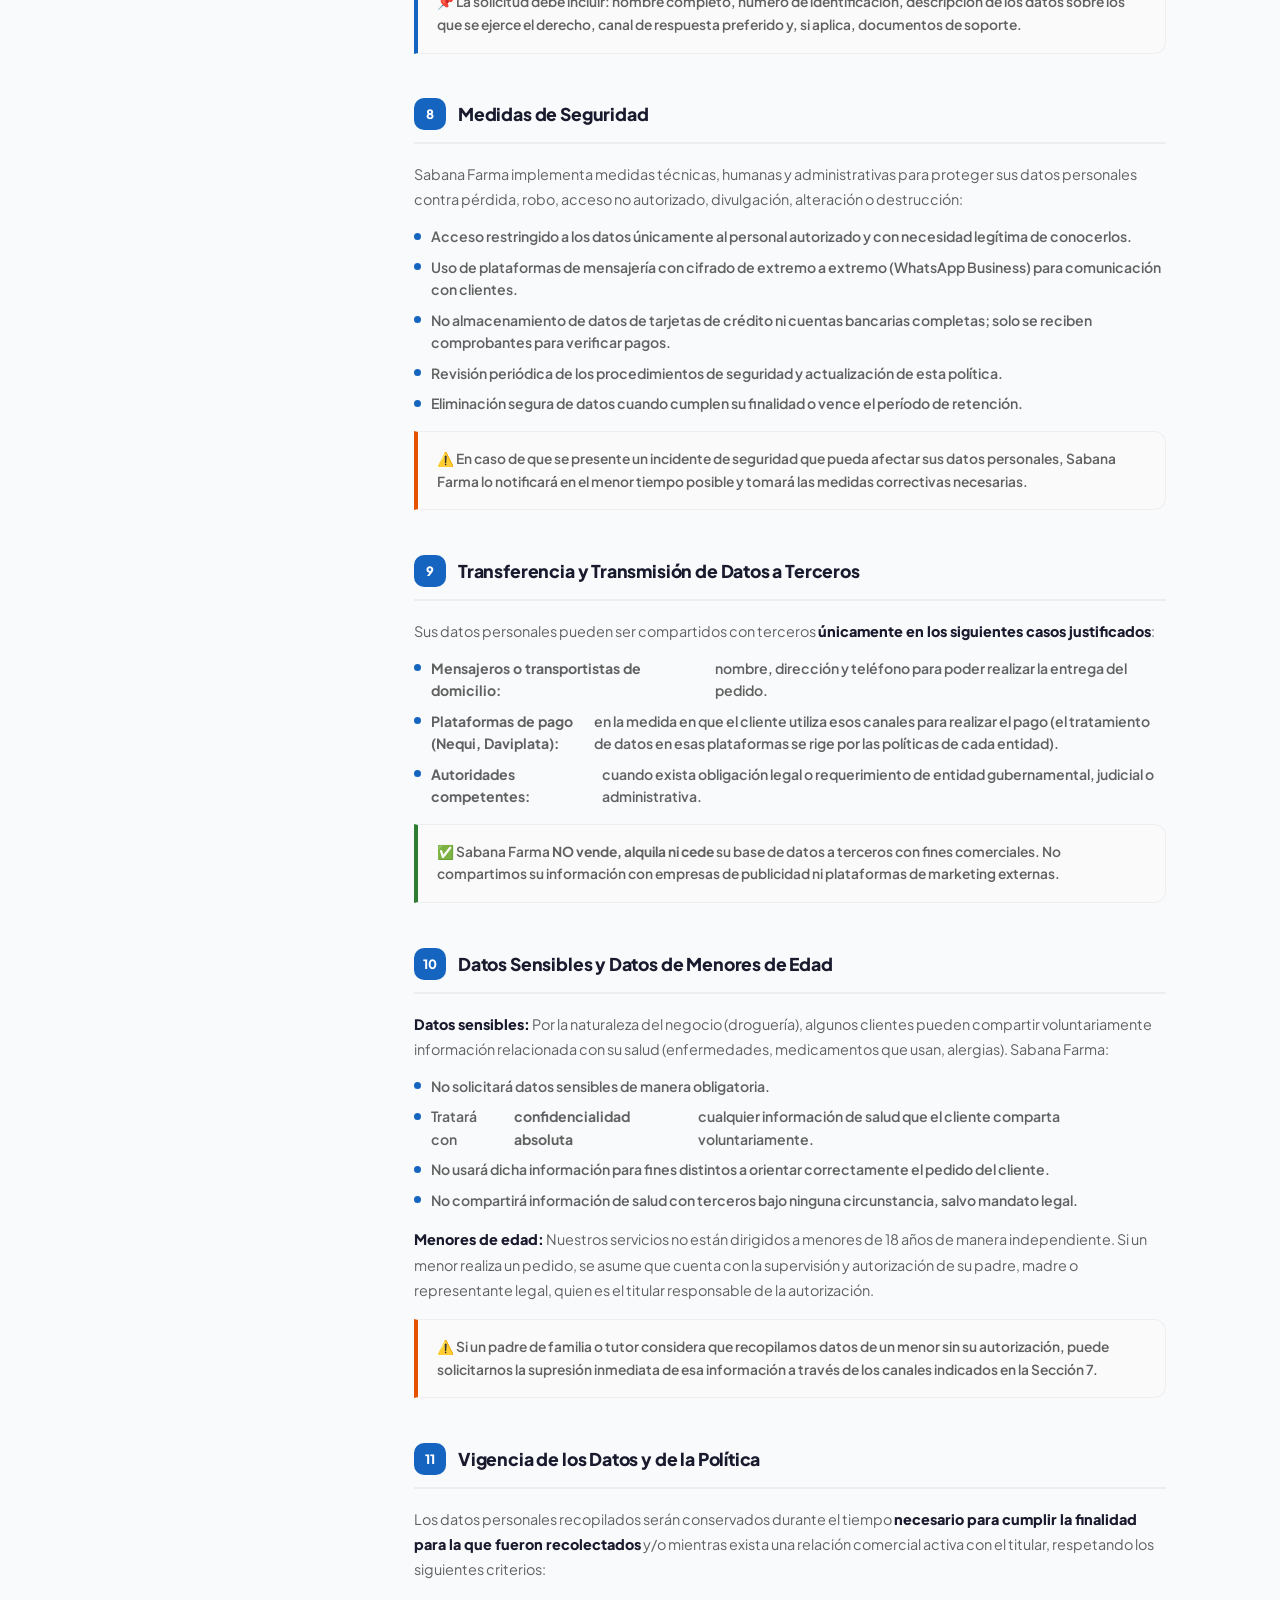
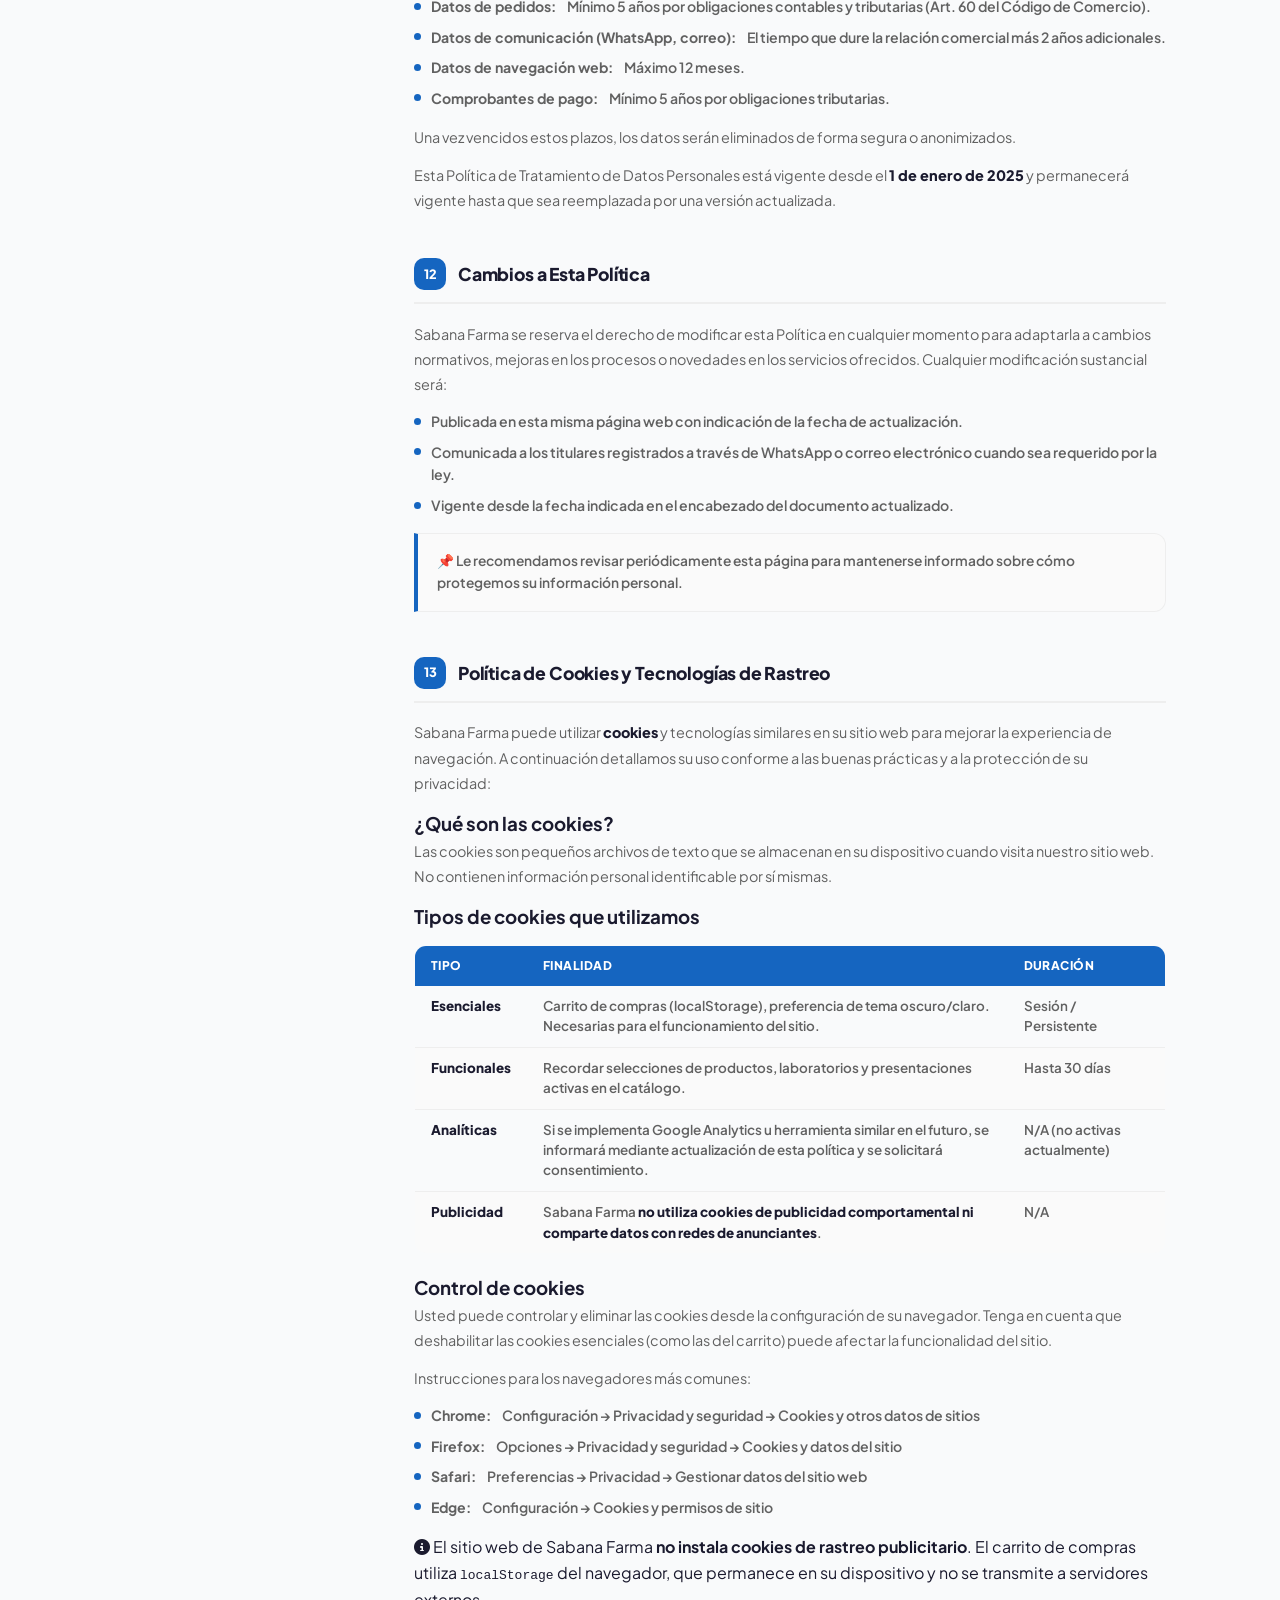
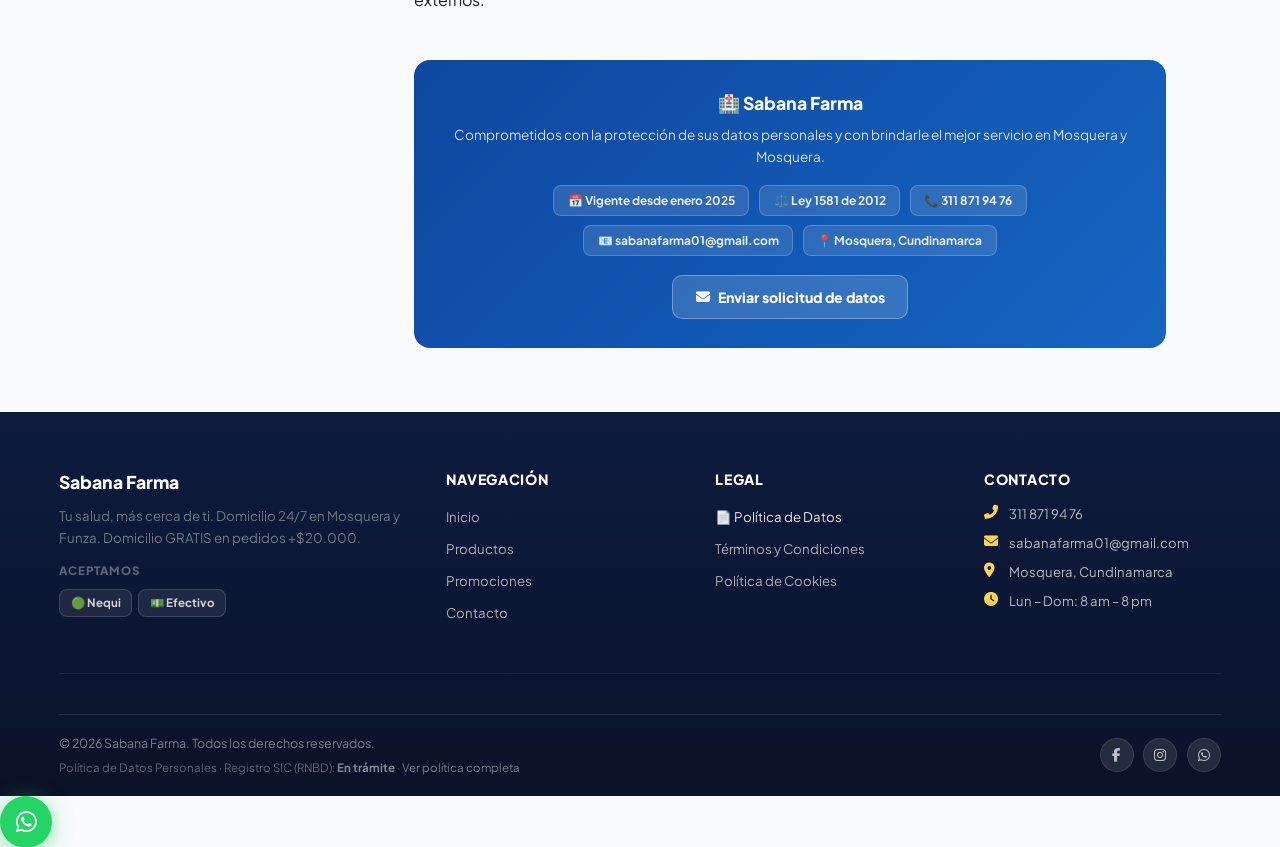
<file: politica-datos.html>
<!DOCTYPE html>
<html lang="es">
<head>
  <meta charset="UTF-8">

  <!-- Google Analytics 4 (gtag.js) -->
  <script async src="https://www.googletagmanager.com/gtag/js?id=G-MCE43RVHCN"></script>
  <script>
    window.dataLayer = window.dataLayer || [];
    function gtag(){dataLayer.push(arguments);}
    gtag('js', new Date());
    gtag('config', 'G-MCE43RVHCN');
  </script>

  <meta name="viewport" content="width=device-width, initial-scale=1.0">
  <title>Política de Tratamiento de Datos Personales | Sabana Farma</title>
  <meta name="description" content="Política de Tratamiento de Datos Personales de Sabana Farma, droguería en Mosquera, Cundinamarca. Conoce cómo recopilamos, usamos y protegemos tu información según la Ley 1581 de 2012.">
  <meta name="robots" content="index, follow">
  <meta name="theme-color" content="#1565C0">
  <link rel="canonical" href="https://sabanafarma.com/politica-datos.html">
  <meta property="og:title" content="Política de Datos | Sabana Farma">
  <meta property="og:description" content="Cómo recopilamos, usamos y protegemos tu información personal.">
  <meta property="og:type" content="website">
  <meta property="og:url" content="https://sabanafarma.com/politica-datos.html">
  <meta property="og:site_name" content="Sabana Farma">
  <meta property="og:locale" content="es_CO">
  <meta property="og:image" content="https://sabanafarma.com/img/og-banner.jpg">

  <!-- Schema.org: Breadcrumb -->
  <script type="application/ld+json">
  {
    "@context": "https://schema.org",
    "@type": "BreadcrumbList",
    "itemListElement": [
      { "@type": "ListItem", "position": 1, "name": "Inicio", "item": "https://sabanafarma.com/" },
      { "@type": "ListItem", "position": 2, "name": "Política de Datos", "item": "https://sabanafarma.com/politica-datos.html" }
    ]
  }
  </script>

  <link rel="icon" href="img/favicon.ico" sizes="48x48">
  <link rel="icon" href="img/favicon-32.png" sizes="32x32" type="image/png">
  <link rel="icon" href="img/favicon-16.png" sizes="16x16" type="image/png">
  <link rel="apple-touch-icon" href="img/apple-touch-icon.png" sizes="180x180">
  <link rel="manifest" href="manifest.json">
  <link rel="preconnect" href="https://fonts.googleapis.com">
  <link rel="preconnect" href="https://fonts.gstatic.com" crossorigin>
  <link href="https://fonts.googleapis.com/css2?family=Nunito:wght@400;600;700;800;900&family=Plus+Jakarta+Sans:wght@500;600;700;800&display=swap" rel="stylesheet">
  <link rel="preconnect" href="https://cdnjs.cloudflare.com" crossorigin>
  <link rel="stylesheet" href="https://cdnjs.cloudflare.com/ajax/libs/font-awesome/6.5.0/css/all.min.css">
  <link rel="stylesheet" href="css/estilos.css">

  <style>
    :root {
      --azul:      #1565C0;
      --azul-dark: #0d47a1;
      --azul-50:   #e3f2fd;
      --naranja:   #e65100;
      --verde:     #2E7D32;
      --gris-50:   #fafafa;
      --gris-100:  #f5f5f5;
      --gris-200:  #eeeeee;
      --gris-300:  #e0e0e0;
      --gris-500:  #9e9e9e;
      --gris-700:  #616161;
      --texto:     #1a1a2e;
    }

    /* ══ TOP BAR ══ */
    .top-bar {
      background: linear-gradient(90deg, #0d47a1, #1565C0);
      color: #fff; font-size: .78rem; font-weight: 700;
      text-align: center; padding: .45rem 1rem;
      display: flex; align-items: center; justify-content: center;
      gap: 1.5rem; flex-wrap: wrap;
    }
    .top-bar a { color: #FFD54F; text-decoration: none; }
    .top-bar-sep { opacity: .4; }

    /* ══ HERO LEGAL ══ */
    .pol-hero {
      background: linear-gradient(135deg, #0d47a1 0%, #1565C0 60%, #1976D2 100%);
      color: #fff;
      padding: 3.8rem 1.5rem 3rem;
      text-align: center;
      position: relative;
      overflow: hidden;
    }
    .pol-hero::before {
      content: '';
      position: absolute; inset: 0;
      background: radial-gradient(ellipse at 70% 30%, rgba(255,255,255,.07) 0%, transparent 60%);
    }
    .pol-hero::after {
      content: '';
      position: absolute; bottom: -1px; left: 0; right: 0;
      height: 40px;
      background: url("data:image/svg+xml,%3Csvg viewBox='0 0 1440 40' xmlns='http://www.w3.org/2000/svg'%3E%3Cpath d='M0,20 C360,40 1080,0 1440,20 L1440,40 L0,40 Z' fill='%23f9fafb'/%3E%3C/svg%3E") no-repeat bottom/cover;
    }
    .pol-hero-badge {
      display: inline-flex; align-items: center; gap: .4rem;
      background: rgba(255,255,255,.12); border: 1px solid rgba(255,255,255,.25);
      border-radius: 50px; padding: .35rem 1.1rem;
      font-size: .78rem; font-weight: 700; margin-bottom: 1.2rem;
    }
    .pol-hero h1 {
      font-size: clamp(1.7rem, 4vw, 2.6rem); font-weight: 900;
      margin-bottom: .6rem; position: relative;
    }
    .pol-hero p {
      opacity: .85; font-size: .95rem; position: relative;
      max-width: 560px; margin: 0 auto .9rem;
    }
    .pol-hero-meta {
      display: inline-flex; align-items: center; gap: 1.2rem;
      flex-wrap: wrap; justify-content: center;
      font-size: .78rem; opacity: .75; position: relative;
    }
    .pol-hero-meta span { display: flex; align-items: center; gap: .3rem; }

    /* ══ BREADCRUMB ══ */
    .breadcrumb-bar {
      background: var(--gris-50);
      border-bottom: 1px solid var(--gris-200);
      padding: .6rem 0;
    }
    .breadcrumb-bar .container {
      display: flex; align-items: center; gap: .5rem;
      font-size: .78rem; color: var(--gris-500); font-weight: 600;
    }
    .breadcrumb-bar a { color: var(--azul); text-decoration: none; }
    .breadcrumb-bar a:hover { text-decoration: underline; }
    .breadcrumb-bar i { font-size: .6rem; }

    /* ══ LAYOUT PRINCIPAL ══ */
    .pol-layout {
      max-width: 1100px;
      margin: 0 auto;
      padding: 3rem 1.5rem 4rem;
      display: grid;
      grid-template-columns: 260px 1fr;
      gap: 2.5rem;
      align-items: start;
    }

    /* ══ SIDEBAR / ÍNDICE ══ */
    .pol-sidebar {
      position: sticky;
      top: 80px;
    }
    .pol-index-card {
      background: #fff;
      border: 1.5px solid var(--gris-200);
      border-radius: 16px;
      padding: 1.2rem;
      box-shadow: 0 2px 12px rgba(0,0,0,.07);
    }
    .pol-index-title {
      font-size: .72rem; font-weight: 900; color: var(--gris-500);
      text-transform: uppercase; letter-spacing: .08em;
      margin-bottom: .9rem;
      display: flex; align-items: center; gap: .4rem;
    }
    .pol-index-list {
      list-style: none; padding: 0; margin: 0;
      display: flex; flex-direction: column; gap: .15rem;
    }
    .pol-index-list li a {
      display: flex; align-items: center; gap: .5rem;
      padding: .42rem .6rem;
      border-radius: 8px;
      font-size: .8rem; font-weight: 700; color: var(--gris-700);
      text-decoration: none;
      transition: background .18s, color .18s;
      line-height: 1.3;
    }
    .pol-index-list li a:hover {
      background: var(--azul-50); color: var(--azul);
    }
    .pol-index-list li a .idx-num {
      min-width: 20px; height: 20px;
      background: var(--gris-100); border-radius: 6px;
      display: flex; align-items: center; justify-content: center;
      font-size: .65rem; font-weight: 900; color: var(--azul);
      flex-shrink: 0;
    }

    /* Card de versión */
    .pol-version-card {
      background: linear-gradient(135deg, var(--azul-50), #fff);
      border: 1.5px solid rgba(21,101,192,.15);
      border-radius: 14px;
      padding: 1rem 1.1rem;
      margin-top: 1rem;
      font-size: .76rem;
    }
    .pol-version-card p { color: var(--gris-700); margin: .15rem 0; font-weight: 600; }
    .pol-version-card strong { color: var(--azul); }

    /* Card de contacto lateral */
    .pol-contact-card {
      background: #fff;
      border: 1.5px solid var(--gris-200);
      border-radius: 14px;
      padding: 1rem 1.1rem;
      margin-top: 1rem;
      font-size: .78rem;
    }
    .pol-contact-card h4 {
      font-size: .75rem; font-weight: 900; color: var(--gris-700);
      text-transform: uppercase; letter-spacing: .07em;
      margin-bottom: .6rem;
    }
    .pol-contact-item {
      display: flex; align-items: flex-start; gap: .45rem;
      margin-bottom: .45rem; font-weight: 600; color: var(--gris-700);
      font-size: .76rem; line-height: 1.4;
    }
    .pol-contact-item i { color: var(--azul); margin-top: .12rem; flex-shrink: 0; font-size: .8rem; }

    /* ══ CONTENIDO LEGAL ══ */
    .pol-content { min-width: 0; }

    /* Alerta SIC */
    .sic-alert {
      display: flex; align-items: flex-start; gap: .8rem;
      background: #FFF8E1;
      border: 1.5px solid #FFD54F;
      border-radius: 14px;
      padding: 1rem 1.2rem;
      margin-bottom: 2rem;
      font-size: .84rem; color: #5D4037; font-weight: 600; line-height: 1.6;
    }
    .sic-alert i { font-size: 1.3rem; color: #F9A825; flex-shrink: 0; margin-top: .1rem; }
    .sic-alert strong { color: #4E342E; }

    /* Secciones */
    .pol-section {
      margin-bottom: 2.8rem;
      scroll-margin-top: 90px;
    }
    .pol-section-header {
      display: flex; align-items: center; gap: .75rem;
      margin-bottom: 1.1rem;
      padding-bottom: .75rem;
      border-bottom: 2px solid var(--gris-200);
    }
    .pol-section-num {
      width: 32px; height: 32px;
      background: var(--azul);
      color: #fff; border-radius: 10px;
      display: flex; align-items: center; justify-content: center;
      font-size: .8rem; font-weight: 900; flex-shrink: 0;
    }
    .pol-section h2 {
      font-size: 1.1rem; font-weight: 900; color: var(--texto);
      letter-spacing: -.01em; margin: 0;
    }

    /* Texto legal */
    .pol-text {
      font-size: .9rem; color: var(--gris-700);
      line-height: 1.75; margin-bottom: .8rem;
    }
    .pol-text strong { color: var(--texto); font-weight: 800; }

    /* Listas legales */
    .pol-list {
      list-style: none; padding: 0; margin: .6rem 0 1rem;
      display: flex; flex-direction: column; gap: .5rem;
    }
    .pol-list li {
      display: flex; align-items: flex-start; gap: .65rem;
      font-size: .88rem; color: var(--gris-700);
      line-height: 1.6; font-weight: 600;
    }
    .pol-list li::before {
      content: '';
      width: 7px; height: 7px;
      background: var(--azul); border-radius: 50%;
      flex-shrink: 0; margin-top: .47rem;
    }
    .pol-list.verde li::before { background: var(--verde); }
    .pol-list.naranja li::before { background: var(--naranja); }

    /* Info box */
    .pol-infobox {
      background: var(--gris-50);
      border: 1.5px solid var(--gris-200);
      border-left: 4px solid var(--azul);
      border-radius: 0 12px 12px 0;
      padding: 1rem 1.2rem;
      margin: 1rem 0;
      font-size: .86rem; color: var(--gris-700);
      line-height: 1.65; font-weight: 600;
    }
    .pol-infobox.verde { border-left-color: var(--verde); }
    .pol-infobox.naranja { border-left-color: var(--naranja); }

    /* Tabla datos responsable */
    .pol-table {
      width: 100%;
      border-collapse: collapse;
      font-size: .84rem;
      margin: .8rem 0 1.2rem;
      border-radius: 12px;
      overflow: hidden;
      border: 1.5px solid var(--gris-200);
    }
    .pol-table th {
      background: var(--azul); color: #fff;
      padding: .65rem 1rem; text-align: left;
      font-size: .75rem; font-weight: 800;
      letter-spacing: .04em; text-transform: uppercase;
    }
    .pol-table td {
      padding: .65rem 1rem;
      border-bottom: 1px solid var(--gris-200);
      color: var(--gris-700); font-weight: 600;
      vertical-align: top; line-height: 1.5;
    }
    .pol-table tr:last-child td { border-bottom: none; }
    .pol-table tr:nth-child(even) td { background: var(--gris-50); }
    .pol-table td strong { color: var(--texto); font-weight: 800; }

    /* Badge derechos */
    .derechos-grid {
      display: grid;
      grid-template-columns: repeat(auto-fill, minmax(200px, 1fr));
      gap: .75rem; margin: .8rem 0 1.2rem;
    }
    .derecho-card {
      background: #fff;
      border: 1.5px solid var(--gris-200);
      border-radius: 12px; padding: .9rem 1rem;
      transition: border-color .2s, transform .2s;
    }
    .derecho-card:hover { border-color: var(--azul); transform: translateY(-2px); }
    .derecho-icon { font-size: 1.5rem; margin-bottom: .35rem; }
    .derecho-title { font-size: .82rem; font-weight: 900; color: var(--texto); margin-bottom: .2rem; }
    .derecho-desc { font-size: .74rem; color: var(--gris-700); line-height: 1.5; font-weight: 600; }

    /* Firma / sello final */
    .pol-firma {
      background: linear-gradient(135deg, var(--azul-dark), var(--azul));
      color: #fff; border-radius: 16px;
      padding: 1.8rem 2rem; text-align: center;
      margin-top: 3rem;
    }
    .pol-firma h3 { font-size: 1.1rem; font-weight: 900; margin-bottom: .4rem; }
    .pol-firma p { opacity: .82; font-size: .85rem; line-height: 1.6; }
    .pol-firma-datos {
      display: flex; flex-wrap: wrap; gap: .6rem;
      justify-content: center; margin-top: 1.1rem;
    }
    .pol-firma-chip {
      background: rgba(255,255,255,.12);
      border: 1px solid rgba(255,255,255,.2);
      border-radius: 8px; padding: .3rem .85rem;
      font-size: .75rem; font-weight: 700;
      color: rgba(255,255,255,.9);
    }

    /* ══ RESPONSIVE ══ */
    @media (max-width: 860px) {
      .pol-layout {
        grid-template-columns: 1fr;
        padding: 2rem 1.2rem 3rem;
      }
      .pol-sidebar { position: static; }
      .pol-index-card { display: none; }
    }
    @media (max-width: 480px) {
      .derechos-grid { grid-template-columns: 1fr 1fr; }
      .pol-table { font-size: .78rem; }
      .pol-table th, .pol-table td { padding: .5rem .7rem; }
    }
  </style>
</head>

<body style="background:#f9fafb;">

<!-- TOP BAR -->
<div class="top-bar">
  <span>🛵 <strong>🚚 Domicilio GRATIS en pedidos +$20.000</strong> · menores solo $3.000</span>
  <span class="top-bar-sep">|</span>
  <a href="tel:+573118719476">📞 311 871 94 76</a>
  <span class="top-bar-sep">|</span>
  <span>🕐 Lun–Dom: 8 am – 8 pm</span>
</div>

<!-- NAVBAR -->
<nav class="navbar" role="navigation" aria-label="Navegación principal">
  <a class="navbar-logo" href="index.html">
    <img src="img/icono.jpg" alt="Logo" onerror="this.style.display='none'">
    <span>Sabana <em>Farma</em></span>
  </a>
  <ul class="navbar-links" id="navLinks">
    <li><a href="index.html">Inicio</a></li>
    <li><a href="productos.html">Productos</a></li>
    <li><a href="promociones.html">Promociones</a></li>
    <li><a href="contacto.html">Contacto</a></li>
  </ul>
  <div class="navbar-actions">
    <button class="btn-dark-mode" id="btnDarkMode" aria-label="Activar modo oscuro" title="Modo oscuro"><i class="fas fa-moon"></i></button>
    <button class="btn-carrito" id="btnAbrirCarrito" aria-label="Abrir carrito">
      <i class="fas fa-shopping-cart"></i> Carrito
      <span class="carrito-badge oculto">0</span>
    </button>
    <button class="navbar-toggle" id="navToggle" aria-label="Menú">
      <span></span><span></span><span></span>
    </button>
  </div>
</nav>

<!-- HERO -->
<header class="pol-hero">
  <div class="pol-hero-badge">
    <i class="fas fa-shield-alt"></i> Documento legal
  </div>
  <h1>Política de Tratamiento<br>de Datos Personales</h1>
  <p>Conoce cómo Sabana Farma recopila, usa y protege tu información personal conforme a la Ley 1581 de 2012.</p>
  <div class="pol-hero-meta">
    <span><i class="fas fa-calendar-alt"></i> Vigente desde: 1 de enero de 2025</span>
    <span><i class="fas fa-sync-alt"></i> Última actualización: <strong>26 de junio de 2026</strong> · mayo 2025</span>
    <span><i class="fas fa-flag"></i> Ley 1581 de 2012 · Decreto 1377 de 2013</span>
  </div>
</header>

<!-- BREADCRUMB -->
<div class="breadcrumb-bar">
  <div class="container">
    <a href="index.html">Inicio</a>
    <i class="fas fa-chevron-right"></i>
    <span>Política de Datos Personales</span>
  </div>
</div>

<!-- LAYOUT -->
<div class="pol-layout">

  <!-- SIDEBAR -->
  <aside class="pol-sidebar">
    <div class="pol-index-card">
      <div class="pol-index-title">
        <i class="fas fa-list-ul"></i> Contenido
      </div>
      <ul class="pol-index-list">
        <li><a href="#s1"><span class="idx-num">1</span> Identificación del responsable</a></li>
        <li><a href="#s2"><span class="idx-num">2</span> Marco legal</a></li>
        <li><a href="#s3"><span class="idx-num">3</span> Definiciones</a></li>
        <li><a href="#s4"><span class="idx-num">4</span> Datos que recopilamos</a></li>
        <li><a href="#s5"><span class="idx-num">5</span> Finalidades del tratamiento</a></li>
        <li><a href="#s6"><span class="idx-num">6</span> Derechos del titular</a></li>
              <li><a href="#s13"><span class="idx-num">13</span> Cookies</a></li>
        <li><a href="#s7"><span class="idx-num">7</span> Procedimiento de solicitudes</a></li>
        <li><a href="#s8"><span class="idx-num">8</span> Seguridad de los datos</a></li>
        <li><a href="#s9"><span class="idx-num">9</span> Transferencia a terceros</a></li>
        <li><a href="#s10"><span class="idx-num">10</span> Datos sensibles y menores</a></li>
        <li><a href="#s11"><span class="idx-num">11</span> Vigencia</a></li>
        <li><a href="#s12"><span class="idx-num">12</span> Cambios a esta política</a></li>
      </ul>
    </div>

    <div class="pol-version-card">
      <p><strong>Versión:</strong> 2.0</p>
      <p><strong>Registro SIC:</strong> En trámite</p>
      <p><strong>Aprobado por:</strong> Administración</p>
      <p style="margin-top:.4rem;font-size:.71rem;color:var(--gris-500)">
        ⚠️ Reemplaza con tu N° de registro una vez lo obtengas en sic.gov.co
      </p>
    </div>

    <div class="pol-contact-card">
      <h4><i class="fas fa-envelope" style="color:var(--azul)"></i> Contacto PQRS</h4>
      <div class="pol-contact-item">
        <i class="fas fa-envelope"></i>
        <span>sabanafarma01@gmail.com</span>
      </div>
      <div class="pol-contact-item">
        <i class="fas fa-phone-alt"></i>
        <span>311 871 94 76</span>
      </div>
      <div class="pol-contact-item">
        <i class="fas fa-map-marker-alt"></i>
        <span>Mosquera, Cundinamarca</span>
      </div>
      <div class="pol-contact-item">
        <i class="fas fa-clock"></i>
        <span>Lun – Dom: 8 am – 8 pm</span>
      </div>
    </div>
  </aside>

  <!-- CONTENIDO -->
  <main class="pol-content">

    <!-- Alerta SIC -->
    <div class="sic-alert">
      <i class="fas fa-info-circle"></i>
      <div>
        <strong>Inscripción ante la SIC:</strong> Sabana Farma adelanta el proceso de inscripción de sus bases de datos en el Registro Nacional de Bases de Datos (RNBD) de la Superintendencia de Industria y Comercio, conforme al artículo 25 de la Ley 1581 de 2012. Una vez asignado el código de inscripción, será publicado en este documento.
        <br><small style="opacity:.8">👉 Puedes verificar inscripciones en: <strong>sic.gov.co → RNBD</strong></small>
      </div>
    </div>

    <!-- SECCIÓN 1 -->
    <div class="pol-section" id="s1">
      <div class="pol-section-header">
        <div class="pol-section-num">1</div>
        <h2>Identificación del Responsable del Tratamiento</h2>
      </div>
      <table class="pol-table">
        <tr><th>Campo</th><th>Información</th></tr>
        <tr><td>Razón social / Nombre</td><td><strong>Sabana Farma</strong></td></tr>
        <tr><td>NIT / CC del propietario</td><td><strong>[REEMPLAZA CON TU NIT O CC]</strong></td></tr>
        <tr><td>Dirección</td><td>Mosquera, Cundinamarca, Colombia</td></tr>
        <tr><td>Teléfono</td><td>311 871 94 76</td></tr>
        <tr><td>Correo electrónico</td><td>sabanafarma01@gmail.com</td></tr>
        <tr><td>Horario de atención</td><td>Lunes a domingo: 8:00 am – 8:00 pm</td></tr>
        <tr><td>Encargado de protección de datos</td><td>Administración de Sabana Farma</td></tr>
        <tr><td>Registro SIC (RNBD)</td><td><strong>En trámite ante la SIC</strong></td></tr>
      </table>
      <div class="pol-infobox">
        📌 <strong>Área de cobertura:</strong> Mosquera y Mosquera, Cundinamarca. Los datos personales recopilados corresponden exclusivamente a clientes y usuarios que interactúan con nuestros canales digitales y servicios de domicilio en estas zonas.
      </div>
    </div>

    <!-- SECCIÓN 2 -->
    <div class="pol-section" id="s2">
      <div class="pol-section-header">
        <div class="pol-section-num">2</div>
        <h2>Marco Legal Aplicable</h2>
      </div>
      <p class="pol-text">Esta Política se rige por las siguientes normas colombianas vigentes en materia de protección de datos personales:</p>
      <ul class="pol-list">
        <li><strong>Constitución Política de Colombia</strong> — Artículo 15: derecho fundamental al habeas data y a la intimidad.</li>
        <li><strong>Ley Estatutaria 1581 de 2012</strong> — Régimen General de Protección de Datos Personales.</li>
        <li><strong>Decreto 1377 de 2013</strong> — Reglamentación parcial de la Ley 1581 de 2012.</li>
        <li><strong>Decreto 1074 de 2015</strong> — Decreto Único Reglamentario del Sector Comercio (compila el Decreto 1377 de 2013).</li>
        <li><strong>Circular Externa 002 de 2015 de la SIC</strong> — Instrucciones sobre el Registro Nacional de Bases de Datos.</li>
        <li><strong>Ley 1266 de 2008</strong> — Habeas data financiero y crediticio.</li>
      </ul>
    </div>

    <!-- SECCIÓN 3 -->
    <div class="pol-section" id="s3">
      <div class="pol-section-header">
        <div class="pol-section-num">3</div>
        <h2>Definiciones Clave</h2>
      </div>
      <table class="pol-table">
        <tr><th>Término</th><th>Definición</th></tr>
        <tr><td><strong>Dato personal</strong></td><td>Cualquier información vinculada o que pueda asociarse a una o varias personas naturales determinadas o determinables.</td></tr>
        <tr><td><strong>Dato sensible</strong></td><td>Información que afecta la intimidad del titular o cuyo uso indebido puede generar discriminación (salud, orientación sexual, origen racial, etc.).</td></tr>
        <tr><td><strong>Titular</strong></td><td>Persona natural cuyos datos son objeto de tratamiento.</td></tr>
        <tr><td><strong>Responsable</strong></td><td>Persona natural o jurídica que decide sobre la base de datos y/o tratamiento: <strong>Sabana Farma</strong>.</td></tr>
        <tr><td><strong>Encargado</strong></td><td>Quien realiza el tratamiento por cuenta del responsable.</td></tr>
        <tr><td><strong>Tratamiento</strong></td><td>Recolección, almacenamiento, uso, circulación, supresión, transferencia o transmisión de datos.</td></tr>
        <tr><td><strong>Habeas Data</strong></td><td>Derecho del titular a conocer, actualizar, rectificar o suprimir sus datos personales.</td></tr>
        <tr><td><strong>Autorización</strong></td><td>Consentimiento previo, expreso e informado del titular para el tratamiento de sus datos.</td></tr>
      </table>
    </div>

    <!-- SECCIÓN 4 -->
    <div class="pol-section" id="s4">
      <div class="pol-section-header">
        <div class="pol-section-num">4</div>
        <h2>Datos Personales que Recopilamos</h2>
      </div>
      <p class="pol-text">Sabana Farma recopila únicamente los datos <strong>necesarios, pertinentes y no excesivos</strong> para las finalidades descritas en esta política. Los datos que podemos tratar incluyen:</p>

      <div class="pol-infobox">
        <strong>📦 Datos para gestión de pedidos y domicilios:</strong>
        <ul class="pol-list" style="margin:.5rem 0 0">
          <li>Nombre completo</li>
          <li>Número de teléfono / WhatsApp</li>
          <li>Dirección de entrega (barrio, municipio, referencia)</li>
          <li>Municipio (Mosquera o Mosquera)</li>
        </ul>
      </div>

      <div class="pol-infobox verde">
        <strong>💳 Datos para pagos y verificación de comprobantes:</strong>
        <ul class="pol-list verde" style="margin:.5rem 0 0">
          <li>Número de Nequi o Daviplata (solo cuando el cliente lo suministra al enviar comprobante de pago)</li>
          <li>Comprobante de pago (imagen compartida por WhatsApp)</li>
        </ul>
      </div>

      <div class="pol-infobox naranja">
        <strong>🌐 Datos de navegación (recopilados automáticamente):</strong>
        <ul class="pol-list naranja" style="margin:.5rem 0 0">
          <li>Dirección IP y tipo de dispositivo</li>
          <li>Páginas visitadas y productos consultados</li>
          <li>Hora y duración de la visita</li>
        </ul>
      </div>

      <p class="pol-text" style="margin-top:.8rem">
        <strong>No recopilamos</strong> datos sensibles como información médica detallada, aunque por la naturaleza de nuestro negocio (droguería) el cliente puede compartir voluntariamente información sobre su estado de salud al solicitar medicamentos. En ese caso, dicha información se trata con confidencialidad absoluta y solo se usa para orientar el pedido.
      </p>
    </div>

    <!-- SECCIÓN 5 -->
    <div class="pol-section" id="s5">
      <div class="pol-section-header">
        <div class="pol-section-num">5</div>
        <h2>Finalidades del Tratamiento</h2>
      </div>
      <p class="pol-text">Sus datos personales serán usados <strong>exclusivamente</strong> para las siguientes finalidades:</p>
      <ul class="pol-list">
        <li>Gestionar, procesar y entregar los pedidos realizados a través de WhatsApp, la página web u otros canales.</li>
        <li>Comunicar el estado del pedido, tiempo de entrega y confirmación de pago.</li>
        <li>Coordinar el servicio de domicilio en Mosquera y Mosquera.</li>
        <li>Verificar y registrar comprobantes de pago por Nequi o Daviplata.</li>
        <li>Brindar atención al cliente, resolver quejas, reclamos y solicitudes (PQRS).</li>
        <li>Enviar información sobre promociones, ofertas y novedades del catálogo, <strong>únicamente si el titular ha dado su autorización expresa</strong>.</li>
        <li>Mejorar la experiencia de navegación y optimizar el catálogo de productos en línea.</li>
        <li>Cumplir obligaciones legales, contables y tributarias.</li>
        <li>Prevenir fraudes y garantizar la seguridad en las transacciones.</li>
      </ul>
      <div class="pol-infobox verde">
        ✅ <strong>Sus datos NO serán vendidos ni compartidos</strong> con terceros para fines comerciales propios. Sabana Farma no realiza perfilamiento para publicidad de terceros ni cede bases de datos a empresas externas.
      </div>
    </div>

    <!-- SECCIÓN 6 -->
    <div class="pol-section" id="s6">
      <div class="pol-section-header">
        <div class="pol-section-num">6</div>
        <h2>Derechos del Titular de los Datos</h2>
      </div>
      <p class="pol-text">Como titular de sus datos personales, usted tiene los siguientes derechos reconocidos por la Ley 1581 de 2012:</p>
      <div class="derechos-grid">
        <div class="derecho-card">
          <div class="derecho-icon">👁️</div>
          <div class="derecho-title">Conocer</div>
          <div class="derecho-desc">Saber qué datos personales suyos tenemos almacenados y en tratamiento.</div>
        </div>
        <div class="derecho-card">
          <div class="derecho-icon">✏️</div>
          <div class="derecho-title">Actualizar</div>
          <div class="derecho-desc">Solicitar que corrijamos o actualicemos su información personal.</div>
        </div>
        <div class="derecho-card">
          <div class="derecho-icon">🔧</div>
          <div class="derecho-title">Rectificar</div>
          <div class="derecho-desc">Pedir que rectifiquemos datos inexactos o incompletos.</div>
        </div>
        <div class="derecho-card">
          <div class="derecho-icon">🚫</div>
          <div class="derecho-title">Suprimir</div>
          <div class="derecho-desc">Solicitar la eliminación de sus datos cuando no sea necesario conservarlos.</div>
        </div>
        <div class="derecho-card">
          <div class="derecho-icon">🔕</div>
          <div class="derecho-title">Revocar</div>
          <div class="derecho-desc">Retirar la autorización para el tratamiento en cualquier momento.</div>
        </div>
        <div class="derecho-card">
          <div class="derecho-icon">🛑</div>
          <div class="derecho-title">Oponerse</div>
          <div class="derecho-desc">Oponerse al tratamiento cuando tenga motivos legítimos para ello.</div>
        </div>
        <div class="derecho-card">
          <div class="derecho-icon">📋</div>
          <div class="derecho-title">Acceder</div>
          <div class="derecho-desc">Obtener gratuitamente copia de sus datos personales tratados por nosotros.</div>
        </div>
        <div class="derecho-card">
          <div class="derecho-icon">⚖️</div>
          <div class="derecho-title">Acudir a la SIC</div>
          <div class="derecho-desc">Presentar quejas ante la Superintendencia de Industria y Comercio.</div>
        </div>
      </div>
    </div>

    <!-- SECCIÓN 7 -->
    <div class="pol-section" id="s7">
      <div class="pol-section-header">
        <div class="pol-section-num">7</div>
        <h2>Procedimiento para Ejercer sus Derechos (PQRS)</h2>
      </div>
      <p class="pol-text">Para ejercer cualquiera de sus derechos sobre sus datos personales, puede comunicarse con nosotros a través de los siguientes canales:</p>

      <table class="pol-table">
        <tr><th>Canal</th><th>Detalle</th></tr>
        <tr>
          <td>📧 Correo electrónico</td>
          <td><strong>sabanafarma01@gmail.com</strong><br><small>Asunto: "Solicitud Habeas Data – [su nombre]"</small></td>
        </tr>
        <tr>
          <td>📲 WhatsApp</td>
          <td><strong>311 871 94 76</strong><br><small>Indique: "Solicitud de datos personales"</small></td>
        </tr>
        <tr>
          <td>📞 Teléfono</td>
          <td><strong>311 871 94 76</strong><br><small>Lunes a domingo, 8 am – 8 pm</small></td>
        </tr>
      </table>

      <p class="pol-text"><strong>Tiempos de respuesta conforme a la ley:</strong></p>
      <ul class="pol-list">
        <li><strong>Consultas:</strong> 10 días hábiles. Si no es posible atender en ese plazo, se informará antes del vencimiento, con un plazo adicional de hasta 5 días hábiles más.</li>
        <li><strong>Reclamos (actualización, rectificación, supresión, revocación):</strong> 15 días hábiles. Si no es posible, se informará antes del vencimiento y se tendrán 8 días hábiles adicionales.</li>
        <li><strong>Reclamo ante la SIC:</strong> Solo procede una vez agotado el trámite ante Sabana Farma sin obtener respuesta satisfactoria.</li>
      </ul>

      <div class="pol-infobox">
        📌 La solicitud debe incluir: nombre completo, número de identificación, descripción de los datos sobre los que se ejerce el derecho, canal de respuesta preferido y, si aplica, documentos de soporte.
      </div>
    </div>

    <!-- SECCIÓN 8 -->
    <div class="pol-section" id="s8">
      <div class="pol-section-header">
        <div class="pol-section-num">8</div>
        <h2>Medidas de Seguridad</h2>
      </div>
      <p class="pol-text">Sabana Farma implementa medidas técnicas, humanas y administrativas para proteger sus datos personales contra pérdida, robo, acceso no autorizado, divulgación, alteración o destrucción:</p>
      <ul class="pol-list">
        <li>Acceso restringido a los datos únicamente al personal autorizado y con necesidad legítima de conocerlos.</li>
        <li>Uso de plataformas de mensajería con cifrado de extremo a extremo (WhatsApp Business) para comunicación con clientes.</li>
        <li>No almacenamiento de datos de tarjetas de crédito ni cuentas bancarias completas; solo se reciben comprobantes para verificar pagos.</li>
        <li>Revisión periódica de los procedimientos de seguridad y actualización de esta política.</li>
        <li>Eliminación segura de datos cuando cumplen su finalidad o vence el período de retención.</li>
      </ul>
      <div class="pol-infobox naranja">
        ⚠️ En caso de que se presente un incidente de seguridad que pueda afectar sus datos personales, Sabana Farma lo notificará en el menor tiempo posible y tomará las medidas correctivas necesarias.
      </div>
    </div>

    <!-- SECCIÓN 9 -->
    <div class="pol-section" id="s9">
      <div class="pol-section-header">
        <div class="pol-section-num">9</div>
        <h2>Transferencia y Transmisión de Datos a Terceros</h2>
      </div>
      <p class="pol-text">Sus datos personales pueden ser compartidos con terceros <strong>únicamente en los siguientes casos justificados</strong>:</p>
      <ul class="pol-list">
        <li><strong>Mensajeros o transportistas de domicilio:</strong> nombre, dirección y teléfono para poder realizar la entrega del pedido.</li>
        <li><strong>Plataformas de pago (Nequi, Daviplata):</strong> en la medida en que el cliente utiliza esos canales para realizar el pago (el tratamiento de datos en esas plataformas se rige por las políticas de cada entidad).</li>
        <li><strong>Autoridades competentes:</strong> cuando exista obligación legal o requerimiento de entidad gubernamental, judicial o administrativa.</li>
      </ul>
      <div class="pol-infobox verde">
        ✅ Sabana Farma <strong>NO vende, alquila ni cede</strong> su base de datos a terceros con fines comerciales. No compartimos su información con empresas de publicidad ni plataformas de marketing externas.
      </div>
    </div>

    <!-- SECCIÓN 10 -->
    <div class="pol-section" id="s10">
      <div class="pol-section-header">
        <div class="pol-section-num">10</div>
        <h2>Datos Sensibles y Datos de Menores de Edad</h2>
      </div>
      <p class="pol-text"><strong>Datos sensibles:</strong> Por la naturaleza del negocio (droguería), algunos clientes pueden compartir voluntariamente información relacionada con su salud (enfermedades, medicamentos que usan, alergias). Sabana Farma:</p>
      <ul class="pol-list">
        <li>No solicitará datos sensibles de manera obligatoria.</li>
        <li>Tratará con <strong>confidencialidad absoluta</strong> cualquier información de salud que el cliente comparta voluntariamente.</li>
        <li>No usará dicha información para fines distintos a orientar correctamente el pedido del cliente.</li>
        <li>No compartirá información de salud con terceros bajo ninguna circunstancia, salvo mandato legal.</li>
      </ul>

      <p class="pol-text" style="margin-top:1rem"><strong>Menores de edad:</strong> Nuestros servicios no están dirigidos a menores de 18 años de manera independiente. Si un menor realiza un pedido, se asume que cuenta con la supervisión y autorización de su padre, madre o representante legal, quien es el titular responsable de la autorización.</p>
      <div class="pol-infobox naranja">
        ⚠️ Si un padre de familia o tutor considera que recopilamos datos de un menor sin su autorización, puede solicitarnos la supresión inmediata de esa información a través de los canales indicados en la Sección 7.
      </div>
    </div>

    <!-- SECCIÓN 11 -->
    <div class="pol-section" id="s11">
      <div class="pol-section-header">
        <div class="pol-section-num">11</div>
        <h2>Vigencia de los Datos y de la Política</h2>
      </div>
      <p class="pol-text">Los datos personales recopilados serán conservados durante el tiempo <strong>necesario para cumplir la finalidad para la que fueron recolectados</strong> y/o mientras exista una relación comercial activa con el titular, respetando los siguientes criterios:</p>
      <ul class="pol-list">
        <li><strong>Datos de pedidos:</strong> Mínimo 5 años por obligaciones contables y tributarias (Art. 60 del Código de Comercio).</li>
        <li><strong>Datos de comunicación (WhatsApp, correo):</strong> El tiempo que dure la relación comercial más 2 años adicionales.</li>
        <li><strong>Datos de navegación web:</strong> Máximo 12 meses.</li>
        <li><strong>Comprobantes de pago:</strong> Mínimo 5 años por obligaciones tributarias.</li>
      </ul>
      <p class="pol-text">Una vez vencidos estos plazos, los datos serán eliminados de forma segura o anonimizados.</p>
      <p class="pol-text">Esta Política de Tratamiento de Datos Personales está vigente desde el <strong>1 de enero de 2025</strong> y permanecerá vigente hasta que sea reemplazada por una versión actualizada.</p>
    </div>

    <!-- SECCIÓN 12 -->
    <div class="pol-section" id="s12">
      <div class="pol-section-header">
        <div class="pol-section-num">12</div>
        <h2>Cambios a Esta Política</h2>
      </div>
      <p class="pol-text">Sabana Farma se reserva el derecho de modificar esta Política en cualquier momento para adaptarla a cambios normativos, mejoras en los procesos o novedades en los servicios ofrecidos. Cualquier modificación sustancial será:</p>
      <ul class="pol-list">
        <li>Publicada en esta misma página web con indicación de la fecha de actualización.</li>
        <li>Comunicada a los titulares registrados a través de WhatsApp o correo electrónico cuando sea requerido por la ley.</li>
        <li>Vigente desde la fecha indicada en el encabezado del documento actualizado.</li>
      </ul>
      <div class="pol-infobox">
        📌 Le recomendamos revisar periódicamente esta página para mantenerse informado sobre cómo protegemos su información personal.
      </div>
    </div>

    <!-- FIRMA FINAL -->
    
    <!-- SECCIÓN 13: COOKIES — agregada en Fase 6 -->
    <div class="pol-section" id="s13">
      <div class="pol-section-header">
        <div class="pol-section-num">13</div>
        <h2>Política de Cookies y Tecnologías de Rastreo</h2>
      </div>

      <p class="pol-text">Sabana Farma puede utilizar <strong>cookies</strong> y tecnologías similares en su sitio web para mejorar la experiencia de navegación. A continuación detallamos su uso conforme a las buenas prácticas y a la protección de su privacidad:</p>

      <h3 class="pol-subtitle">¿Qué son las cookies?</h3>
      <p class="pol-text">Las cookies son pequeños archivos de texto que se almacenan en su dispositivo cuando visita nuestro sitio web. No contienen información personal identificable por sí mismas.</p>

      <h3 class="pol-subtitle">Tipos de cookies que utilizamos</h3>
      <div class="pol-table-wrap">
        <table class="pol-table">
          <thead><tr><th>Tipo</th><th>Finalidad</th><th>Duración</th></tr></thead>
          <tbody>
            <tr>
              <td><strong>Esenciales</strong></td>
              <td>Carrito de compras (localStorage), preferencia de tema oscuro/claro. Necesarias para el funcionamiento del sitio.</td>
              <td>Sesión / Persistente</td>
            </tr>
            <tr>
              <td><strong>Funcionales</strong></td>
              <td>Recordar selecciones de productos, laboratorios y presentaciones activas en el catálogo.</td>
              <td>Hasta 30 días</td>
            </tr>
            <tr>
              <td><strong>Analíticas</strong></td>
              <td>Si se implementa Google Analytics u herramienta similar en el futuro, se informará mediante actualización de esta política y se solicitará consentimiento.</td>
              <td>N/A (no activas actualmente)</td>
            </tr>
            <tr>
              <td><strong>Publicidad</strong></td>
              <td>Sabana Farma <strong>no utiliza cookies de publicidad comportamental ni comparte datos con redes de anunciantes</strong>.</td>
              <td>N/A</td>
            </tr>
          </tbody>
        </table>
      </div>

      <h3 class="pol-subtitle">Control de cookies</h3>
      <p class="pol-text">Usted puede controlar y eliminar las cookies desde la configuración de su navegador. Tenga en cuenta que deshabilitar las cookies esenciales (como las del carrito) puede afectar la funcionalidad del sitio.</p>
      <p class="pol-text">Instrucciones para los navegadores más comunes:</p>
      <ul class="pol-list">
        <li><strong>Chrome:</strong> Configuración → Privacidad y seguridad → Cookies y otros datos de sitios</li>
        <li><strong>Firefox:</strong> Opciones → Privacidad y seguridad → Cookies y datos del sitio</li>
        <li><strong>Safari:</strong> Preferencias → Privacidad → Gestionar datos del sitio web</li>
        <li><strong>Edge:</strong> Configuración → Cookies y permisos de sitio</li>
      </ul>

      <div class="pol-alert">
        <i class="fas fa-info-circle"></i>
        <span>El sitio web de Sabana Farma <strong>no instala cookies de rastreo publicitario</strong>. El carrito de compras utiliza <code>localStorage</code> del navegador, que permanece en su dispositivo y no se transmite a servidores externos.</span>
      </div>
    </div>

    <div class="pol-firma">
      <h3>🏥 Sabana Farma</h3>
      <p>Comprometidos con la protección de sus datos personales y con brindarle el mejor servicio en Mosquera y Mosquera.</p>
      <div class="pol-firma-datos">
        <span class="pol-firma-chip">📅 Vigente desde enero 2025</span>
        <span class="pol-firma-chip">⚖️ Ley 1581 de 2012</span>
        <span class="pol-firma-chip">📞 311 871 94 76</span>
        <span class="pol-firma-chip">📧 sabanafarma01@gmail.com</span>
        <span class="pol-firma-chip">📍 Mosquera, Cundinamarca</span>
      </div>
      <div style="margin-top:1.2rem">
        <a href="contacto.html"
           style="display:inline-flex;align-items:center;gap:.5rem;background:rgba(255,255,255,.15);border:1.5px solid rgba(255,255,255,.3);color:#fff;padding:.6rem 1.4rem;border-radius:10px;font-weight:800;font-size:.88rem;text-decoration:none;transition:background .2s"
           onmouseover="this.style.background='rgba(255,255,255,.25)'"
           onmouseout="this.style.background='rgba(255,255,255,.15)'">
          <i class="fas fa-envelope"></i> Enviar solicitud de datos
        </a>
      </div>
    </div>

  </main>
</div>

<!-- FOOTER -->
<footer class="footer" role="contentinfo">
  <div class="container">
    <div class="footer-grid">
      <div class="footer-marca">
        <h3>Sabana Farma</h3>
        <p>Tu salud, más cerca de ti. Domicilio 24/7 en Mosquera y Funza. Domicilio GRATIS en pedidos +$20.000.</p>
        <div style="margin-top:.9rem">
          <p style="font-size:.72rem;font-weight:800;color:rgba(255,255,255,.45);text-transform:uppercase;letter-spacing:.08em;margin-bottom:.5rem">Aceptamos</p>
          <div style="display:flex;flex-wrap:wrap;gap:.4rem">
            <span style="background:rgba(255,255,255,.08);border:1px solid rgba(255,255,255,.14);border-radius:8px;padding:.25rem .65rem;font-size:.72rem;font-weight:700;color:rgba(255,255,255,.8)">🟢 Nequi</span>
            
            
            <span style="background:rgba(255,255,255,.08);border:1px solid rgba(255,255,255,.14);border-radius:8px;padding:.25rem .65rem;font-size:.72rem;font-weight:700;color:rgba(255,255,255,.8)">💵 Efectivo</span>
          </div>
        </div>
      </div>
      <div class="footer-col">
        <h4>Navegación</h4>
        <ul>
          <li><a href="index.html">Inicio</a></li>
          <li><a href="productos.html">Productos</a></li>
          <li><a href="promociones.html">Promociones</a></li>
          <li><a href="contacto.html">Contacto</a></li>
        </ul>
      </div>
      <div class="footer-col">
        <h4>Legal</h4>
        <ul>
          <li><a href="politica-datos.html" style="color:rgba(255,255,255,.9)">📄 Política de Datos</a></li>
          <li><a href="#">Términos y Condiciones</a></li>
          <li><a href="#">Política de Cookies</a></li>
        </ul>
      </div>
      <div class="footer-col">
        <h4>Contacto</h4>
        <div class="footer-contacto">
          <div class="footer-contacto-item"><i class="fas fa-phone-alt"></i><span><a href="tel:+573118719476" style="color:inherit">311 871 94 76</a></span></div>
          <div class="footer-contacto-item"><i class="fas fa-envelope"></i><span>sabanafarma01@gmail.com</span></div>
          <div class="footer-contacto-item"><i class="fas fa-map-marker-alt"></i><span>Mosquera, Cundinamarca</span></div>
          <div class="footer-contacto-item"><i class="fas fa-clock"></i><span>Lun – Dom: 8 am – 8 pm</span></div>
        </div>
      </div>
    </div>
    <div class="footer-bottom">
      <div>
        <p>&copy; 2026 Sabana Farma. Todos los derechos reservados.</p>
        <p style="font-size:.72rem;color:rgba(255,255,255,.35);margin-top:.3rem">
          Política de Datos Personales · Registro SIC (RNBD): <strong style="color:rgba(255,255,255,.5)">En trámite</strong> ·
          <a href="politica-datos.html" style="color:rgba(255,255,255,.45)">Ver política completa</a>
        </p>
      </div>
      <div class="footer-redes">
        <a href="#" aria-label="Facebook"><i class="fab fa-facebook-f"></i></a>
        <a href="#" aria-label="Instagram"><i class="fab fa-instagram"></i></a>
        <a href="https://wa.me/573118719476" target="_blank" aria-label="WhatsApp"><i class="fab fa-whatsapp"></i></a>
      </div>
    </div>
  </div>
</footer>

<!-- WhatsApp flotante -->

<!-- Bottom nav móvil -->
<nav class="bottom-nav" aria-label="Navegación rápida móvil">
  <div class="bottom-nav-inner" style="grid-template-columns:repeat(5,1fr)">
    <a href="index.html" class="bn-item"><i class="fas fa-home"></i><span>Inicio</span></a>
    <a href="productos.html" class="bn-item"><i class="fas fa-store"></i><span>Productos</span></a>
    <a href="promociones.html" class="bn-item"><i class="fas fa-fire"></i><span>Promos</span></a>
    <button class="bn-item" id="btnAbrirCarritoMobile" aria-label="Carrito">
      <div class="bn-badge"><i class="fas fa-shopping-cart"></i><span class="bn-count oculto" id="bnCount">0</span></div>
      <span>Carrito</span>
    </button>
    <a href="https://wa.me/573118719476" target="_blank" rel="noopener" class="bn-item">
      <i class="fab fa-whatsapp"></i><span>WhatsApp</span>
    </a>
  </div>
</nav>
<!-- WhatsApp flotante con estado dinámico -->
<div class="whatsapp-float" id="waFloat">
  <div class="whatsapp-tooltip" id="waTooltip">¡Escríbenos por WhatsApp!</div>
  <a href="https://wa.me/573118719476?text=Hola%2C+tengo+una+consulta+sobre+sus+productos"
     target="_blank" rel="noopener noreferrer"
     class="whatsapp-btn" aria-label="Contactar por WhatsApp">
    <i class="fab fa-whatsapp"></i>
  </a>
</div>
<script>
(function(){
  var h=(new Date().getUTCHours()-5+24)%24;
  var t=document.getElementById('waTooltip');
  if(t) t.innerHTML=h>=8&&h<20?'🟢 <strong>¡Estamos en línea!</strong> · 8am–8pm':'🔴 Respondemos a las <strong>8am</strong>';
})();
</script>
  <a href="https://wa.me/573118719476?text=Hola%2C+quiero+información+sobre+política+de+datos"
     target="_blank" rel="noopener" class="whatsapp-btn" aria-label="WhatsApp">
    <i class="fab fa-whatsapp"></i>
  </a>
</div>


<script>
(function() {
  var navToggle = document.getElementById('navToggle');
  var navLinks  = document.getElementById('navLinks');
  if (navToggle) navToggle.addEventListener('click', function() {
    navLinks.classList.toggle('activo');
  });

  /* Scroll suave para índice */
  document.querySelectorAll('.pol-index-list a').forEach(function(a) {
    a.addEventListener('click', function(e) {
      var href = this.getAttribute('href');
      var target = document.querySelector(href);
      if (target) {
        e.preventDefault();
        target.scrollIntoView({ behavior: 'smooth', block: 'start' });
      }
    });
  });

  /* Resaltar sección activa en sidebar */
  var sections = document.querySelectorAll('.pol-section');
  var links    = document.querySelectorAll('.pol-index-list a');
  function onScroll() {
    var scrollY = window.scrollY + 120;
    sections.forEach(function(sec) {
      var top    = sec.offsetTop;
      var bottom = top + sec.offsetHeight;
      var id     = '#' + sec.id;
      if (scrollY >= top && scrollY < bottom) {
        links.forEach(function(l) {
          l.style.background = l.getAttribute('href') === id ? 'var(--azul-50)' : '';
          l.style.color      = l.getAttribute('href') === id ? 'var(--azul)'   : '';
        });
      }
    });
  }
  window.addEventListener('scroll', onScroll, { passive: true });
})();
</script>
<script defer src="js/cookies.js"></script>

</body>
</html>
</file>
